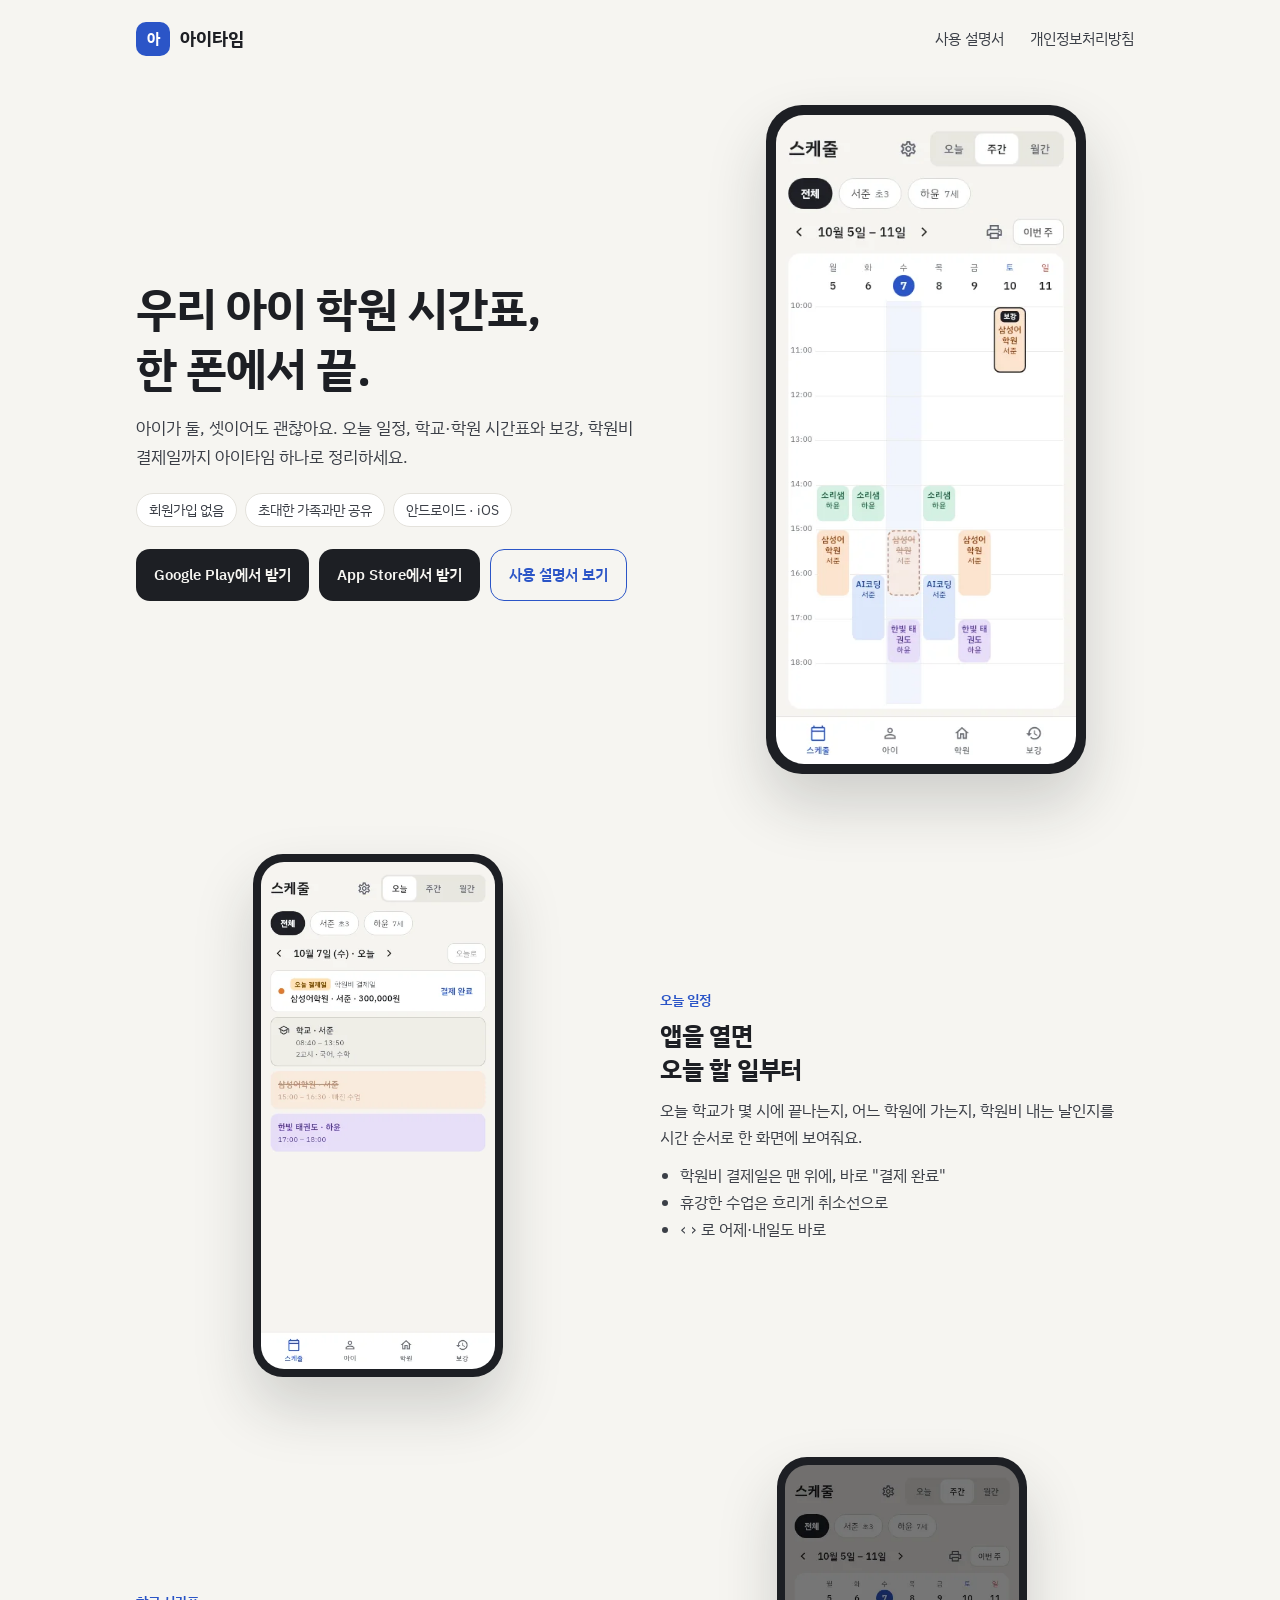
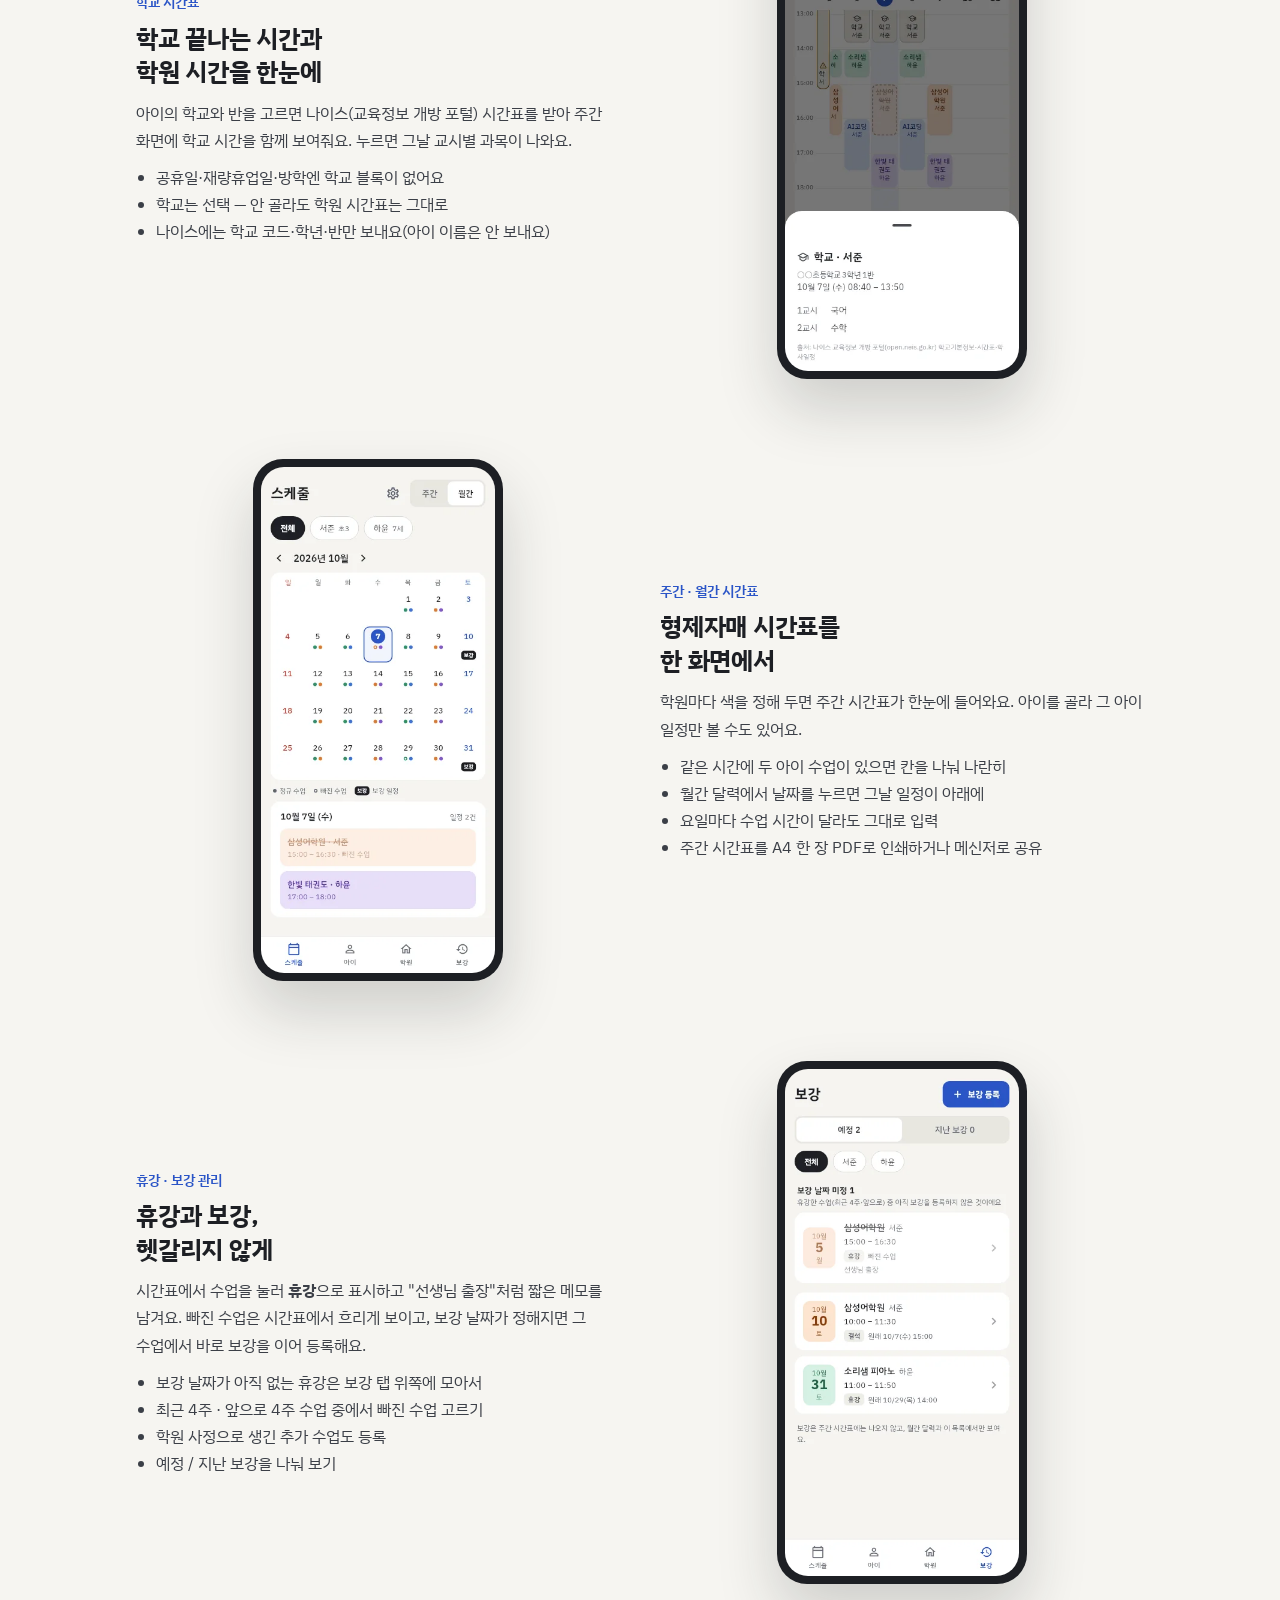
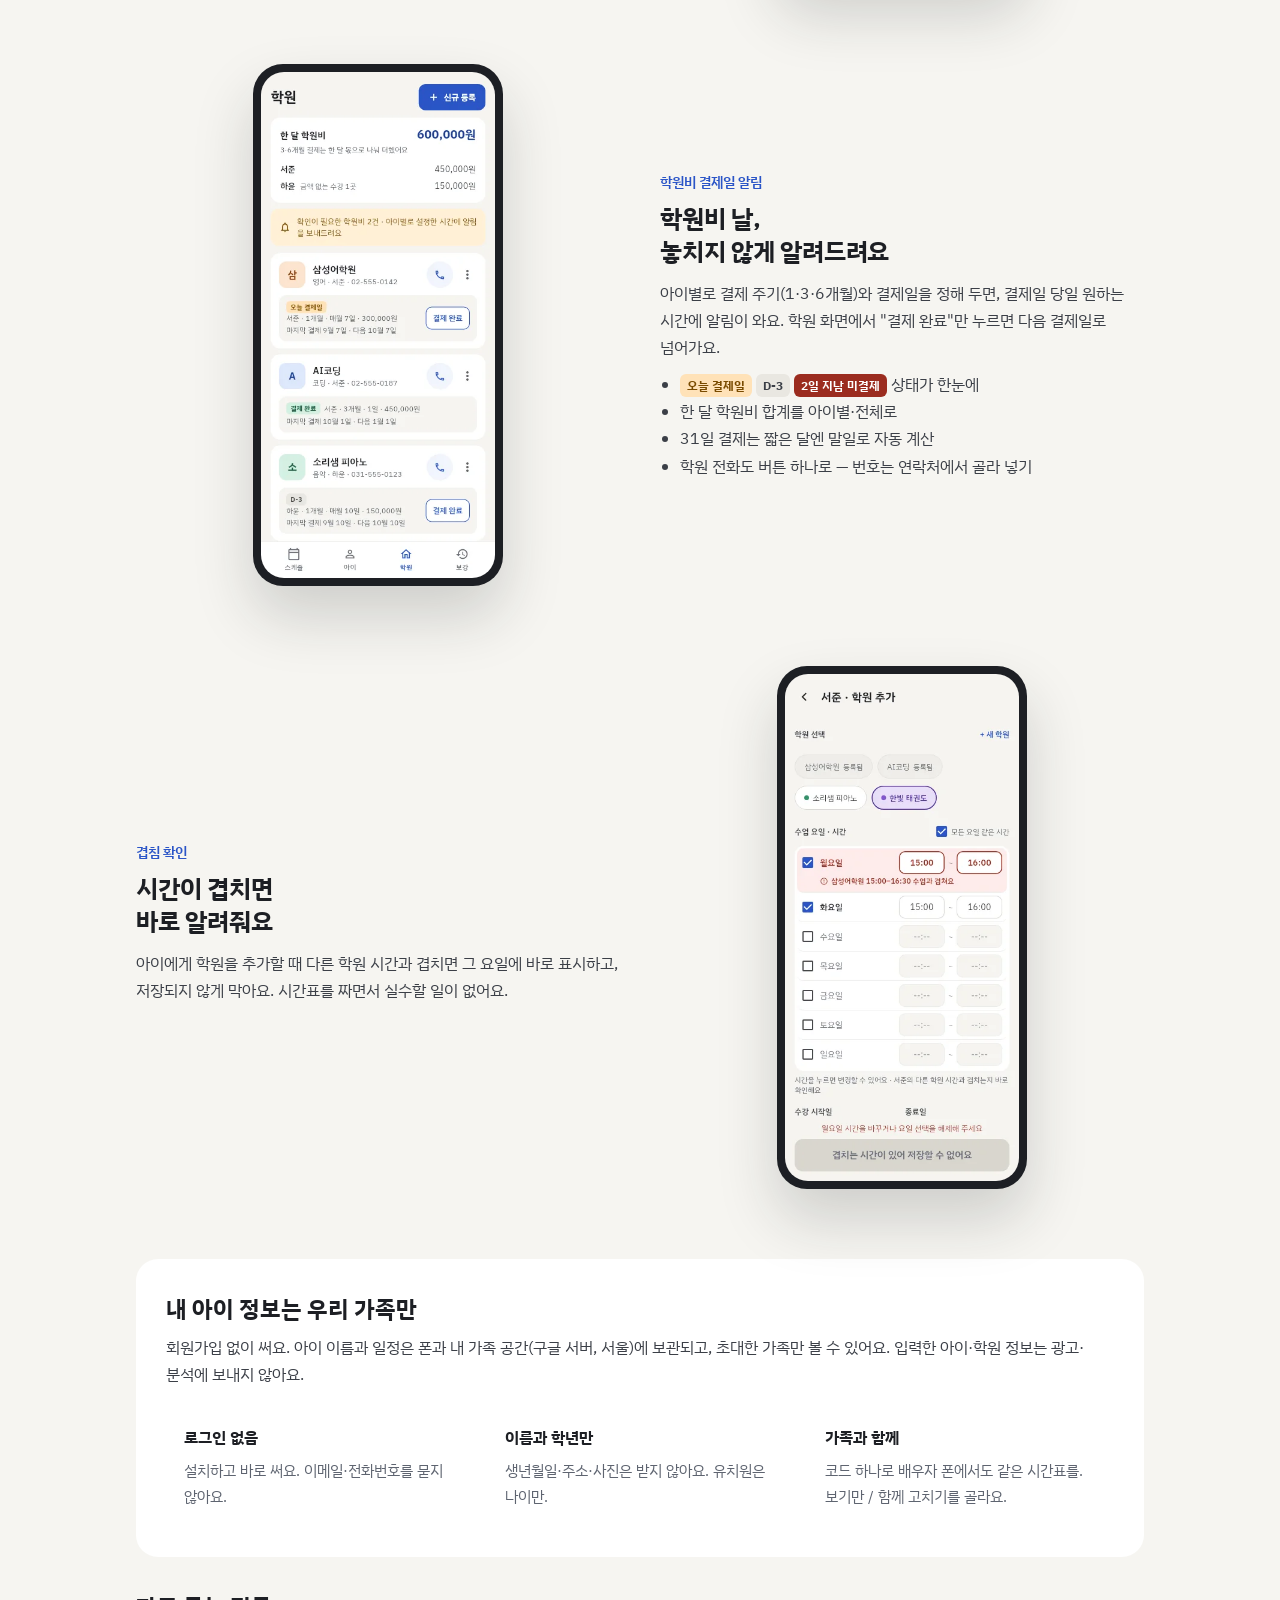
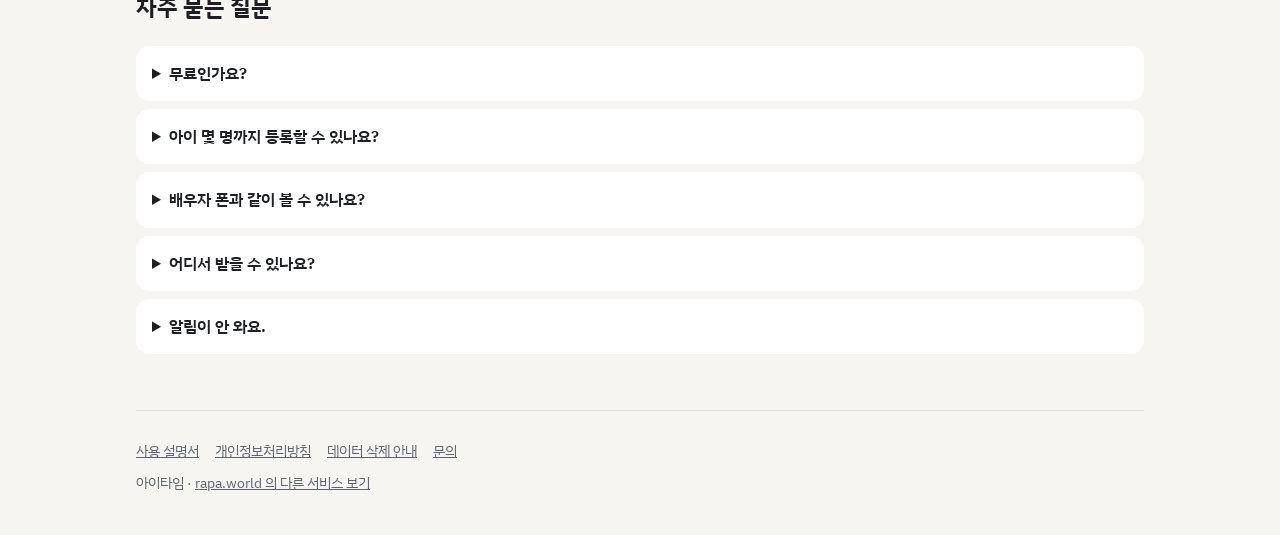
<file: index.html>
<!doctype html>
<html lang="ko">
<head>
<meta charset="utf-8">
<meta name="viewport" content="width=device-width, initial-scale=1">
<title>아이타임 - 학원 시간표·스케줄 관리</title>
<meta name="description" content="아이 학원 스케줄과 학원 시간표, 휴강·보강, 학원비 결제일을 한 폰에서 관리하는 앱. 주간 시간표 PDF 인쇄, 한 달 학원비 합계. 회원가입 없이, 초대한 가족과만 공유.">
<link rel="canonical" href="https://itime.rapa.world/">
<meta name="naver-site-verification" content="1edefe4f5201617ffe32a76230c9047febd0429f" />
<meta property="og:title" content="아이타임 - 학원 시간표·스케줄 관리">
<meta property="og:description" content="여러 자녀의 학원 시간표·보강·학원비 결제일을 한 폰에서.">
<meta property="og:image" content="https://itime.rapa.world/img/week.webp">
<meta property="og:url" content="https://itime.rapa.world/">
<link rel="preconnect" href="https://fonts.googleapis.com">
<link rel="stylesheet" href="https://fonts.googleapis.com/css2?family=IBM+Plex+Sans+KR:wght@400;500;600;700&display=swap">
<link rel="stylesheet" href="site.css">
</head>
<body>
<div class="wrap">
  <header class="top">
    <a class="brand" href="./"><span class="mark">아</span>아이타임</a>
    <nav>
      <a href="manual/">사용 설명서</a>
      <a href="privacy.html">개인정보처리방침</a>
    </nav>
  </header>

  <main>
    <section class="hero">
      <div>
        <h1>우리 아이 학원 시간표,<br>한 폰에서 끝.</h1>
        <p class="lead">아이가 둘, 셋이어도 괜찮아요. 오늘 일정, 학교·학원 시간표와 보강, 학원비 결제일까지
          아이타임 하나로 정리하세요.</p>
        <ul class="pill-row">
          <li>회원가입 없음</li><li>초대한 가족과만 공유</li><li>안드로이드 · iOS</li>
        </ul>
        <div class="badges">
          <a class="badge" href="https://play.google.com/store/apps/details?id=world.rapa.itime">Google Play에서 받기</a>
          <a class="badge" href="https://apps.apple.com/kr/app/id6820351484">App Store에서 받기</a>
          <a class="badge ghost" href="manual/">사용 설명서 보기</a>
        </div>
      </div>
      <div class="phone"><img src="img/week.webp" width="390" height="844" alt="주간 시간표 화면: 요일별로 학원 블록이 색으로 표시되고, 보강으로 빠진 수업은 흐리게 보인다"></div>
    </section>

    <section class="feature">
      <div class="text">
        <div class="kicker">오늘 일정</div>
        <h2>앱을 열면<br>오늘 할 일부터</h2>
        <p>오늘 학교가 몇 시에 끝나는지, 어느 학원에 가는지, 학원비 내는 날인지를 시간 순서로 한 화면에 보여줘요.</p>
        <ul>
          <li>학원비 결제일은 맨 위에, 바로 "결제 완료"</li>
          <li>휴강한 수업은 흐리게 취소선으로</li>
          <li>‹ › 로 어제·내일도 바로</li>
        </ul>
      </div>
      <div class="phone sm"><img src="img/today.webp" width="390" height="844" alt="오늘 일정 화면: 학원비 결제일, 학교 08:40–13:50, 빠진 수업, 태권도 수업이 시간순으로" loading="lazy"></div>
    </section>

    <section class="feature">
      <div class="text">
        <div class="kicker">학교 시간표</div>
        <h2>학교 끝나는 시간과<br>학원 시간을 한눈에</h2>
        <p>아이의 학교와 반을 고르면 나이스(교육정보 개방 포털) 시간표를 받아 주간 화면에 학교 시간을 함께 보여줘요. 누르면 그날 교시별 과목이 나와요.</p>
        <ul>
          <li>공휴일·재량휴업일·방학엔 학교 블록이 없어요</li>
          <li>학교는 선택 — 안 골라도 학원 시간표는 그대로</li>
          <li>나이스에는 학교 코드·학년·반만 보내요(아이 이름은 안 보내요)</li>
        </ul>
      </div>
      <div class="phone sm"><img src="img/school.webp" width="390" height="844" alt="학교 블록을 누른 화면: 학교 3학년 1반의 그날 교시별 과목(1교시 국어, 2교시 수학)" loading="lazy"></div>
    </section>

    <section class="feature">
      <div class="text">
        <div class="kicker">주간 · 월간 시간표</div>
        <h2>형제자매 시간표를<br>한 화면에서</h2>
        <p>학원마다 색을 정해 두면 주간 시간표가 한눈에 들어와요. 아이를 골라 그 아이 일정만 볼 수도 있어요.</p>
        <ul>
          <li>같은 시간에 두 아이 수업이 있으면 칸을 나눠 나란히</li>
          <li>월간 달력에서 날짜를 누르면 그날 일정이 아래에</li>
          <li>요일마다 수업 시간이 달라도 그대로 입력</li>
          <li>주간 시간표를 A4 한 장 PDF로 인쇄하거나 메신저로 공유</li>
        </ul>
      </div>
      <div class="phone sm"><img src="img/month.webp" width="390" height="844" alt="월간 달력: 날짜마다 학원 색 점과 보강 배지" loading="lazy"></div>
    </section>

    <section class="feature">
      <div class="text">
        <div class="kicker">휴강 · 보강 관리</div>
        <h2>휴강과 보강,<br>헷갈리지 않게</h2>
        <p>시간표에서 수업을 눌러 <strong>휴강</strong>으로 표시하고 "선생님 출장"처럼 짧은 메모를 남겨요.
          빠진 수업은 시간표에서 흐리게 보이고, 보강 날짜가 정해지면 그 수업에서 바로 보강을 이어 등록해요.</p>
        <ul>
          <li>보강 날짜가 아직 없는 휴강은 보강 탭 위쪽에 모아서</li>
          <li>최근 4주 · 앞으로 4주 수업 중에서 빠진 수업 고르기</li>
          <li>학원 사정으로 생긴 추가 수업도 등록</li>
          <li>예정 / 지난 보강을 나눠 보기</li>
        </ul>
      </div>
      <div class="phone sm"><img src="img/makeups.webp" width="390" height="844" alt="보강 목록: 보강 날짜 미정인 휴강과 예정된 보강, 사유와 원래 수업" loading="lazy"></div>
    </section>

    <section class="feature">
      <div class="text">
        <div class="kicker">학원비 결제일 알림</div>
        <h2>학원비 날,<br>놓치지 않게 알려드려요</h2>
        <p>아이별로 결제 주기(1·3·6개월)와 결제일을 정해 두면, 결제일 당일 원하는 시간에 알림이 와요.
          학원 화면에서 "결제 완료"만 누르면 다음 결제일로 넘어가요.</p>
        <ul>
          <li><span class="tag t-today">오늘 결제일</span> <span class="tag t-soon">D-3</span> <span class="tag t-over">2일 지남 미결제</span> 상태가 한눈에</li>
          <li>한 달 학원비 합계를 아이별·전체로</li>
          <li>31일 결제는 짧은 달엔 말일로 자동 계산</li>
          <li>학원 전화도 버튼 하나로 — 번호는 연락처에서 골라 넣기</li>
        </ul>
      </div>
      <div class="phone sm"><img src="img/academies.webp" width="390" height="844" alt="학원 관리 화면: 맨 위 한 달 학원비 합계(아이별·전체), 학원비 상태와 결제 완료 버튼, 전화 버튼" loading="lazy"></div>
    </section>

    <section class="feature">
      <div class="text">
        <div class="kicker">겹침 확인</div>
        <h2>시간이 겹치면<br>바로 알려줘요</h2>
        <p>아이에게 학원을 추가할 때 다른 학원 시간과 겹치면 그 요일에 바로 표시하고, 저장되지 않게 막아요.
          시간표를 짜면서 실수할 일이 없어요.</p>
      </div>
      <div class="phone sm"><img src="img/enroll.webp" width="390" height="844" alt="학원 추가 화면: 월요일이 다른 학원과 겹친다는 빨간 안내" loading="lazy"></div>
    </section>

    <div class="band">
      <h2>내 아이 정보는 우리 가족만</h2>
      <p style="color:var(--label);margin:0">회원가입 없이 써요. 아이 이름과 일정은 폰과 내 가족 공간(구글 서버, 서울)에 보관되고, 초대한 가족만 볼 수 있어요. 입력한 아이·학원 정보는 광고·분석에 보내지 않아요.</p>
      <div class="cards">
        <div class="card"><h3>로그인 없음</h3><p>설치하고 바로 써요. 이메일·전화번호를 묻지 않아요.</p></div>
        <div class="card"><h3>이름과 학년만</h3><p>생년월일·주소·사진은 받지 않아요. 유치원은 나이만.</p></div>
        <div class="card"><h3>가족과 함께</h3><p>코드 하나로 배우자 폰에서도 같은 시간표를. 보기만 / 함께 고치기를 골라요.</p></div>
      </div>
    </div>

    <section>
      <h2 style="font-size:1.45rem">자주 묻는 질문</h2>
      <details><summary>무료인가요?</summary><p>네, 무료예요. 탭 화면 아래에 작은 배너 광고가 하나 있고, 안드로이드에서는 앱을 닫을 때 묻는 창에도 광고가 하나 있어요. 입력하는 화면에는 광고가 없어요.</p></details>
      <details><summary>아이 몇 명까지 등록할 수 있나요?</summary><p>제한이 없어요. 아이마다 다니는 학원과 시간, 학원비를 따로 관리해요.</p></details>
      <details><summary>배우자 폰과 같이 볼 수 있나요?</summary><p>네. 설정 › 가족 공유에서 초대 코드를 보내면, 배우자 폰에서 같은 시간표를 보거나 함께 고칠 수 있어요.</p></details>
      <details><summary>어디서 받을 수 있나요?</summary><p>안드로이드는 <a href="https://play.google.com/store/apps/details?id=world.rapa.itime">Google Play</a>에서 받을 수 있어요. 아이폰은 <a href="https://apps.apple.com/kr/app/id6820351484">App Store</a>에서 받을 수 있어요.</p></details>
      <details><summary>알림이 안 와요.</summary><p>휴대폰 설정에서 아이타임 알림이 켜져 있는지 확인해 주세요. 자세한 방법은 <a href="manual/#faq">사용 설명서</a>에 있어요.</p></details>
    </section>
  </main>

  <footer class="site">
    <div class="links">
      <a href="manual/">사용 설명서</a>
      <a href="privacy.html">개인정보처리방침</a>
      <a href="account-deletion.html">데이터 삭제 안내</a>
      <a href="mailto:fready.shin@gmail.com?subject=%5B%EC%95%84%EC%9D%B4%ED%83%80%EC%9E%84%5D%20%EB%AC%B8%EC%9D%98">문의</a>
    </div>
    아이타임 · <a href="https://rapa.world/">rapa.world 의 다른 서비스 보기</a>
  </footer>
</div>
</body>
</html>
</file>
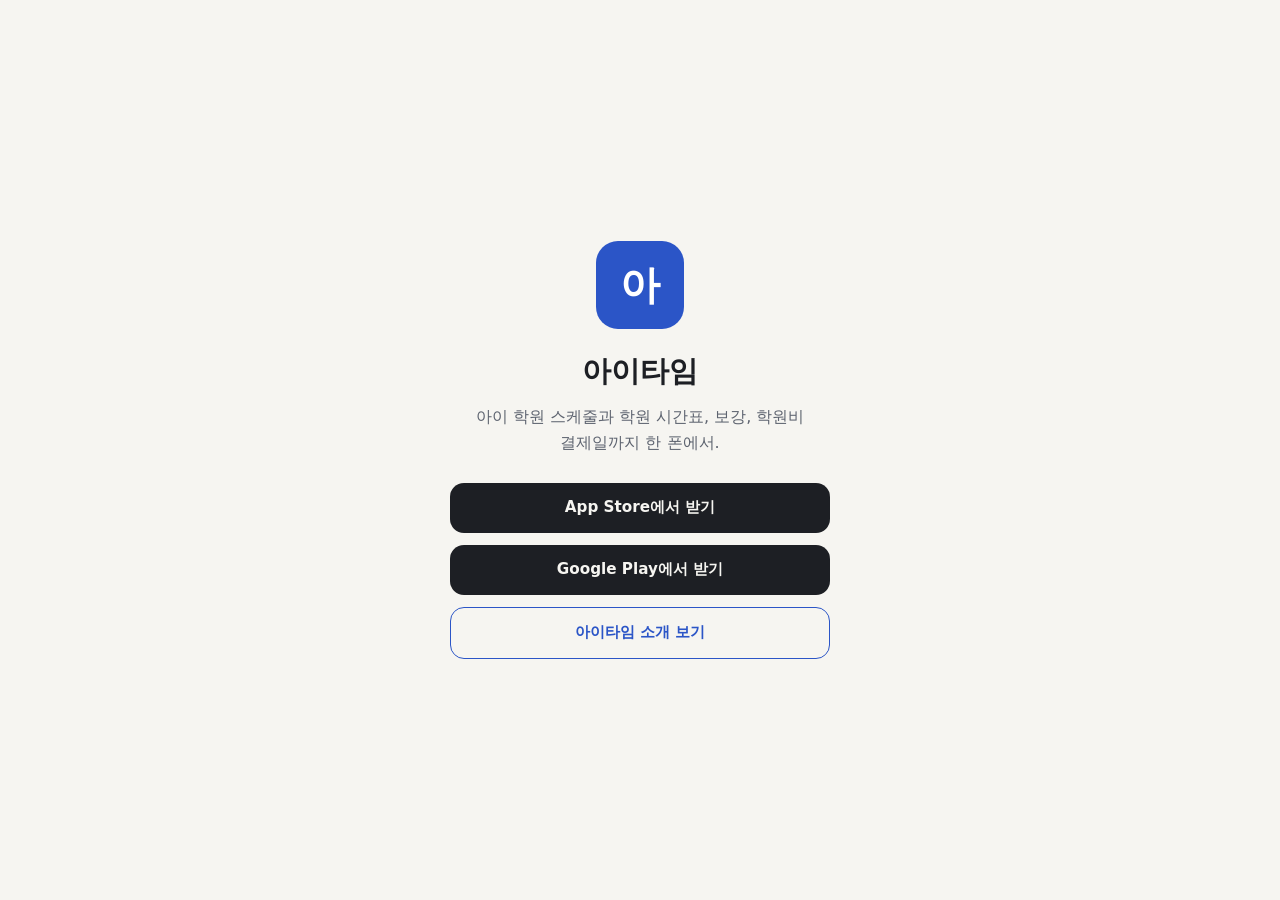
<file: download/index.html>
<!doctype html>
<html lang="ko">
<head>
<meta charset="utf-8">
<meta name="viewport" content="width=device-width, initial-scale=1">
<title>아이타임 받기</title>
<meta name="description" content="아이 학원 스케줄과 학원 시간표, 보강, 학원비 결제일까지 한 폰에서 — 아이타임을 받으세요.">
<meta name="robots" content="noindex">
<link rel="canonical" href="https://itime.rapa.world/download/">
<script>
// 설치 출처 페이지(#40, 공통 MARKETING.md 3절). ?from=<채널키> → Play 설치 출처(utm). 키는 docs/marketing/config.md 「채널 키」.
// App Store 는 캠페인 토큰(pt)이 없어 출처를 넘기지 않는다 — 아이폰 설치 수는 App Store Connect 분석의 웹 참조 기준.
(function () {
  var ua = navigator.userAgent || "";
  var isIOS = /iPhone|iPad|iPod/i.test(ua) || (navigator.platform === "MacIntel" && navigator.maxTouchPoints > 1);
  var isAndroid = /Android/i.test(ua);
  var REF = {
    reel: "utm_source=instagram&utm_medium=reel",
    shorts: "utm_source=youtube&utm_medium=shorts",
    blog: "utm_source=naver_blog&utm_medium=post",
    thread: "utm_source=community&utm_medium=post",
    qr: "utm_source=qr&utm_medium=offline",
    ikey: "utm_source=ikey&utm_medium=cross_promo"
  };
  var ref = REF[new URLSearchParams(location.search).get("from")];
  var play = "https://play.google.com/store/apps/details?id=world.rapa.itime" + (ref ? "&referrer=" + encodeURIComponent(ref) : "");
  var target = isIOS ? "https://apps.apple.com/kr/app/id6820351484" : (isAndroid ? play : null);
  if (target) {
    document.documentElement.className = "redirecting";
    window.location.replace(target);
  }
})();
</script>
<link rel="stylesheet" href="../site.css">
<style>
  .dl { min-height: 100vh; display: flex; align-items: center; justify-content: center; padding: 24px 16px; }
  .dl main { width: 100%; max-width: 380px; text-align: center; }
  .dl .mark { width: 88px; height: 88px; border-radius: 22px; margin: 0 auto 18px; display: grid; place-items: center;
    background: var(--primary); color: #fff; font-size: 40px; font-weight: 700; }
  .dl h1 { margin: 0 0 8px; font-size: 1.8rem; }
  .dl p { margin: 0; color: var(--sub); line-height: 1.6; }
  .dl .status { display: none; margin-top: 22px; color: var(--ink); }
  .redirecting .dl .status { display: block; }
  .dl .stores { margin-top: 28px; display: grid; gap: 12px; }
  .dl .stores .badge { justify-content: center; }
</style>
</head>
<body class="dl">
<main>
  <div class="mark" aria-hidden="true">아</div>
  <h1>아이타임</h1>
  <p>아이 학원 스케줄과 학원 시간표, 보강, 학원비 결제일까지 한 폰에서.</p>
  <p class="status">스토어로 이동하고 있어요. 안 넘어가면 아래 버튼을 눌러 주세요.</p>
  <nav class="stores" aria-label="스토어 선택">
    <a class="badge" href="https://apps.apple.com/kr/app/id6820351484">App Store에서 받기</a>
    <a class="badge" href="https://play.google.com/store/apps/details?id=world.rapa.itime">Google Play에서 받기</a>
    <a class="badge ghost" href="../">아이타임 소개 보기</a>
  </nav>
</main>
</body>
</html>
</file>
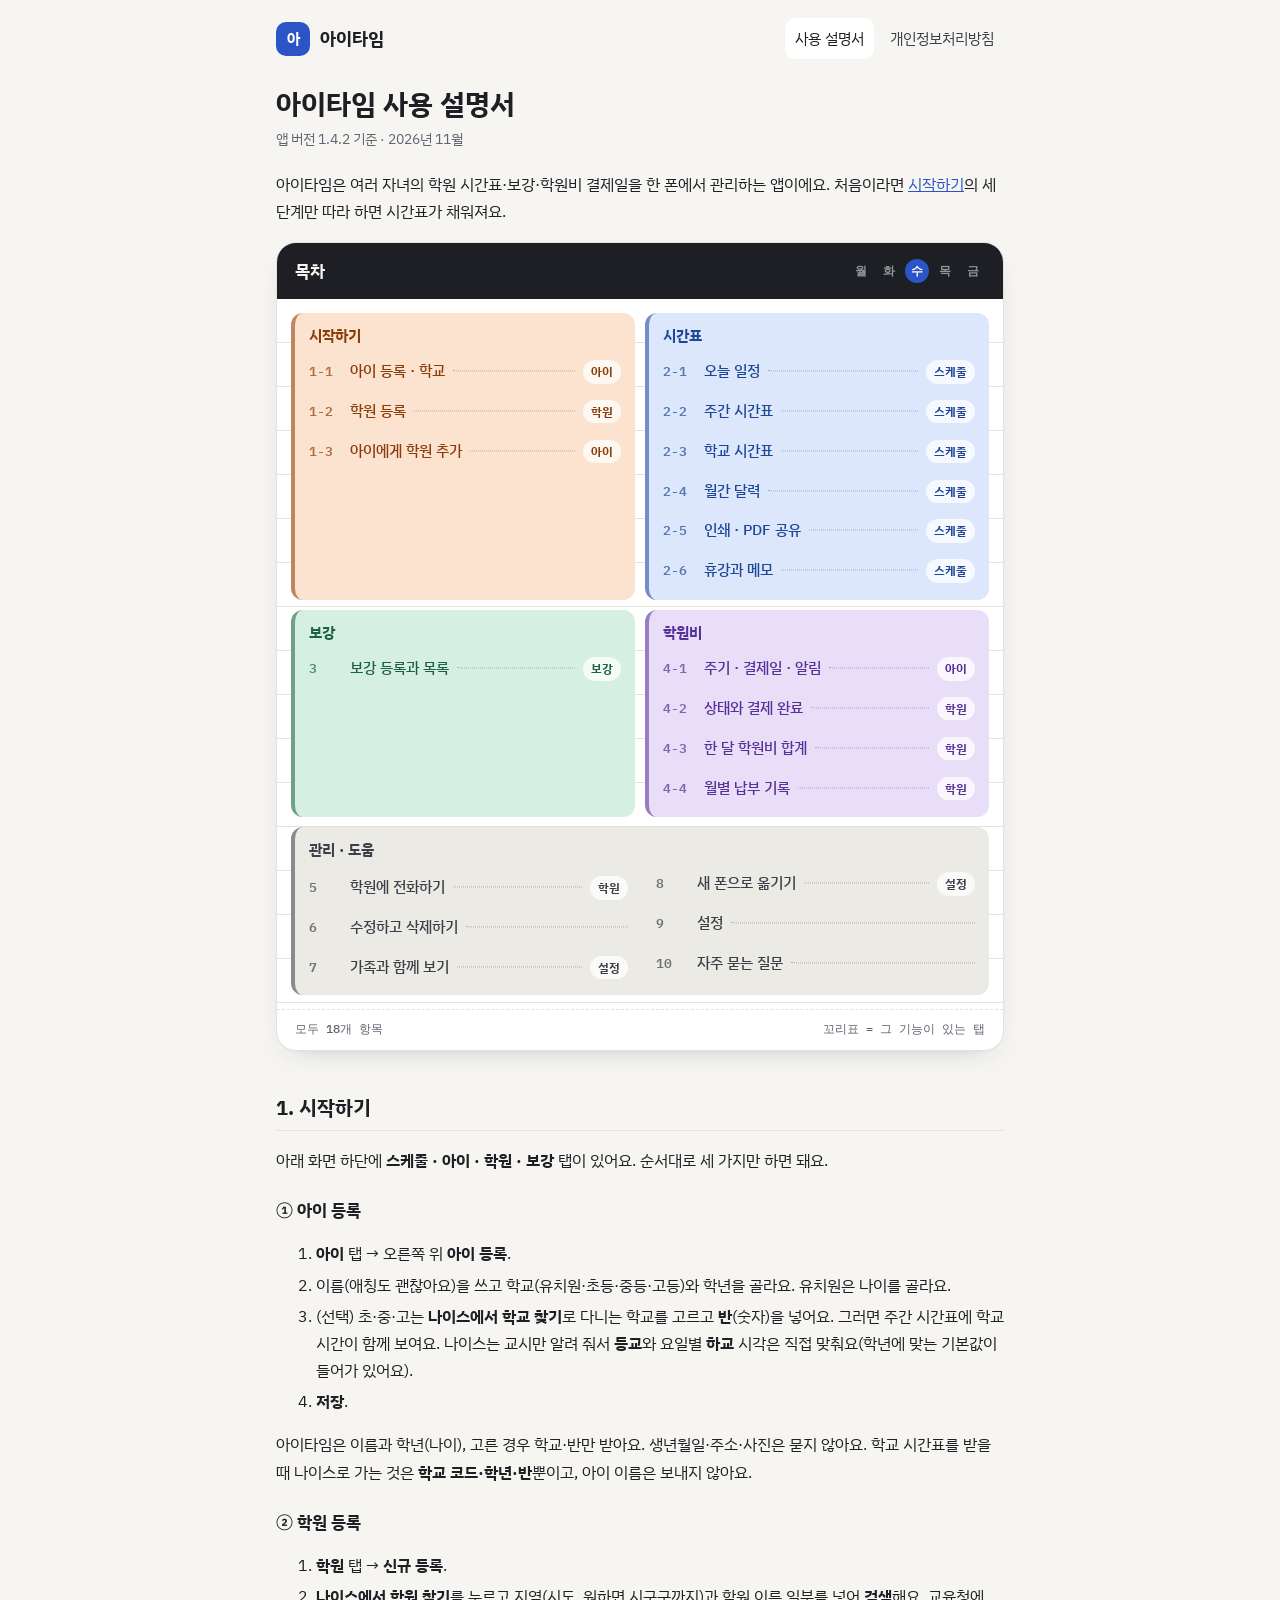
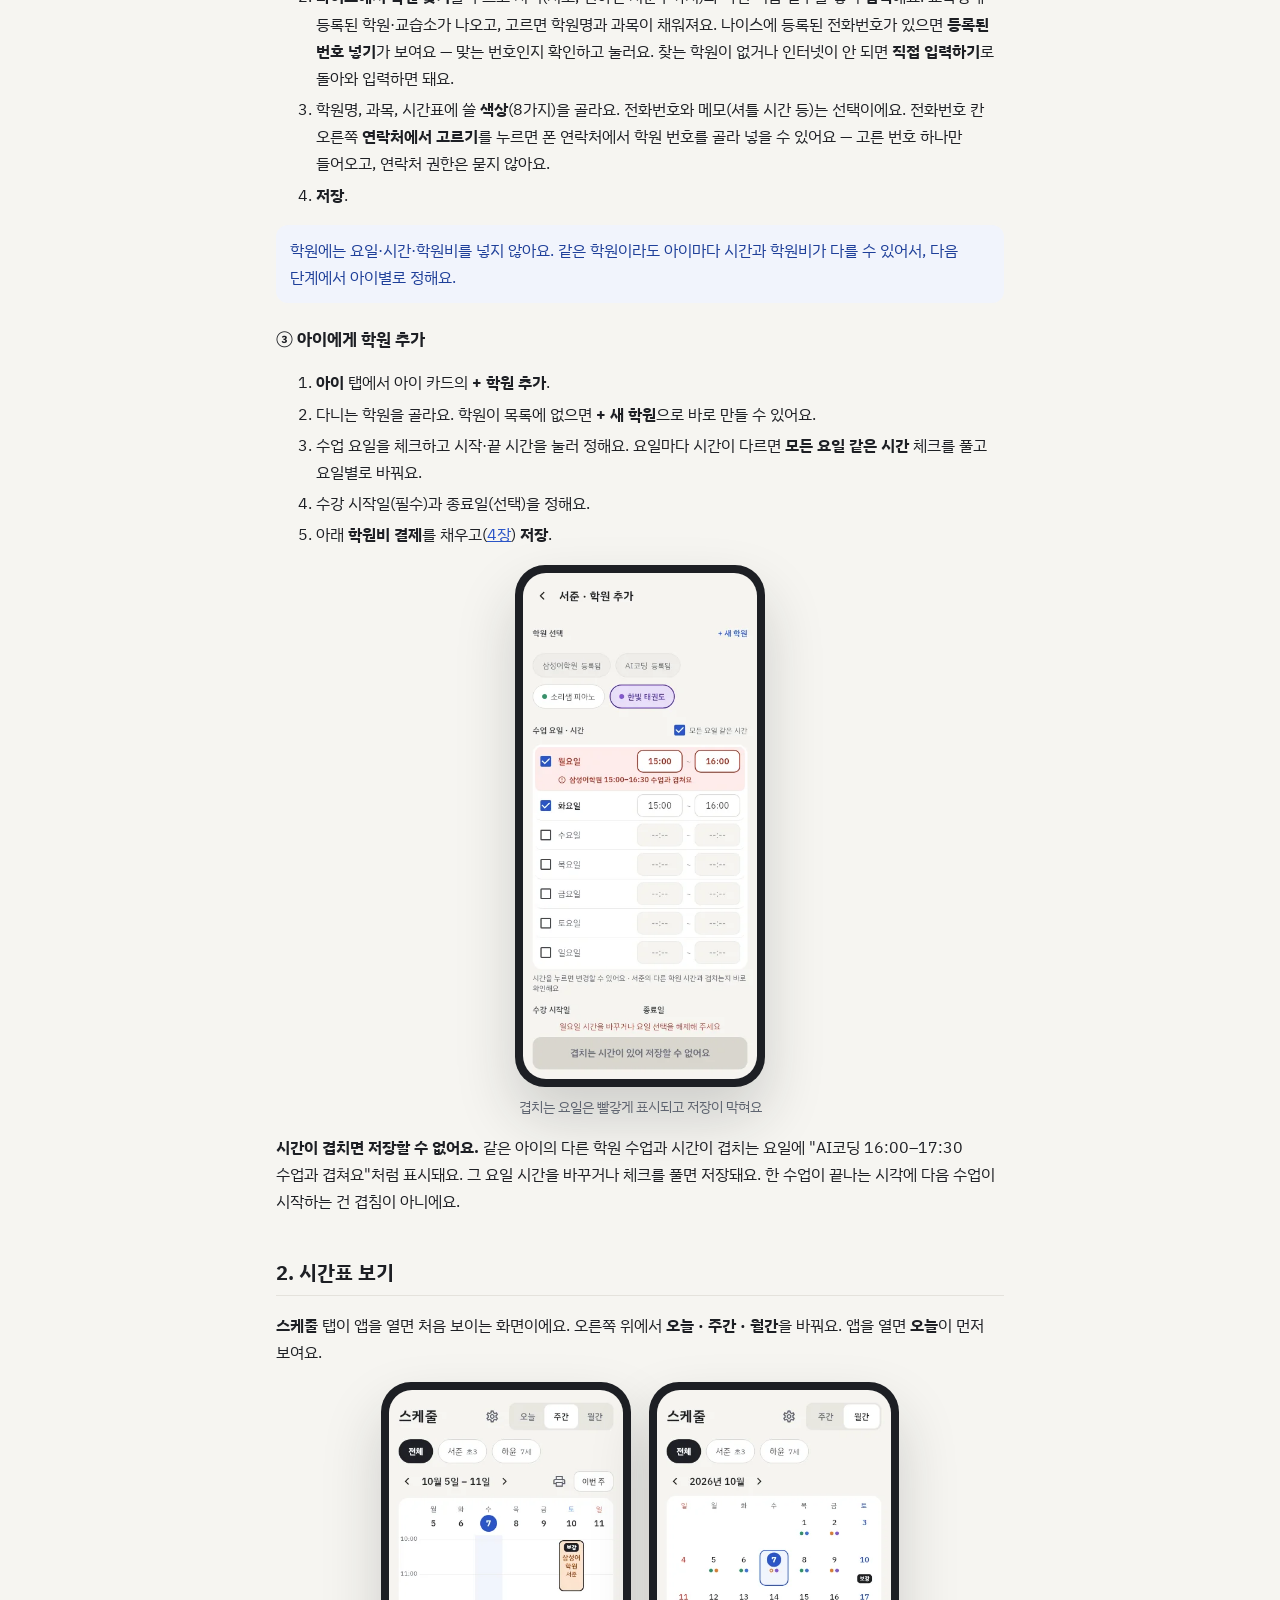
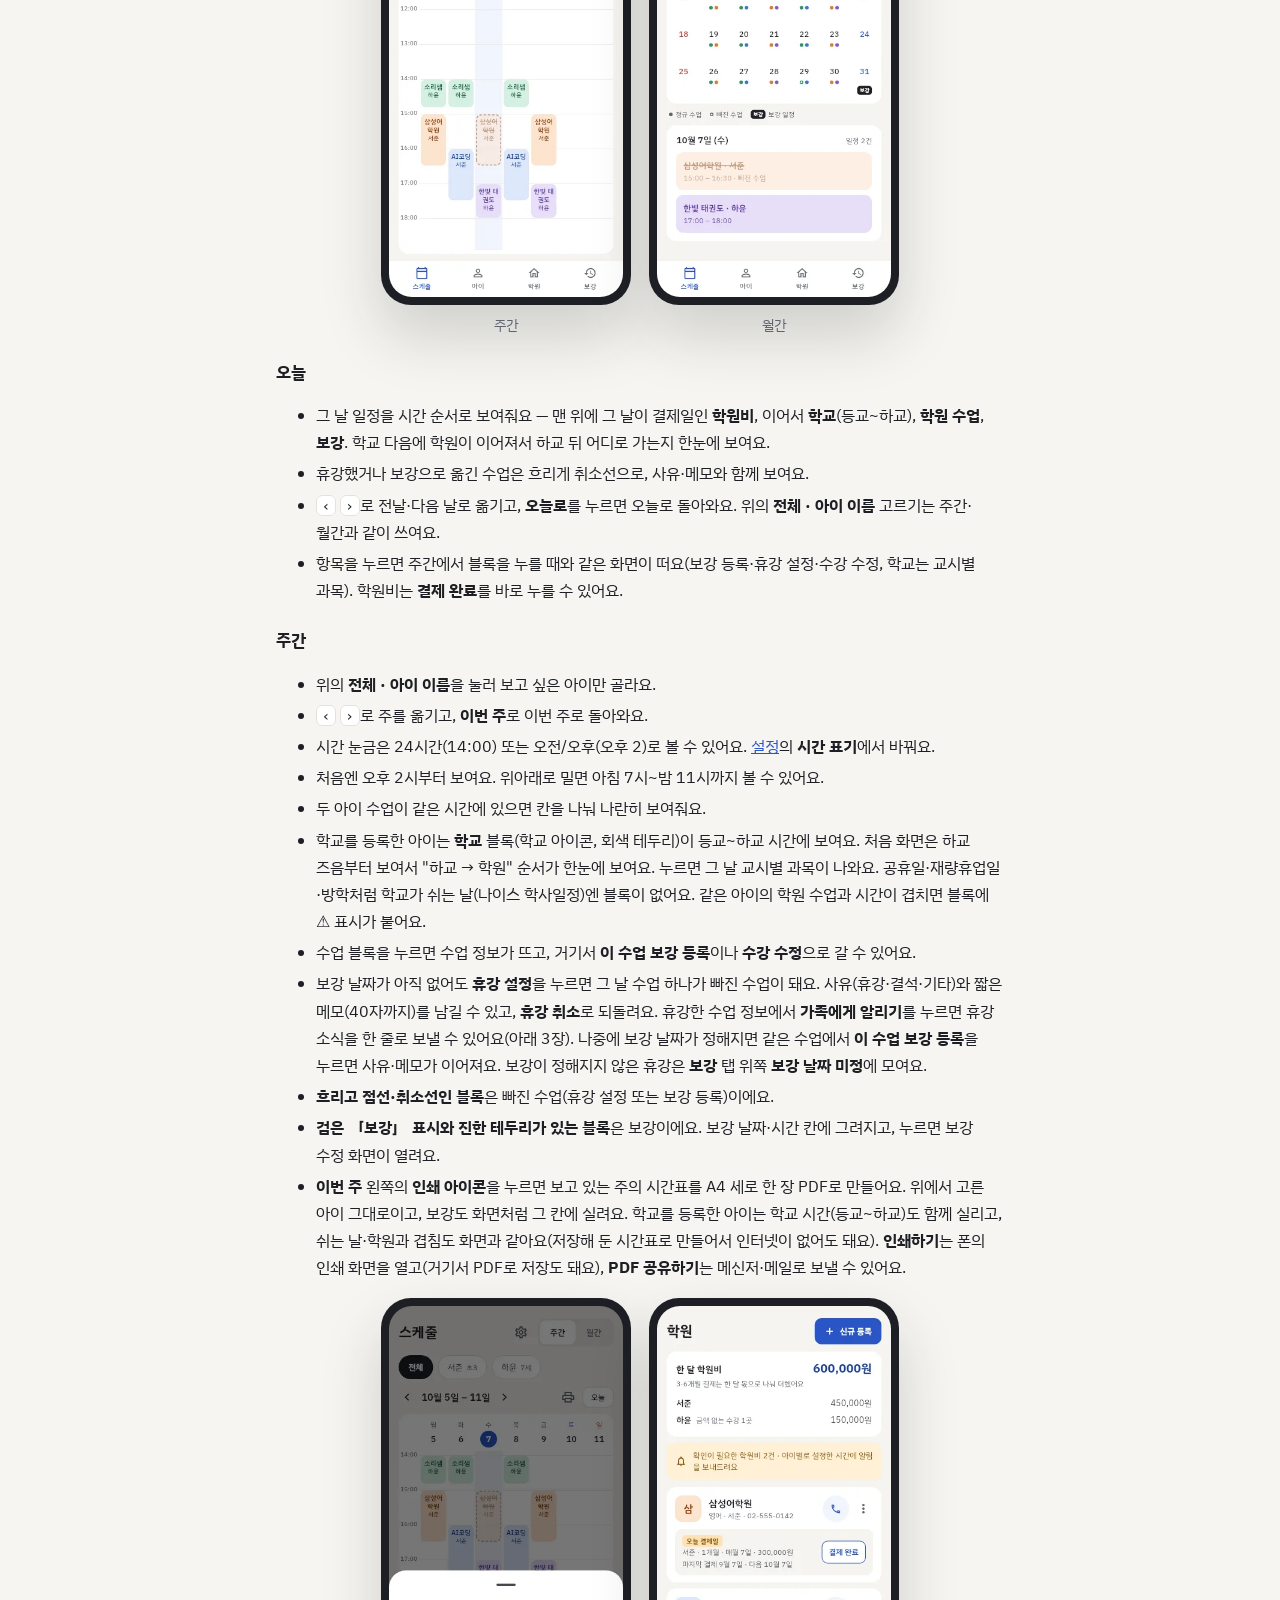
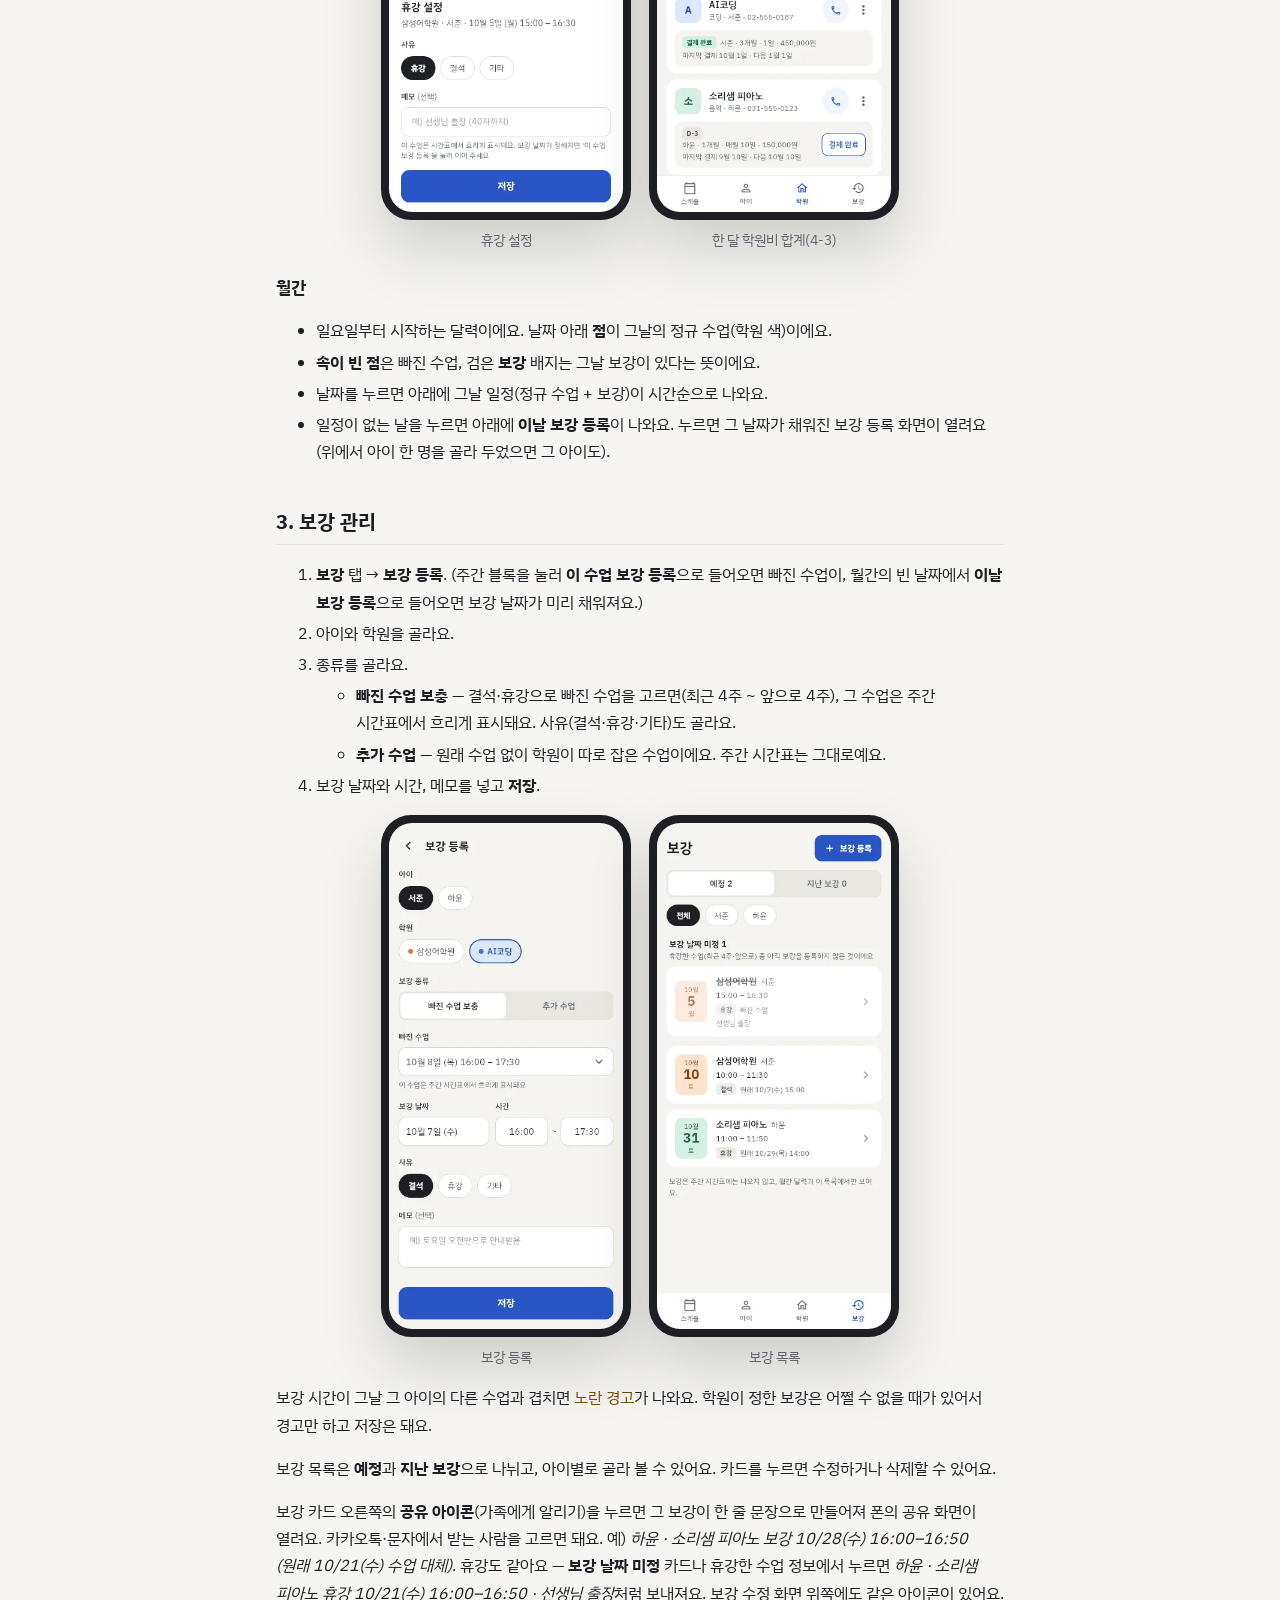
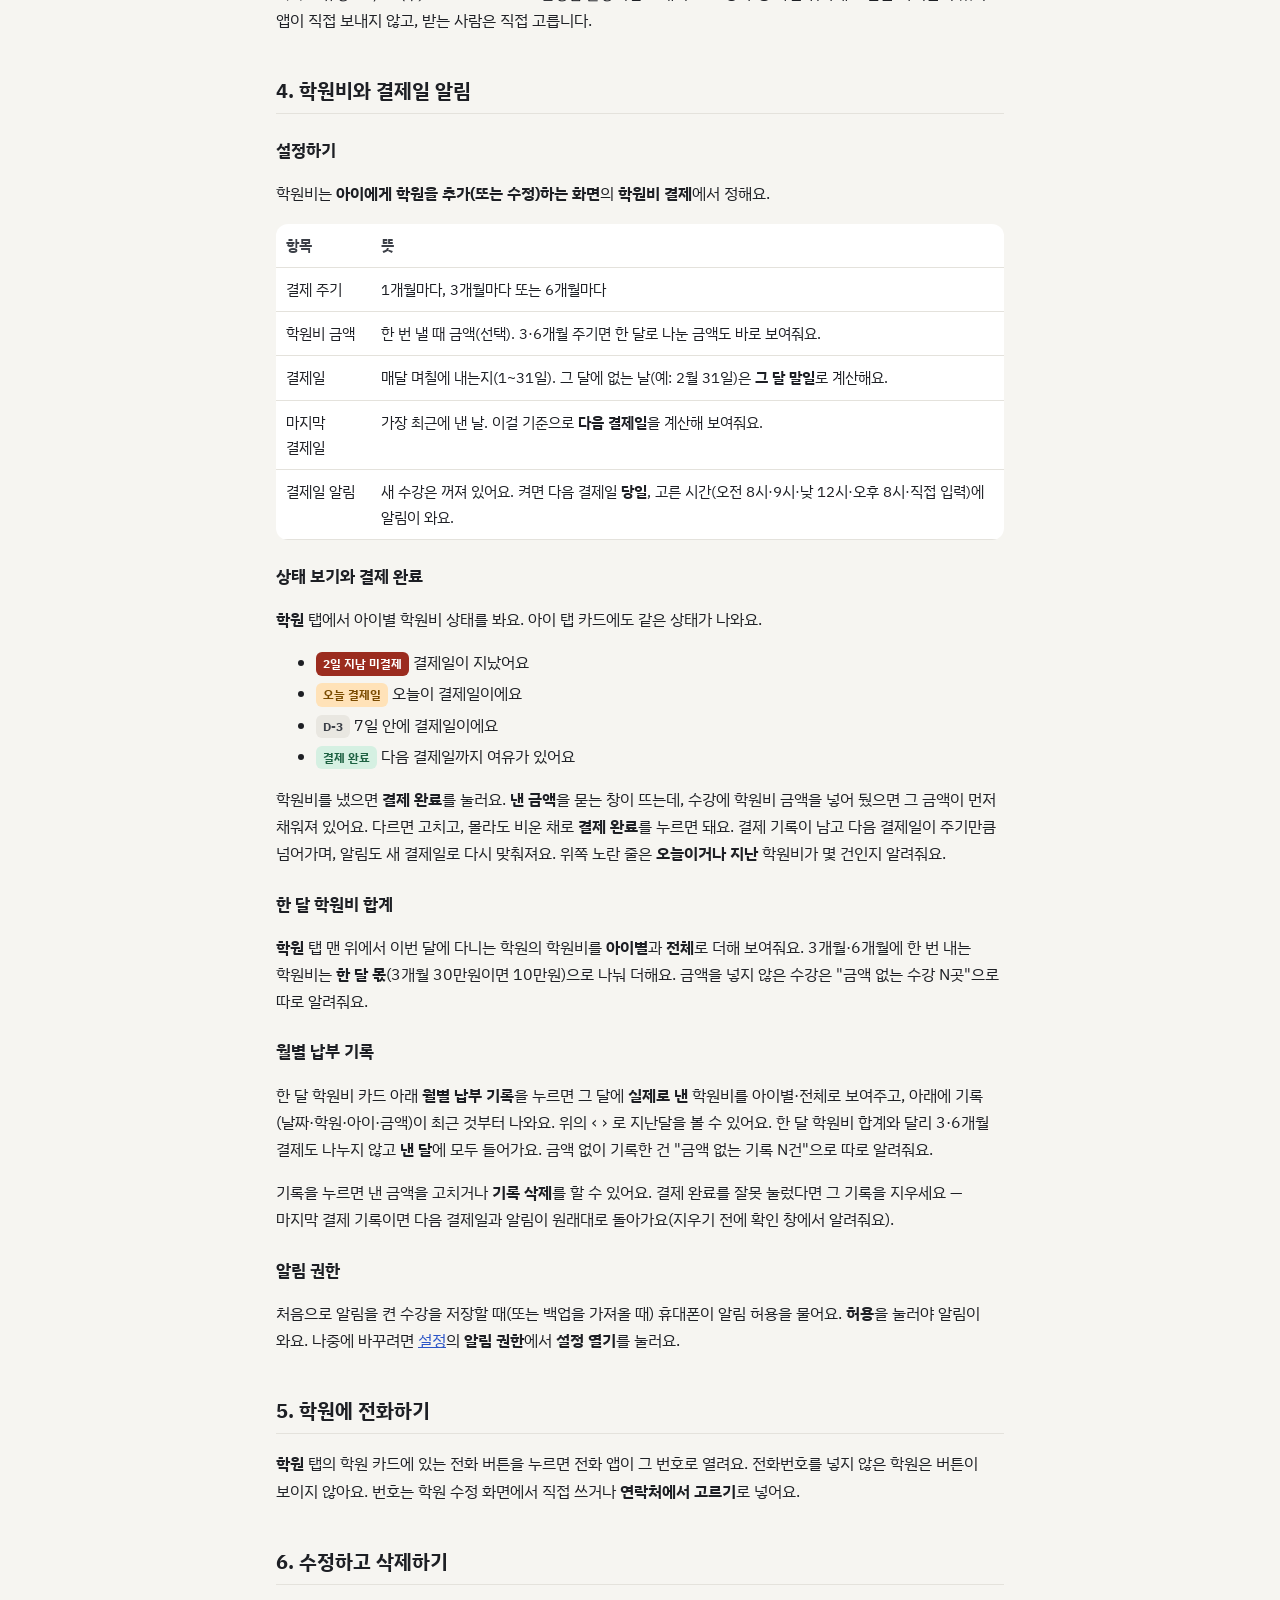
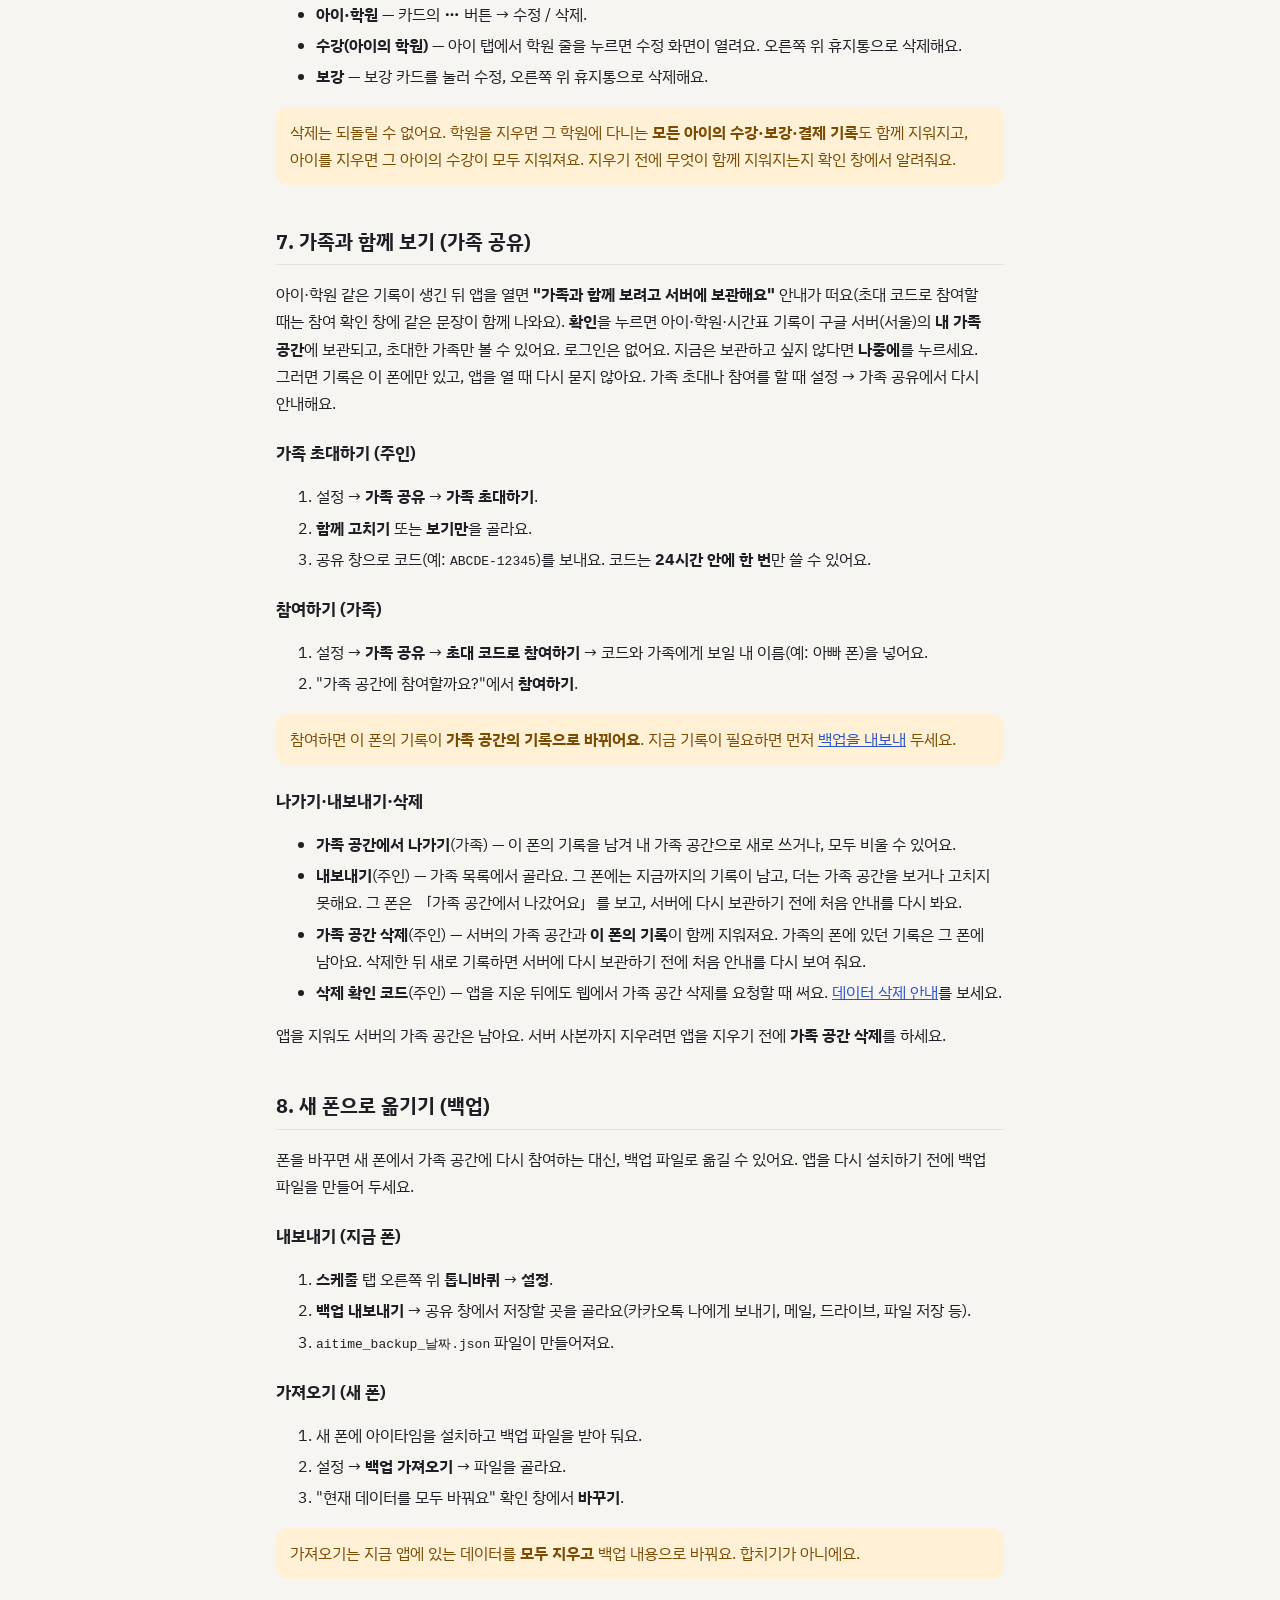
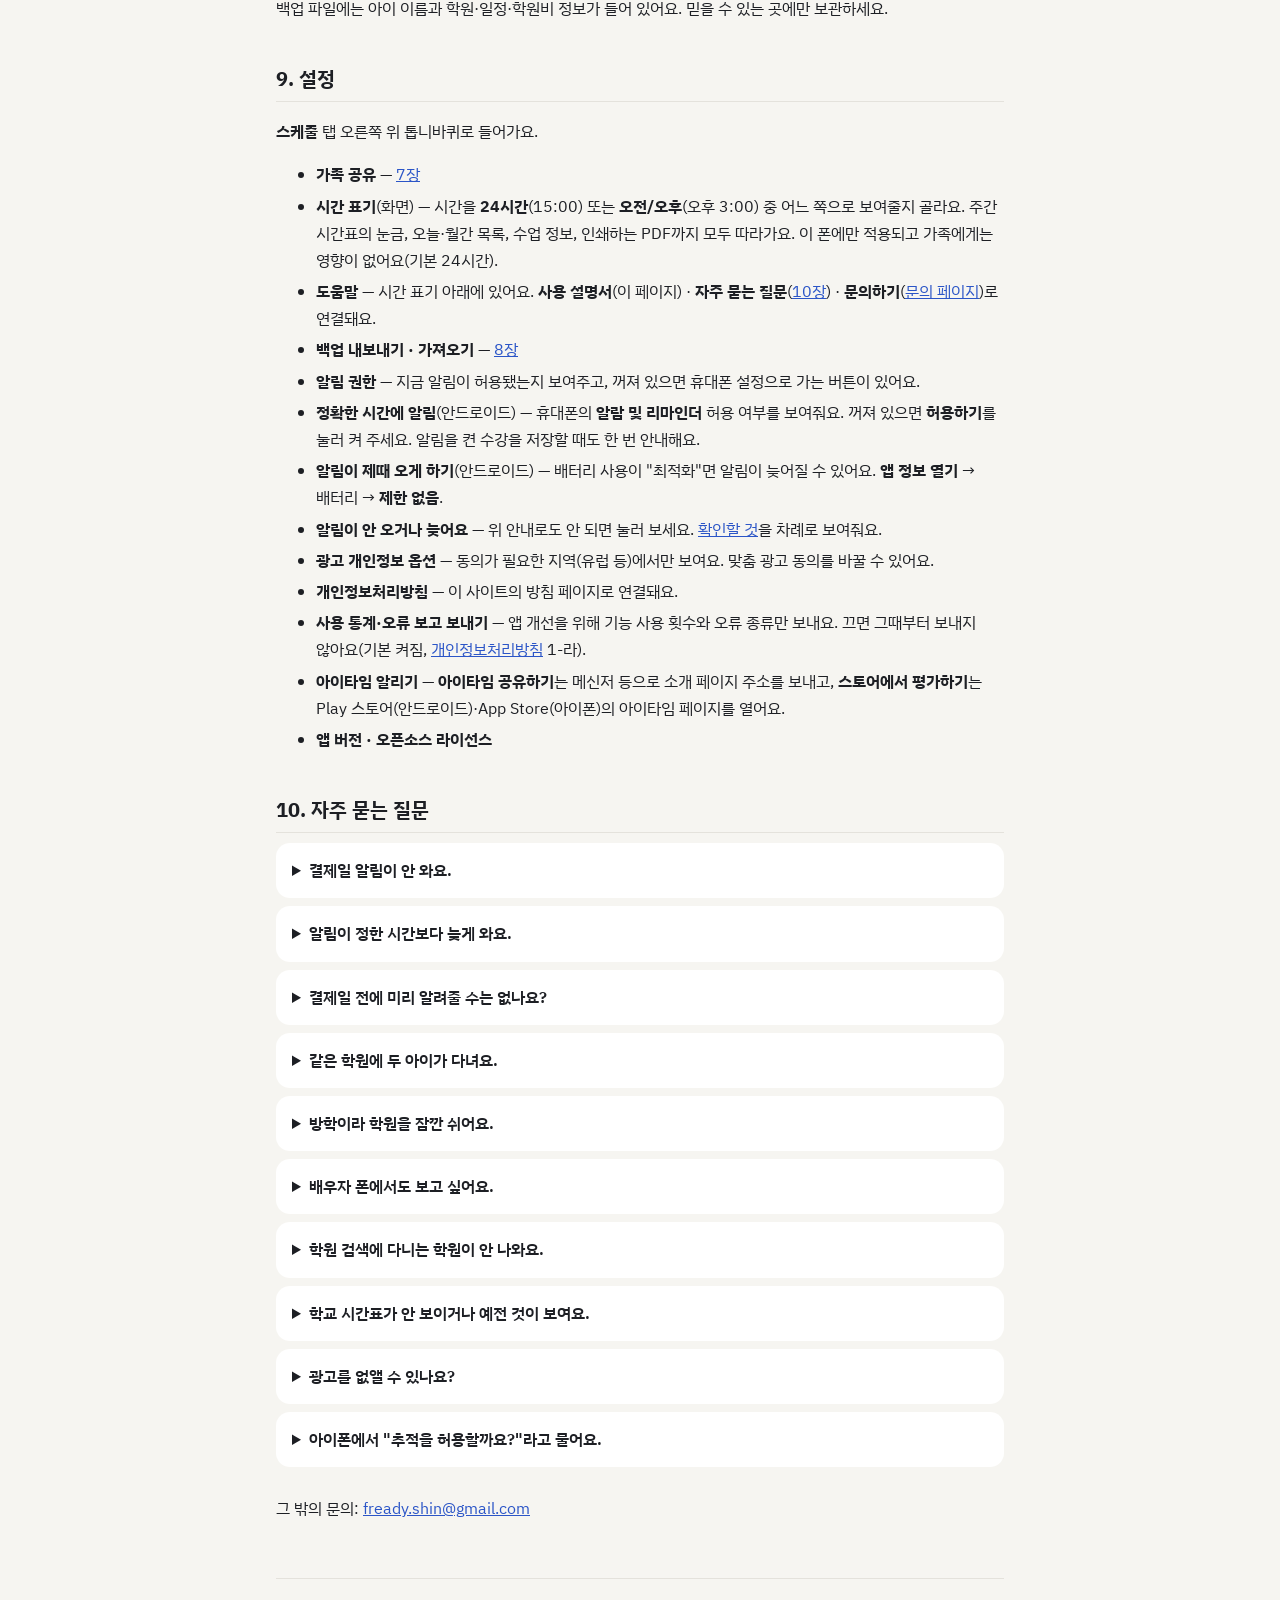
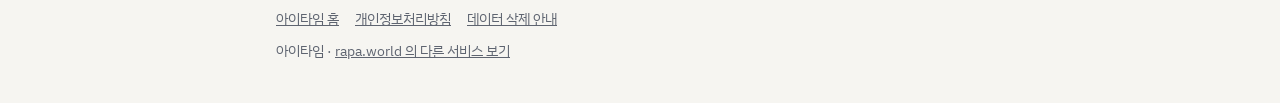
<file: manual/index.html>
<!doctype html>
<html lang="ko">
<head>
<meta charset="utf-8">
<meta name="viewport" content="width=device-width, initial-scale=1">
<title>아이타임 사용 설명서</title>
<meta name="description" content="아이타임 사용 설명서 — 아이·학원 등록, 시간표, 보강, 학원비 알림, 백업으로 폰 옮기기.">
<link rel="canonical" href="https://itime.rapa.world/manual/">
<link rel="preconnect" href="https://fonts.googleapis.com">
<link rel="stylesheet" href="https://fonts.googleapis.com/css2?family=IBM+Plex+Mono:wght@500;600&family=IBM+Plex+Sans+KR:wght@400;500;600;700&display=swap">
<link rel="stylesheet" href="../site.css">
</head>
<body>
<div class="wrap narrow">
  <header class="top">
    <a class="brand" href="../"><span class="mark">아</span>아이타임</a>
    <nav>
      <a href="./" aria-current="page">사용 설명서</a>
      <a href="../privacy.html">개인정보처리방침</a>
    </nav>
  </header>

  <main class="doc">
    <h1>아이타임 사용 설명서</h1>
    <div class="date">앱 버전 1.4.2 기준 · 2026년 11월</div>

    <p>아이타임은 여러 자녀의 학원 시간표·보강·학원비 결제일을 한 폰에서 관리하는 앱이에요.
      처음이라면 <a href="#start">시작하기</a>의 세 단계만 따라 하면 시간표가 채워져요.</p>

    <nav class="toc" aria-label="목차">
      <div class="tt-head">
        <span class="tt-title">목차</span>
        <span class="tt-days" aria-hidden="true"><i>월</i><i>화</i><i class="on">수</i><i>목</i><i>금</i></span>
      </div>
      <div class="tt-grid">
      <section class="tt-blk c-o">
        <div class="tt-name">시작하기</div>
        <ol>
          <li><a href="#kid"><span class="n">1-1</span><span class="t">아이 등록 · 학교</span><span class="tab">아이</span></a></li>
          <li><a href="#academy"><span class="n">1-2</span><span class="t">학원 등록</span><span class="tab">학원</span></a></li>
          <li><a href="#enroll"><span class="n">1-3</span><span class="t">아이에게 학원 추가</span><span class="tab">아이</span></a></li>
        </ol>
      </section>
      <section class="tt-blk c-b">
        <div class="tt-name">시간표</div>
        <ol>
          <li><a href="#today"><span class="n">2-1</span><span class="t">오늘 일정</span><span class="tab">스케줄</span></a></li>
          <li><a href="#week"><span class="n">2-2</span><span class="t">주간 시간표</span><span class="tab">스케줄</span></a></li>
          <li><a href="#school"><span class="n">2-3</span><span class="t">학교 시간표</span><span class="tab">스케줄</span></a></li>
          <li><a href="#month"><span class="n">2-4</span><span class="t">월간 달력</span><span class="tab">스케줄</span></a></li>
          <li><a href="#print"><span class="n">2-5</span><span class="t">인쇄 · PDF 공유</span><span class="tab">스케줄</span></a></li>
          <li><a href="#cancel"><span class="n">2-6</span><span class="t">휴강과 메모</span><span class="tab">스케줄</span></a></li>
        </ol>
      </section>
      <section class="tt-blk c-g">
        <div class="tt-name">보강</div>
        <ol>
          <li><a href="#makeup"><span class="n">3</span><span class="t">보강 등록과 목록</span><span class="tab">보강</span></a></li>
        </ol>
      </section>
      <section class="tt-blk c-p">
        <div class="tt-name">학원비</div>
        <ol>
          <li><a href="#fee"><span class="n">4-1</span><span class="t">주기 · 결제일 · 알림</span><span class="tab">아이</span></a></li>
          <li><a href="#paid"><span class="n">4-2</span><span class="t">상태와 결제 완료</span><span class="tab">학원</span></a></li>
          <li><a href="#total"><span class="n">4-3</span><span class="t">한 달 학원비 합계</span><span class="tab">학원</span></a></li>
          <li><a href="#history"><span class="n">4-4</span><span class="t">월별 납부 기록</span><span class="tab">학원</span></a></li>
        </ol>
      </section>
      <section class="tt-blk c-n">
        <div class="tt-name">관리 · 도움</div>
        <ol>
          <li><a href="#call"><span class="n">5</span><span class="t">학원에 전화하기</span><span class="tab">학원</span></a></li>
          <li><a href="#edit"><span class="n">6</span><span class="t">수정하고 삭제하기</span></a></li>
          <li><a href="#family"><span class="n">7</span><span class="t">가족과 함께 보기</span><span class="tab">설정</span></a></li>
          <li><a href="#backup"><span class="n">8</span><span class="t">새 폰으로 옮기기</span><span class="tab">설정</span></a></li>
          <li><a href="#settings"><span class="n">9</span><span class="t">설정</span></a></li>
          <li><a href="#faq"><span class="n">10</span><span class="t">자주 묻는 질문</span></a></li>
        </ol>
      </section>
      </div>
      <div class="tt-sum"><span>모두 18개 항목</span><span>꼬리표 = 그 기능이 있는 탭</span></div>
    </nav>

    <h2 id="start">1. 시작하기</h2>
    <p>아래 화면 하단에 <strong>스케줄 · 아이 · 학원 · 보강</strong> 탭이 있어요. 순서대로 세 가지만 하면 돼요.</p>

    <h3 id="kid">① 아이 등록</h3>
    <ol>
      <li><strong>아이</strong> 탭 → 오른쪽 위 <strong>아이 등록</strong>.</li>
      <li>이름(애칭도 괜찮아요)을 쓰고 학교(유치원·초등·중등·고등)와 학년을 골라요. 유치원은 나이를 골라요.</li>
      <li>(선택) 초·중·고는 <strong>나이스에서 학교 찾기</strong>로 다니는 학교를 고르고 <strong>반</strong>(숫자)을 넣어요. 그러면 주간 시간표에 학교 시간이 함께 보여요.
        나이스는 교시만 알려 줘서 <strong>등교</strong>와 요일별 <strong>하교</strong> 시각은 직접 맞춰요(학년에 맞는 기본값이 들어가 있어요).</li>
      <li><strong>저장</strong>.</li>
    </ol>
    <p>아이타임은 이름과 학년(나이), 고른 경우 학교·반만 받아요. 생년월일·주소·사진은 묻지 않아요.
      학교 시간표를 받을 때 나이스로 가는 것은 <strong>학교 코드·학년·반</strong>뿐이고, 아이 이름은 보내지 않아요.</p>

    <h3 id="academy">② 학원 등록</h3>
    <ol>
      <li><strong>학원</strong> 탭 → <strong>신규 등록</strong>.</li>
      <li><strong>나이스에서 학원 찾기</strong>를 누르고 지역(시도, 원하면 시군구까지)과 학원 이름 일부를 넣어 <strong>검색</strong>해요. 교육청에 등록된 학원·교습소가 나오고, 고르면 학원명과 과목이 채워져요.
        나이스에 등록된 전화번호가 있으면 <strong>등록된 번호 넣기</strong>가 보여요 — 맞는 번호인지 확인하고 눌러요. 찾는 학원이 없거나 인터넷이 안 되면 <strong>직접 입력하기</strong>로 돌아와 입력하면 돼요.</li>
      <li>학원명, 과목, 시간표에 쓸 <strong>색상</strong>(8가지)을 골라요. 전화번호와 메모(셔틀 시간 등)는 선택이에요. 전화번호 칸 오른쪽 <strong>연락처에서 고르기</strong>를 누르면 폰 연락처에서 학원 번호를 골라 넣을 수 있어요 — 고른 번호 하나만 들어오고, 연락처 권한은 묻지 않아요.</li>
      <li><strong>저장</strong>.</li>
    </ol>
    <div class="note">학원에는 요일·시간·학원비를 넣지 않아요. 같은 학원이라도 아이마다 시간과 학원비가 다를 수 있어서, 다음 단계에서 아이별로 정해요.</div>

    <h3 id="enroll">③ 아이에게 학원 추가</h3>
    <ol>
      <li><strong>아이</strong> 탭에서 아이 카드의 <strong>+ 학원 추가</strong>.</li>
      <li>다니는 학원을 골라요. 학원이 목록에 없으면 <strong>+ 새 학원</strong>으로 바로 만들 수 있어요.</li>
      <li>수업 요일을 체크하고 시작·끝 시간을 눌러 정해요.
        요일마다 시간이 다르면 <strong>모든 요일 같은 시간</strong> 체크를 풀고 요일별로 바꿔요.</li>
      <li>수강 시작일(필수)과 종료일(선택)을 정해요.</li>
      <li>아래 <strong>학원비 결제</strong>를 채우고(<a href="#fee">4장</a>) <strong>저장</strong>.</li>
    </ol>
    <div class="shot-row">
      <figure><div class="phone sm"><img src="../img/enroll.webp" width="390" height="844" alt="학원 추가 화면에서 월요일이 다른 학원과 겹친다는 안내" loading="lazy"></div>
        <figcaption>겹치는 요일은 빨갛게 표시되고 저장이 막혀요</figcaption></figure>
    </div>
    <p><strong>시간이 겹치면 저장할 수 없어요.</strong> 같은 아이의 다른 학원 수업과 시간이 겹치는 요일에
      "AI코딩 16:00–17:30 수업과 겹쳐요"처럼 표시돼요. 그 요일 시간을 바꾸거나 체크를 풀면 저장돼요.
      한 수업이 끝나는 시각에 다음 수업이 시작하는 건 겹침이 아니에요.</p>

    <h2 id="schedule">2. 시간표 보기</h2>
    <p><strong>스케줄</strong> 탭이 앱을 열면 처음 보이는 화면이에요. 오른쪽 위에서 <strong>오늘 · 주간 · 월간</strong>을 바꿔요. 앱을 열면 <strong>오늘</strong>이 먼저 보여요.</p>
    <div class="shot-row">
      <figure><div class="phone sm"><img src="../img/week.webp" width="390" height="844" alt="주간 시간표" loading="lazy"></div><figcaption>주간</figcaption></figure>
      <figure><div class="phone sm"><img src="../img/month.webp" width="390" height="844" alt="월간 달력" loading="lazy"></div><figcaption>월간</figcaption></figure>
    </div>
    <h3 id="today">오늘</h3>
    <ul>
      <li>그 날 일정을 시간 순서로 보여줘요 — 맨 위에 그 날이 결제일인 <strong>학원비</strong>, 이어서 <strong>학교</strong>(등교~하교), <strong>학원 수업</strong>, <strong>보강</strong>. 학교 다음에 학원이 이어져서 하교 뒤 어디로 가는지 한눈에 보여요.</li>
      <li>휴강했거나 보강으로 옮긴 수업은 흐리게 취소선으로, 사유·메모와 함께 보여요.</li>
      <li><span class="kbd">‹</span> <span class="kbd">›</span>로 전날·다음 날로 옮기고, <strong>오늘로</strong>를 누르면 오늘로 돌아와요. 위의 <strong>전체 · 아이 이름</strong> 고르기는 주간·월간과 같이 쓰여요.</li>
      <li>항목을 누르면 주간에서 블록을 누를 때와 같은 화면이 떠요(보강 등록·휴강 설정·수강 수정, 학교는 교시별 과목). 학원비는 <strong>결제 완료</strong>를 바로 누를 수 있어요.</li>
    </ul>
    <h3 id="week">주간</h3>
    <ul>
      <li>위의 <strong>전체 · 아이 이름</strong>을 눌러 보고 싶은 아이만 골라요.</li>
      <li><span class="kbd">‹</span> <span class="kbd">›</span>로 주를 옮기고, <strong>이번 주</strong>로 이번 주로 돌아와요.</li>
      <li>시간 눈금은 24시간(14:00) 또는 오전/오후(오후 2)로 볼 수 있어요. <a href="#settings">설정</a>의 <strong>시간 표기</strong>에서 바꿔요.</li>
      <li>처음엔 오후 2시부터 보여요. 위아래로 밀면 아침 7시~밤 11시까지 볼 수 있어요.</li>
      <li>두 아이 수업이 같은 시간에 있으면 칸을 나눠 나란히 보여줘요.</li>
      <li id="school">학교를 등록한 아이는 <strong>학교</strong> 블록(학교 아이콘, 회색 테두리)이 등교~하교 시간에 보여요. 처음 화면은 하교 즈음부터 보여서 "하교 → 학원" 순서가 한눈에 보여요.
        누르면 그 날 교시별 과목이 나와요. 공휴일·재량휴업일·방학처럼 학교가 쉬는 날(나이스 학사일정)엔 블록이 없어요.
        같은 아이의 학원 수업과 시간이 겹치면 블록에 <strong>⚠</strong> 표시가 붙어요.</li>
      <li>수업 블록을 누르면 수업 정보가 뜨고, 거기서 <strong>이 수업 보강 등록</strong>이나 <strong>수강 수정</strong>으로 갈 수 있어요.</li>
      <li id="cancel">보강 날짜가 아직 없어도 <strong>휴강 설정</strong>을 누르면 그 날 수업 하나가 빠진 수업이 돼요. 사유(휴강·결석·기타)와 짧은 메모(40자까지)를 남길 수 있고, <strong>휴강 취소</strong>로 되돌려요. 휴강한 수업 정보에서 <strong>가족에게 알리기</strong>를 누르면 휴강 소식을 한 줄로 보낼 수 있어요(아래 3장). 나중에 보강 날짜가 정해지면 같은 수업에서 <strong>이 수업 보강 등록</strong>을 누르면 사유·메모가 이어져요. 보강이 정해지지 않은 휴강은 <strong>보강</strong> 탭 위쪽 <strong>보강 날짜 미정</strong>에 모여요.</li>
      <li><strong>흐리고 점선·취소선인 블록</strong>은 빠진 수업(휴강 설정 또는 보강 등록)이에요.</li>
      <li><strong>검은 「보강」 표시와 진한 테두리가 있는 블록</strong>은 보강이에요. 보강 날짜·시간 칸에 그려지고, 누르면 보강 수정 화면이 열려요.</li>
      <li id="print"><strong>이번 주</strong> 왼쪽의 <strong>인쇄 아이콘</strong>을 누르면 보고 있는 주의 시간표를 A4 세로 한 장 PDF로 만들어요. 위에서 고른 아이 그대로이고, 보강도 화면처럼 그 칸에 실려요. 학교를 등록한 아이는 학교 시간(등교~하교)도 함께 실리고, 쉬는 날·학원과 겹침도 화면과 같아요(저장해 둔 시간표로 만들어서 인터넷이 없어도 돼요). <strong>인쇄하기</strong>는 폰의 인쇄 화면을 열고(거기서 PDF로 저장도 돼요), <strong>PDF 공유하기</strong>는 메신저·메일로 보낼 수 있어요.</li>
    </ul>
    <div class="shot-row">
      <figure><div class="phone sm"><img src="../img/cancel.webp" width="390" height="844" alt="휴강 설정 화면: 사유(휴강·결석·기타)와 메모 입력, 저장 버튼" loading="lazy"></div><figcaption>휴강 설정</figcaption></figure>
      <figure><div class="phone sm"><img src="../img/academies.webp" width="390" height="844" alt="학원 탭 맨 위 한 달 학원비 합계" loading="lazy"></div><figcaption>한 달 학원비 합계(4-3)</figcaption></figure>
    </div>
    <h3 id="month">월간</h3>
    <ul>
      <li>일요일부터 시작하는 달력이에요. 날짜 아래 <strong>점</strong>이 그날의 정규 수업(학원 색)이에요.</li>
      <li><strong>속이 빈 점</strong>은 빠진 수업, 검은 <strong>보강</strong> 배지는 그날 보강이 있다는 뜻이에요.</li>
      <li>날짜를 누르면 아래에 그날 일정(정규 수업 + 보강)이 시간순으로 나와요.</li>
      <li>일정이 없는 날을 누르면 아래에 <strong>이날 보강 등록</strong>이 나와요. 누르면 그 날짜가 채워진 보강 등록 화면이 열려요(위에서 아이 한 명을 골라 두었으면 그 아이도).</li>
    </ul>

    <h2 id="makeup">3. 보강 관리</h2>
    <ol>
      <li><strong>보강</strong> 탭 → <strong>보강 등록</strong>. (주간 블록을 눌러 <strong>이 수업 보강 등록</strong>으로 들어오면 빠진 수업이, 월간의 빈 날짜에서 <strong>이날 보강 등록</strong>으로 들어오면 보강 날짜가 미리 채워져요.)</li>
      <li>아이와 학원을 골라요.</li>
      <li>종류를 골라요.
        <ul>
          <li><strong>빠진 수업 보충</strong> — 결석·휴강으로 빠진 수업을 고르면(최근 4주 ~ 앞으로 4주), 그 수업은 주간 시간표에서 흐리게 표시돼요. 사유(결석·휴강·기타)도 골라요.</li>
          <li><strong>추가 수업</strong> — 원래 수업 없이 학원이 따로 잡은 수업이에요. 주간 시간표는 그대로예요.</li>
        </ul>
      </li>
      <li>보강 날짜와 시간, 메모를 넣고 <strong>저장</strong>.</li>
    </ol>
    <div class="shot-row">
      <figure><div class="phone sm"><img src="../img/makeup-add.webp" width="390" height="844" alt="보강 등록 화면" loading="lazy"></div><figcaption>보강 등록</figcaption></figure>
      <figure><div class="phone sm"><img src="../img/makeups.webp" width="390" height="844" alt="보강 목록" loading="lazy"></div><figcaption>보강 목록</figcaption></figure>
    </div>
    <p>보강 시간이 그날 그 아이의 다른 수업과 겹치면 <span style="color:var(--warn-ink)">노란 경고</span>가 나와요. 학원이 정한 보강은 어쩔 수 없을 때가 있어서 경고만 하고 저장은 돼요.</p>
    <p>보강 목록은 <strong>예정</strong>과 <strong>지난 보강</strong>으로 나뉘고, 아이별로 골라 볼 수 있어요. 카드를 누르면 수정하거나 삭제할 수 있어요.</p>
    <p id="notify">보강 카드 오른쪽의 <strong>공유 아이콘</strong>(가족에게 알리기)을 누르면 그 보강이 한 줄 문장으로 만들어져 폰의 공유 화면이 열려요. 카카오톡·문자에서 받는 사람을 고르면 돼요. 예) <em>하윤 · 소리샘 피아노 보강 10/28(수) 16:00–16:50 (원래 10/21(수) 수업 대체)</em>. 휴강도 같아요 — <strong>보강 날짜 미정</strong> 카드나 휴강한 수업 정보에서 누르면 <em>하윤 · 소리샘 피아노 휴강 10/21(수) 16:00–16:50 · 선생님 출장</em>처럼 보내져요. 보강 수정 화면 위쪽에도 같은 아이콘이 있어요. 앱이 직접 보내지 않고, 받는 사람은 직접 고릅니다.</p>

    <h2 id="fee">4. 학원비와 결제일 알림</h2>
    <h3>설정하기</h3>
    <p>학원비는 <strong>아이에게 학원을 추가(또는 수정)하는 화면</strong>의 <strong>학원비 결제</strong>에서 정해요.</p>
    <table>
      <tr><th>항목</th><th>뜻</th></tr>
      <tr><td>결제 주기</td><td>1개월마다, 3개월마다 또는 6개월마다</td></tr>
      <tr><td>학원비 금액</td><td>한 번 낼 때 금액(선택). 3·6개월 주기면 한 달로 나눈 금액도 바로 보여줘요.</td></tr>
      <tr><td>결제일</td><td>매달 며칠에 내는지(1~31일). 그 달에 없는 날(예: 2월 31일)은 <strong>그 달 말일</strong>로 계산해요.</td></tr>
      <tr><td>마지막 결제일</td><td>가장 최근에 낸 날. 이걸 기준으로 <strong>다음 결제일</strong>을 계산해 보여줘요.</td></tr>
      <tr><td>결제일 알림</td><td>새 수강은 꺼져 있어요. 켜면 다음 결제일 <strong>당일</strong>, 고른 시간(오전 8시·9시·낮 12시·오후 8시·직접 입력)에 알림이 와요.</td></tr>
    </table>
    <h3 id="paid">상태 보기와 결제 완료</h3>
    <p><strong>학원</strong> 탭에서 아이별 학원비 상태를 봐요. 아이 탭 카드에도 같은 상태가 나와요.</p>
    <ul>
      <li><span class="tag t-over">2일 지남 미결제</span> 결제일이 지났어요</li>
      <li><span class="tag t-today">오늘 결제일</span> 오늘이 결제일이에요</li>
      <li><span class="tag t-soon">D-3</span> 7일 안에 결제일이에요</li>
      <li><span class="tag t-paid">결제 완료</span> 다음 결제일까지 여유가 있어요</li>
    </ul>
    <p>학원비를 냈으면 <strong>결제 완료</strong>를 눌러요. <strong>낸 금액</strong>을 묻는 창이 뜨는데, 수강에 학원비 금액을 넣어 뒀으면 그 금액이 먼저 채워져 있어요. 다르면 고치고, 몰라도 비운 채로 <strong>결제 완료</strong>를 누르면 돼요.
      결제 기록이 남고 다음 결제일이 주기만큼 넘어가며, 알림도 새 결제일로 다시 맞춰져요.
      위쪽 노란 줄은 <strong>오늘이거나 지난</strong> 학원비가 몇 건인지 알려줘요.</p>
    <h3 id="total">한 달 학원비 합계</h3>
    <p><strong>학원</strong> 탭 맨 위에서 이번 달에 다니는 학원의 학원비를 <strong>아이별</strong>과 <strong>전체</strong>로 더해 보여줘요.
      3개월·6개월에 한 번 내는 학원비는 <strong>한 달 몫</strong>(3개월 30만원이면 10만원)으로 나눠 더해요. 금액을 넣지 않은 수강은 "금액 없는 수강 N곳"으로 따로 알려줘요.</p>
    <h3 id="history">월별 납부 기록</h3>
    <p>한 달 학원비 카드 아래 <strong>월별 납부 기록</strong>을 누르면 그 달에 <strong>실제로 낸</strong> 학원비를 아이별·전체로 보여주고, 아래에 기록(날짜·학원·아이·금액)이 최근 것부터 나와요. 위의 ‹ › 로 지난달을 볼 수 있어요.
      한 달 학원비 합계와 달리 3·6개월 결제도 나누지 않고 <strong>낸 달</strong>에 모두 들어가요. 금액 없이 기록한 건 "금액 없는 기록 N건"으로 따로 알려줘요.</p>
    <p>기록을 누르면 낸 금액을 고치거나 <strong>기록 삭제</strong>를 할 수 있어요. 결제 완료를 잘못 눌렀다면 그 기록을 지우세요 — 마지막 결제 기록이면 다음 결제일과 알림이 원래대로 돌아가요(지우기 전에 확인 창에서 알려줘요).</p>
    <h3>알림 권한</h3>
    <p>처음으로 알림을 켠 수강을 저장할 때(또는 백업을 가져올 때) 휴대폰이 알림 허용을 물어요. <strong>허용</strong>을 눌러야 알림이 와요.
      나중에 바꾸려면 <a href="#settings">설정</a>의 <strong>알림 권한</strong>에서 <strong>설정 열기</strong>를 눌러요.</p>

    <h2 id="call">5. 학원에 전화하기</h2>
    <p><strong>학원</strong> 탭의 학원 카드에 있는 전화 버튼을 누르면 전화 앱이 그 번호로 열려요. 전화번호를 넣지 않은 학원은 버튼이 보이지 않아요. 번호는 학원 수정 화면에서 직접 쓰거나 <strong>연락처에서 고르기</strong>로 넣어요.</p>

    <h2 id="edit">6. 수정하고 삭제하기</h2>
    <ul>
      <li><strong>아이·학원</strong> — 카드의 <strong>⋯</strong> 버튼 → 수정 / 삭제.</li>
      <li><strong>수강(아이의 학원)</strong> — 아이 탭에서 학원 줄을 누르면 수정 화면이 열려요. 오른쪽 위 휴지통으로 삭제해요.</li>
      <li><strong>보강</strong> — 보강 카드를 눌러 수정, 오른쪽 위 휴지통으로 삭제해요.</li>
    </ul>
    <div class="warn">삭제는 되돌릴 수 없어요. 학원을 지우면 그 학원에 다니는 <strong>모든 아이의 수강·보강·결제 기록</strong>도 함께 지워지고, 아이를 지우면 그 아이의 수강이 모두 지워져요. 지우기 전에 무엇이 함께 지워지는지 확인 창에서 알려줘요.</div>

    <h2 id="family">7. 가족과 함께 보기 (가족 공유)</h2>
    <p>아이·학원 같은 기록이 생긴 뒤 앱을 열면 <strong>"가족과 함께 보려고 서버에 보관해요"</strong> 안내가 떠요(초대 코드로 참여할 때는 참여 확인 창에 같은 문장이 함께 나와요). <strong>확인</strong>을 누르면 아이·학원·시간표 기록이 구글 서버(서울)의 <strong>내 가족 공간</strong>에 보관되고, 초대한 가족만 볼 수 있어요. 로그인은 없어요. 지금은 보관하고 싶지 않다면 <strong>나중에</strong>를 누르세요. 그러면 기록은 이 폰에만 있고, 앱을 열 때 다시 묻지 않아요. 가족 초대나 참여를 할 때 설정 → 가족 공유에서 다시 안내해요.</p>
    <h3>가족 초대하기 (주인)</h3>
    <ol>
      <li>설정 → <strong>가족 공유</strong> → <strong>가족 초대하기</strong>.</li>
      <li><strong>함께 고치기</strong> 또는 <strong>보기만</strong>을 골라요.</li>
      <li>공유 창으로 코드(예: <code>ABCDE-12345</code>)를 보내요. 코드는 <strong>24시간 안에 한 번</strong>만 쓸 수 있어요.</li>
    </ol>
    <h3>참여하기 (가족)</h3>
    <ol>
      <li>설정 → <strong>가족 공유</strong> → <strong>초대 코드로 참여하기</strong> → 코드와 가족에게 보일 내 이름(예: 아빠 폰)을 넣어요.</li>
      <li>"가족 공간에 참여할까요?"에서 <strong>참여하기</strong>.</li>
    </ol>
    <div class="warn">참여하면 이 폰의 기록이 <strong>가족 공간의 기록으로 바뀌어요</strong>. 지금 기록이 필요하면 먼저 <a href="#backup">백업을 내보내</a> 두세요.</div>
    <h3>나가기·내보내기·삭제</h3>
    <ul>
      <li><strong>가족 공간에서 나가기</strong>(가족) — 이 폰의 기록을 남겨 내 가족 공간으로 새로 쓰거나, 모두 비울 수 있어요.</li>
      <li><strong>내보내기</strong>(주인) — 가족 목록에서 골라요. 그 폰에는 지금까지의 기록이 남고, 더는 가족 공간을 보거나 고치지 못해요. 그 폰은 「가족 공간에서 나갔어요」를 보고, 서버에 다시 보관하기 전에 처음 안내를 다시 봐요.</li>
      <li><strong>가족 공간 삭제</strong>(주인) — 서버의 가족 공간과 <strong>이 폰의 기록</strong>이 함께 지워져요. 가족의 폰에 있던 기록은 그 폰에 남아요. 삭제한 뒤 새로 기록하면 서버에 다시 보관하기 전에 처음 안내를 다시 보여 줘요.</li>
      <li><strong>삭제 확인 코드</strong>(주인) — 앱을 지운 뒤에도 웹에서 가족 공간 삭제를 요청할 때 써요. <a href="../account-deletion.html#request">데이터 삭제 안내</a>를 보세요.</li>
    </ul>
    <p>앱을 지워도 서버의 가족 공간은 남아요. 서버 사본까지 지우려면 앱을 지우기 전에 <strong>가족 공간 삭제</strong>를 하세요.</p>

    <h2 id="backup">8. 새 폰으로 옮기기 (백업)</h2>
    <p>폰을 바꾸면 새 폰에서 가족 공간에 다시 참여하는 대신, 백업 파일로 옮길 수 있어요. 앱을 다시 설치하기 전에 백업 파일을 만들어 두세요.</p>
    <h3>내보내기 (지금 폰)</h3>
    <ol>
      <li><strong>스케줄</strong> 탭 오른쪽 위 <strong>톱니바퀴</strong> → <strong>설정</strong>.</li>
      <li><strong>백업 내보내기</strong> → 공유 창에서 저장할 곳을 골라요(카카오톡 나에게 보내기, 메일, 드라이브, 파일 저장 등).</li>
      <li><code>aitime_backup_날짜.json</code> 파일이 만들어져요.</li>
    </ol>
    <h3>가져오기 (새 폰)</h3>
    <ol>
      <li>새 폰에 아이타임을 설치하고 백업 파일을 받아 둬요.</li>
      <li>설정 → <strong>백업 가져오기</strong> → 파일을 골라요.</li>
      <li>"현재 데이터를 모두 바꿔요" 확인 창에서 <strong>바꾸기</strong>.</li>
    </ol>
    <div class="warn">가져오기는 지금 앱에 있는 데이터를 <strong>모두 지우고</strong> 백업 내용으로 바꿔요. 합치기가 아니에요.</div>
    <p>백업 파일에는 아이 이름과 학원·일정·학원비 정보가 들어 있어요. 믿을 수 있는 곳에만 보관하세요.</p>

    <h2 id="settings">9. 설정</h2>
    <p><strong>스케줄</strong> 탭 오른쪽 위 톱니바퀴로 들어가요.</p>
    <ul>
      <li><strong>가족 공유</strong> — <a href="#family">7장</a></li>
      <li><strong>시간 표기</strong>(화면) — 시간을 <strong>24시간</strong>(15:00) 또는 <strong>오전/오후</strong>(오후 3:00) 중 어느 쪽으로 보여줄지 골라요. 주간 시간표의 눈금, 오늘·월간 목록, 수업 정보, 인쇄하는 PDF까지 모두 따라가요. 이 폰에만 적용되고 가족에게는 영향이 없어요(기본 24시간).</li>
      <li><strong>도움말</strong> — 시간 표기 아래에 있어요. <strong>사용 설명서</strong>(이 페이지) · <strong>자주 묻는 질문</strong>(<a href="#faq">10장</a>) · <strong>문의하기</strong>(<a href="../support.html">문의 페이지</a>)로 연결돼요.</li>
      <li><strong>백업 내보내기 · 가져오기</strong> — <a href="#backup">8장</a></li>
      <li><strong>알림 권한</strong> — 지금 알림이 허용됐는지 보여주고, 꺼져 있으면 휴대폰 설정으로 가는 버튼이 있어요.</li>
      <li><strong>정확한 시간에 알림</strong>(안드로이드) — 휴대폰의 <strong>알람 및 리마인더</strong> 허용 여부를 보여줘요. 꺼져 있으면 <strong>허용하기</strong>를 눌러 켜 주세요. 알림을 켠 수강을 저장할 때도 한 번 안내해요.</li>
      <li><strong>알림이 제때 오게 하기</strong>(안드로이드) — 배터리 사용이 "최적화"면 알림이 늦어질 수 있어요. <strong>앱 정보 열기</strong> → 배터리 → <strong>제한 없음</strong>.</li>
      <li><strong>알림이 안 오거나 늦어요</strong> — 위 안내로도 안 되면 눌러 보세요. <a href="#faq-notify">확인할 것</a>을 차례로 보여줘요.</li>
      <li><strong>광고 개인정보 옵션</strong> — 동의가 필요한 지역(유럽 등)에서만 보여요. 맞춤 광고 동의를 바꿀 수 있어요.</li>
      <li><strong>개인정보처리방침</strong> — 이 사이트의 방침 페이지로 연결돼요.</li>
      <li><strong>사용 통계·오류 보고 보내기</strong> — 앱 개선을 위해 기능 사용 횟수와 오류 종류만 보내요. 끄면 그때부터 보내지 않아요(기본 켜짐, <a href="../privacy.html">개인정보처리방침</a> 1-라).</li>
      <li><strong>아이타임 알리기</strong> — <strong>아이타임 공유하기</strong>는 메신저 등으로 소개 페이지 주소를 보내고, <strong>스토어에서 평가하기</strong>는 Play 스토어(안드로이드)·App Store(아이폰)의 아이타임 페이지를 열어요.</li>
      <li><strong>앱 버전 · 오픈소스 라이선스</strong></li>
    </ul>

    <h2 id="faq">10. 자주 묻는 질문</h2>
    <details id="faq-notify"><summary>결제일 알림이 안 와요.</summary>
      <p>① 설정 → 알림 권한이 <strong>허용됨</strong>인지 확인해 주세요. ② 그 수강의 <strong>결제일 알림</strong>이 켜져 있는지 확인해 주세요.
        ③ <strong>삼성 등 일부 안드로이드 폰은 배터리를 아끼려고 쓰지 않는 앱을 재워, 알림을 앱을 열 때까지 미뤄요.</strong>
          아이타임 설정의 <strong>정확한 시간에 알림</strong>에서 <strong>허용하기</strong>를 눌러 <strong>알람 및 리마인더</strong>를 켜 주세요.
          그래도 늦으면 <strong>알림이 제때 오게 하기</strong>에서 <strong>앱 정보 열기</strong> → <strong>배터리</strong> → <strong>제한 없음</strong>으로 바꿔 주세요.
          (휴대폰 설정 › 애플리케이션 › 아이타임 › 배터리에서도 바꿀 수 있어요.)
        ④ <strong>휴대폰을 껐다 켰다면 아이타임을 한 번 열어 주세요.</strong> 앱을 열 때 알림을 다시 예약해요.</p></details>
    <details><summary>알림이 정한 시간보다 늦게 와요.</summary>
      <p>안드로이드는 <strong>알람 및 리마인더</strong>가 허용돼 있어야 정한 시간에 정확히 알려요.
        아이타임 설정 → <strong>정확한 시간에 알림</strong>에서 <strong>허용하기</strong>를 눌러 켜 주세요
        (휴대폰 설정 › 애플리케이션 › 아이타임 › 알람 및 리마인더에서도 켤 수 있어요. 안드로이드 14 이상은 처음에 꺼져 있어요).
        꺼져 있으면 휴대폰이 배터리를 아끼려고 알림 시각을 모아서 보내 <strong>보통 몇 분, 길게는 1시간 가까이</strong> 늦을 수 있어요(오래된 안드로이드는 더 늦을 수 있어요).
        이때도 <strong>아이타임을 가끔 열면</strong> 그때마다 알림을 다시 맞춰서 결제일이 가까울수록 더 정확해져요.</p></details>
    <details><summary>결제일 전에 미리 알려줄 수는 없나요?</summary>
      <p>지금은 결제일 당일 알림 한 번이에요. 학원 탭에서 7일 전부터 <span class="tag t-soon">D-7</span> 같은 표시로 미리 볼 수 있어요.</p></details>
    <details><summary>같은 학원에 두 아이가 다녀요.</summary>
      <p>학원은 한 번만 등록하고, 아이마다 <strong>+ 학원 추가</strong>로 연결하세요. 시간과 학원비를 아이별로 따로 정할 수 있어요.</p></details>
    <details><summary>방학이라 학원을 잠깐 쉬어요.</summary>
      <p>수강 수정에서 <strong>종료일</strong>을 정하면 그날 이후로 시간표에서 빠져요. 다시 다니면 종료일을 지우세요.</p></details>
    <details><summary>배우자 폰에서도 보고 싶어요.</summary>
      <p>설정 → <strong>가족 공유</strong>에서 가족을 초대하세요. 받은 코드로 참여하면 같은 시간표를 보고(함께 고치기로 초대하면 고치기도) 할 수 있어요. 자세한 방법은 <a href="#family">7장</a>.</p></details>
    <details id="faq-search"><summary>학원 검색에 다니는 학원이 안 나와요.</summary>
      <p>검색은 교육청에 등록된 학원·교습소 정보(나이스 교육정보 개방 포털)에서 찾아요. 지역(시도·시군구)이 맞는지, 이름을 더 짧게 써 보세요(예: "한빛 수학학원" → "한빛").
        체육관·개인 레슨처럼 교육청 등록 대상이 아닌 곳은 없을 수 있어요. 그럴 땐 직접 입력하면 돼요. 검색할 때는 <strong>검색어와 지역만</strong> 나이스로 보내요.</p></details>
    <details><summary>학교 시간표가 안 보이거나 예전 것이 보여요.</summary>
      <p>학교 시간표는 앱을 열 때와 다른 주로 옮길 때 나이스에서 새로 받아요. 인터넷이 안 되면 <strong>마지막으로 받은 시간표</strong>를 보여 주고, 블록을 누르면 언제 받은 것인지 나와요.
        학교가 아직 나이스에 그 주 시간표를 올리지 않았으면 "이 날 시간표가 아직 없어요"로 나와요(학교 블록은 입력한 등교·하교 시각으로 그대로 보여요).
        반을 숫자로 맞게 넣었는지도 확인해 주세요. 유치원은 나이스에 시간표가 없어서 학교를 고를 수 없어요.</p></details>
    <details><summary>광고를 없앨 수 있나요?</summary>
      <p>지금은 광고 제거 기능이 없어요. 광고는 탭 화면 아래 배너, 그리고 안드로이드에서 첫 화면 뒤로 가기로 뜨는 "종료할까요?" 창 안의 광고 하나예요. 입력하는 화면과 설정에는 나오지 않아요.</p></details>
    <details><summary>아이폰에서 "추적을 허용할까요?"라고 물어요.</summary>
      <p>처음 실행할 때 한 번, 맞춤 광고에 광고 식별자를 써도 되는지 묻는 아이폰 기본 창이에요. <strong>어느 쪽을 골라도 앱 기능은 똑같아요</strong> — 허용하지 않으면 맞춤형이 아닌 광고가 나와요.
        나중에 바꾸려면 아이폰 설정 → 개인정보 보호 및 보안 → 추적에서 바꿔요.</p></details>

    <p style="margin-top:28px">그 밖의 문의: <a href="mailto:fready.shin@gmail.com?subject=%5B%EC%95%84%EC%9D%B4%ED%83%80%EC%9E%84%5D%20%EB%AC%B8%EC%9D%98">fready.shin@gmail.com</a></p>
  </main>

  <footer class="site">
    <div class="links"><a href="../">아이타임 홈</a><a href="../privacy.html">개인정보처리방침</a><a href="../account-deletion.html">데이터 삭제 안내</a></div>
    아이타임 · <a href="https://rapa.world/">rapa.world 의 다른 서비스 보기</a>
  </footer>
</div>
</body>
</html>
</file>
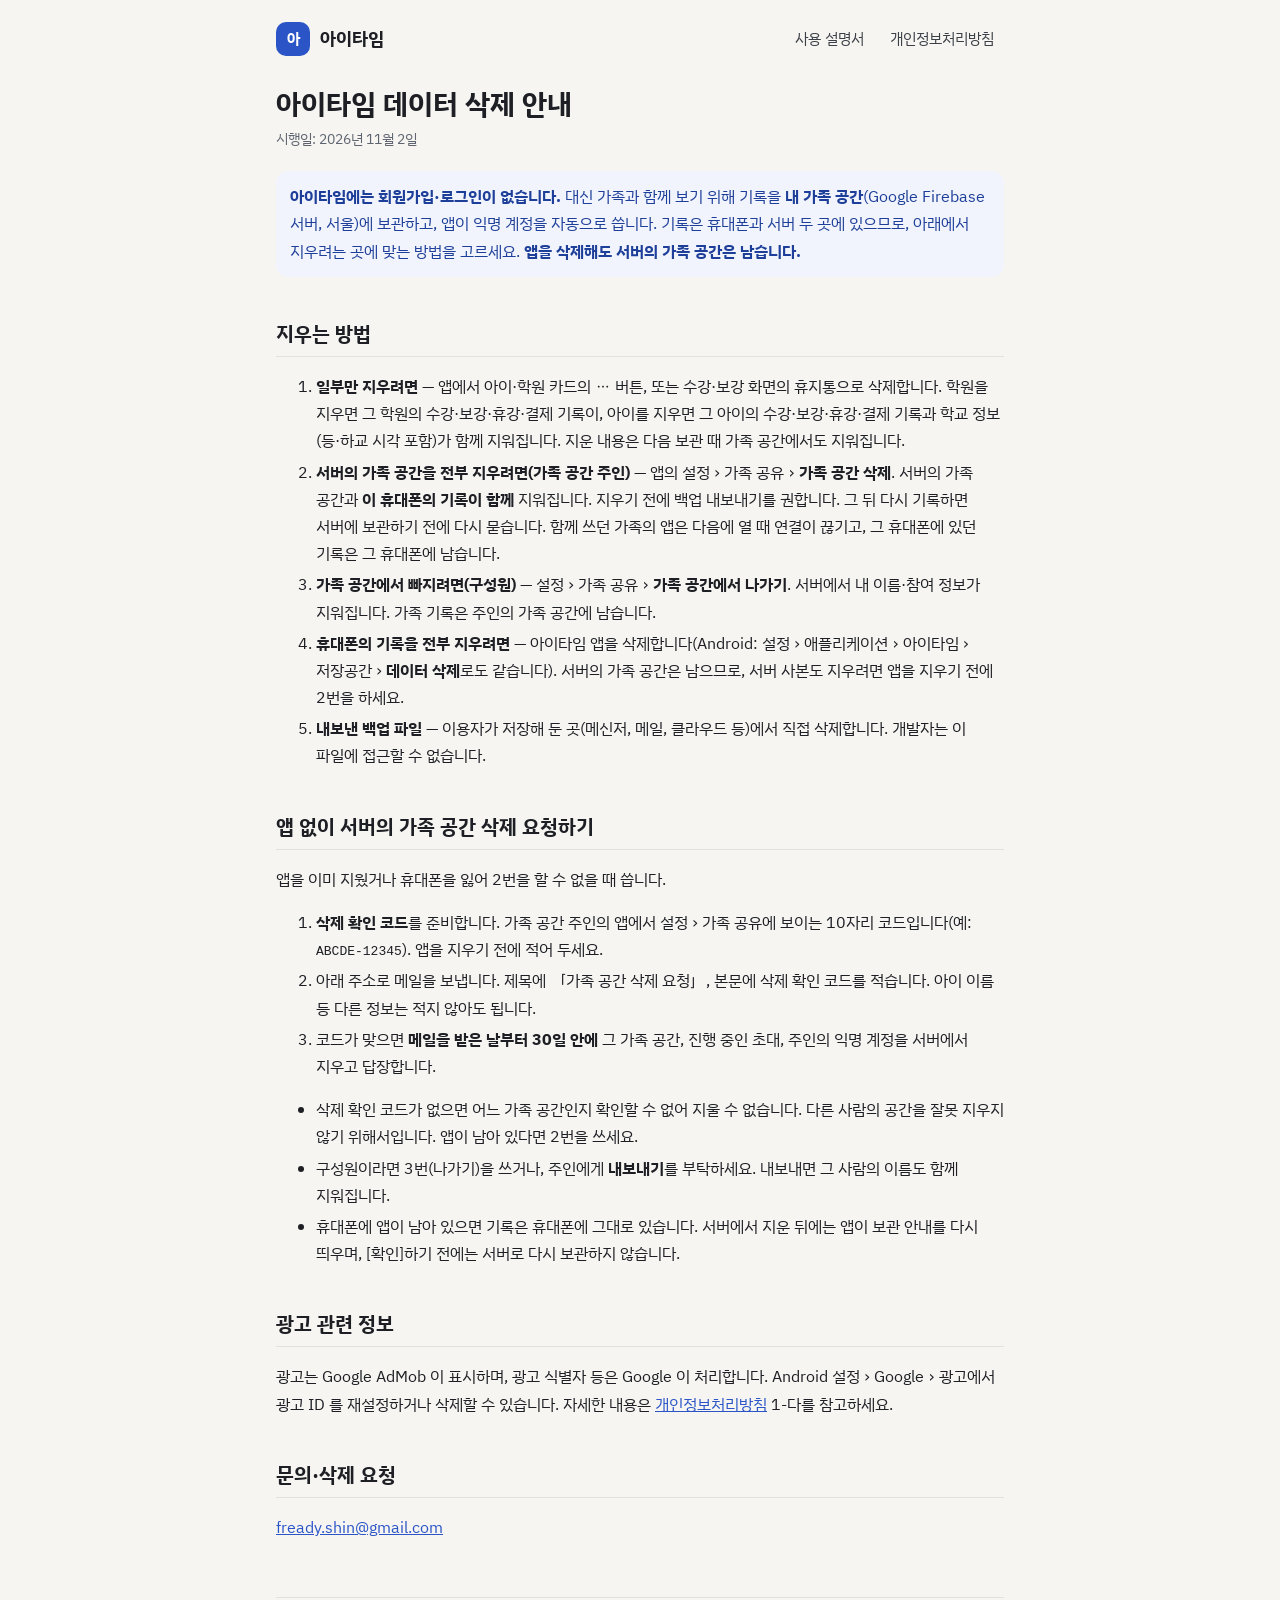
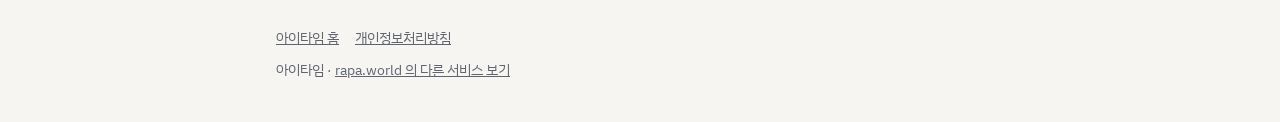
<file: account-deletion.html>
<!doctype html>
<html lang="ko">
<head>
<meta charset="utf-8">
<meta name="viewport" content="width=device-width, initial-scale=1">
<title>아이타임 데이터 삭제 안내</title>
<link rel="canonical" href="https://itime.rapa.world/account-deletion.html">
<link rel="preconnect" href="https://fonts.googleapis.com">
<link rel="stylesheet" href="https://fonts.googleapis.com/css2?family=IBM+Plex+Sans+KR:wght@400;500;600;700&display=swap">
<link rel="stylesheet" href="site.css">
</head>
<body>
<div class="wrap narrow">
  <header class="top">
    <a class="brand" href="./"><span class="mark">아</span>아이타임</a>
    <nav><a href="manual/">사용 설명서</a><a href="privacy.html">개인정보처리방침</a></nav>
  </header>
  <main class="doc">
<h1>아이타임 데이터 삭제 안내</h1>
<div class="date">시행일: 2026년 11월 2일</div>
<div class="note"><strong>아이타임에는 회원가입·로그인이 없습니다.</strong> 대신 가족과 함께 보기 위해 기록을 <strong>내 가족 공간</strong>(Google Firebase 서버, 서울)에 보관하고, 앱이 익명 계정을 자동으로 씁니다.
기록은 휴대폰과 서버 두 곳에 있으므로, 아래에서 지우려는 곳에 맞는 방법을 고르세요. <strong>앱을 삭제해도 서버의 가족 공간은 남습니다.</strong></div>

<h2>지우는 방법</h2>
<ol>
<li><strong>일부만 지우려면</strong> — 앱에서 아이·학원 카드의 ⋯ 버튼, 또는 수강·보강 화면의 휴지통으로 삭제합니다.
학원을 지우면 그 학원의 수강·보강·휴강·결제 기록이, 아이를 지우면 그 아이의 수강·보강·휴강·결제 기록과 학교 정보(등·하교 시각 포함)가 함께 지워집니다. 지운 내용은 다음 보관 때 가족 공간에서도 지워집니다.</li>
<li><strong>서버의 가족 공간을 전부 지우려면(가족 공간 주인)</strong> — 앱의 설정 › 가족 공유 › <strong>가족 공간 삭제</strong>.
서버의 가족 공간과 <strong>이 휴대폰의 기록이 함께</strong> 지워집니다. 지우기 전에 백업 내보내기를 권합니다. 그 뒤 다시 기록하면 서버에 보관하기 전에 다시 묻습니다. 함께 쓰던 가족의 앱은 다음에 열 때 연결이 끊기고, 그 휴대폰에 있던 기록은 그 휴대폰에 남습니다.</li>
<li><strong>가족 공간에서 빠지려면(구성원)</strong> — 설정 › 가족 공유 › <strong>가족 공간에서 나가기</strong>. 서버에서 내 이름·참여 정보가 지워집니다. 가족 기록은 주인의 가족 공간에 남습니다.</li>
<li><strong>휴대폰의 기록을 전부 지우려면</strong> — 아이타임 앱을 삭제합니다(Android: 설정 › 애플리케이션 › 아이타임 › 저장공간 › <strong>데이터 삭제</strong>로도 같습니다). 서버의 가족 공간은 남으므로, 서버 사본도 지우려면 앱을 지우기 전에 2번을 하세요.</li>
<li><strong>내보낸 백업 파일</strong> — 이용자가 저장해 둔 곳(메신저, 메일, 클라우드 등)에서 직접 삭제합니다. 개발자는 이 파일에 접근할 수 없습니다.</li>
</ol>

<h2 id="request">앱 없이 서버의 가족 공간 삭제 요청하기</h2>
<p>앱을 이미 지웠거나 휴대폰을 잃어 2번을 할 수 없을 때 씁니다.</p>
<ol>
<li><strong>삭제 확인 코드</strong>를 준비합니다. 가족 공간 주인의 앱에서 설정 › 가족 공유에 보이는 10자리 코드입니다(예: <code>ABCDE-12345</code>). 앱을 지우기 전에 적어 두세요.</li>
<li>아래 주소로 메일을 보냅니다. 제목에 「가족 공간 삭제 요청」, 본문에 삭제 확인 코드를 적습니다. 아이 이름 등 다른 정보는 적지 않아도 됩니다.</li>
<li>코드가 맞으면 <strong>메일을 받은 날부터 30일 안에</strong> 그 가족 공간, 진행 중인 초대, 주인의 익명 계정을 서버에서 지우고 답장합니다.</li>
</ol>
<ul>
<li>삭제 확인 코드가 없으면 어느 가족 공간인지 확인할 수 없어 지울 수 없습니다. 다른 사람의 공간을 잘못 지우지 않기 위해서입니다. 앱이 남아 있다면 2번을 쓰세요.</li>
<li>구성원이라면 3번(나가기)을 쓰거나, 주인에게 <strong>내보내기</strong>를 부탁하세요. 내보내면 그 사람의 이름도 함께 지워집니다.</li>
<li>휴대폰에 앱이 남아 있으면 기록은 휴대폰에 그대로 있습니다. 서버에서 지운 뒤에는 앱이 보관 안내를 다시 띄우며, [확인]하기 전에는 서버로 다시 보관하지 않습니다.</li>
</ul>

<h2>광고 관련 정보</h2>
<p>광고는 Google AdMob 이 표시하며, 광고 식별자 등은 Google 이 처리합니다.
Android 설정 › Google › 광고에서 광고 ID 를 재설정하거나 삭제할 수 있습니다. 자세한 내용은 <a href="privacy.html">개인정보처리방침</a> 1-다를 참고하세요.</p>

<h2>문의·삭제 요청</h2>
<p><a href="mailto:fready.shin@gmail.com?subject=%5B%EC%95%84%EC%9D%B4%ED%83%80%EC%9E%84%5D%20%EA%B0%80%EC%A1%B1%20%EA%B3%B5%EA%B0%84%20%EC%82%AD%EC%A0%9C%20%EC%9A%94%EC%B2%AD">fready.shin@gmail.com</a></p>
</main>
  <footer class="site">
    <div class="links"><a href="./">아이타임 홈</a><a href="privacy.html">개인정보처리방침</a></div>
    아이타임 · <a href="https://rapa.world/">rapa.world 의 다른 서비스 보기</a>
  </footer>
</div>
</body>
</html>
</file>
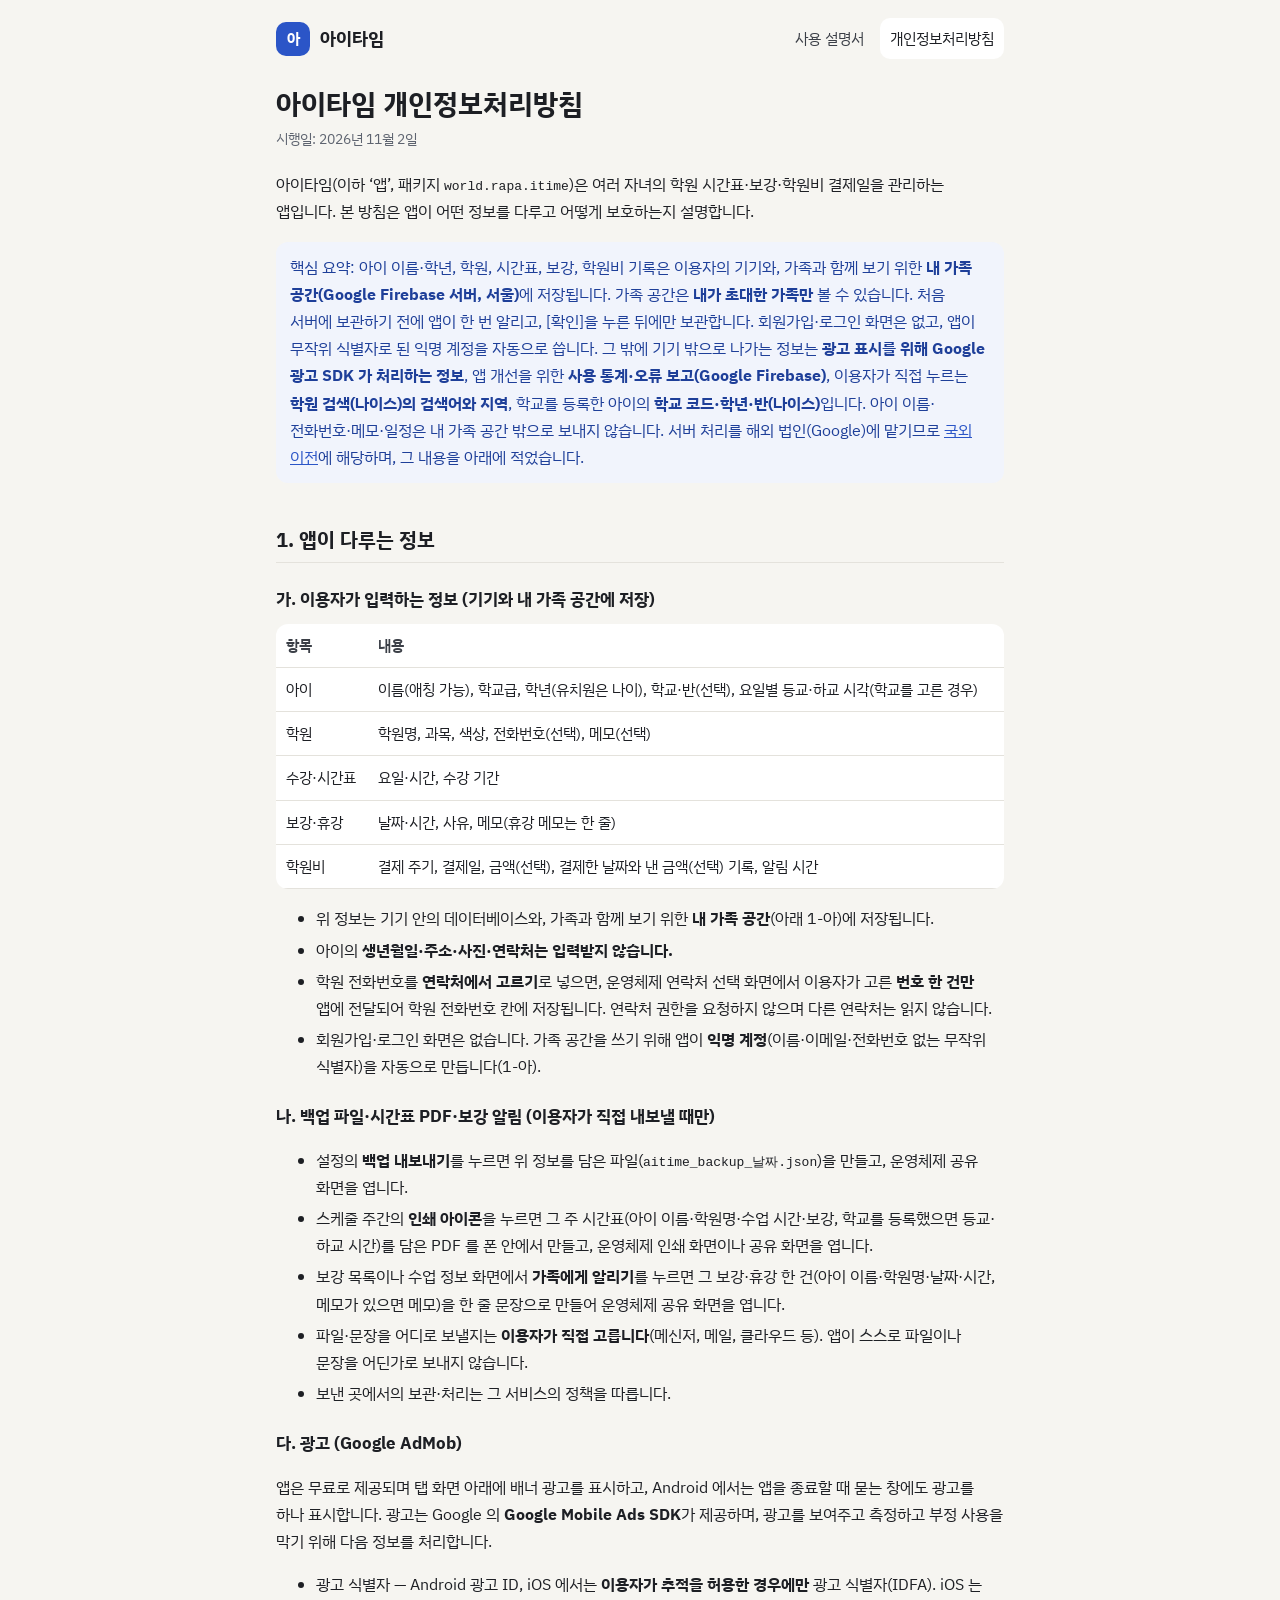
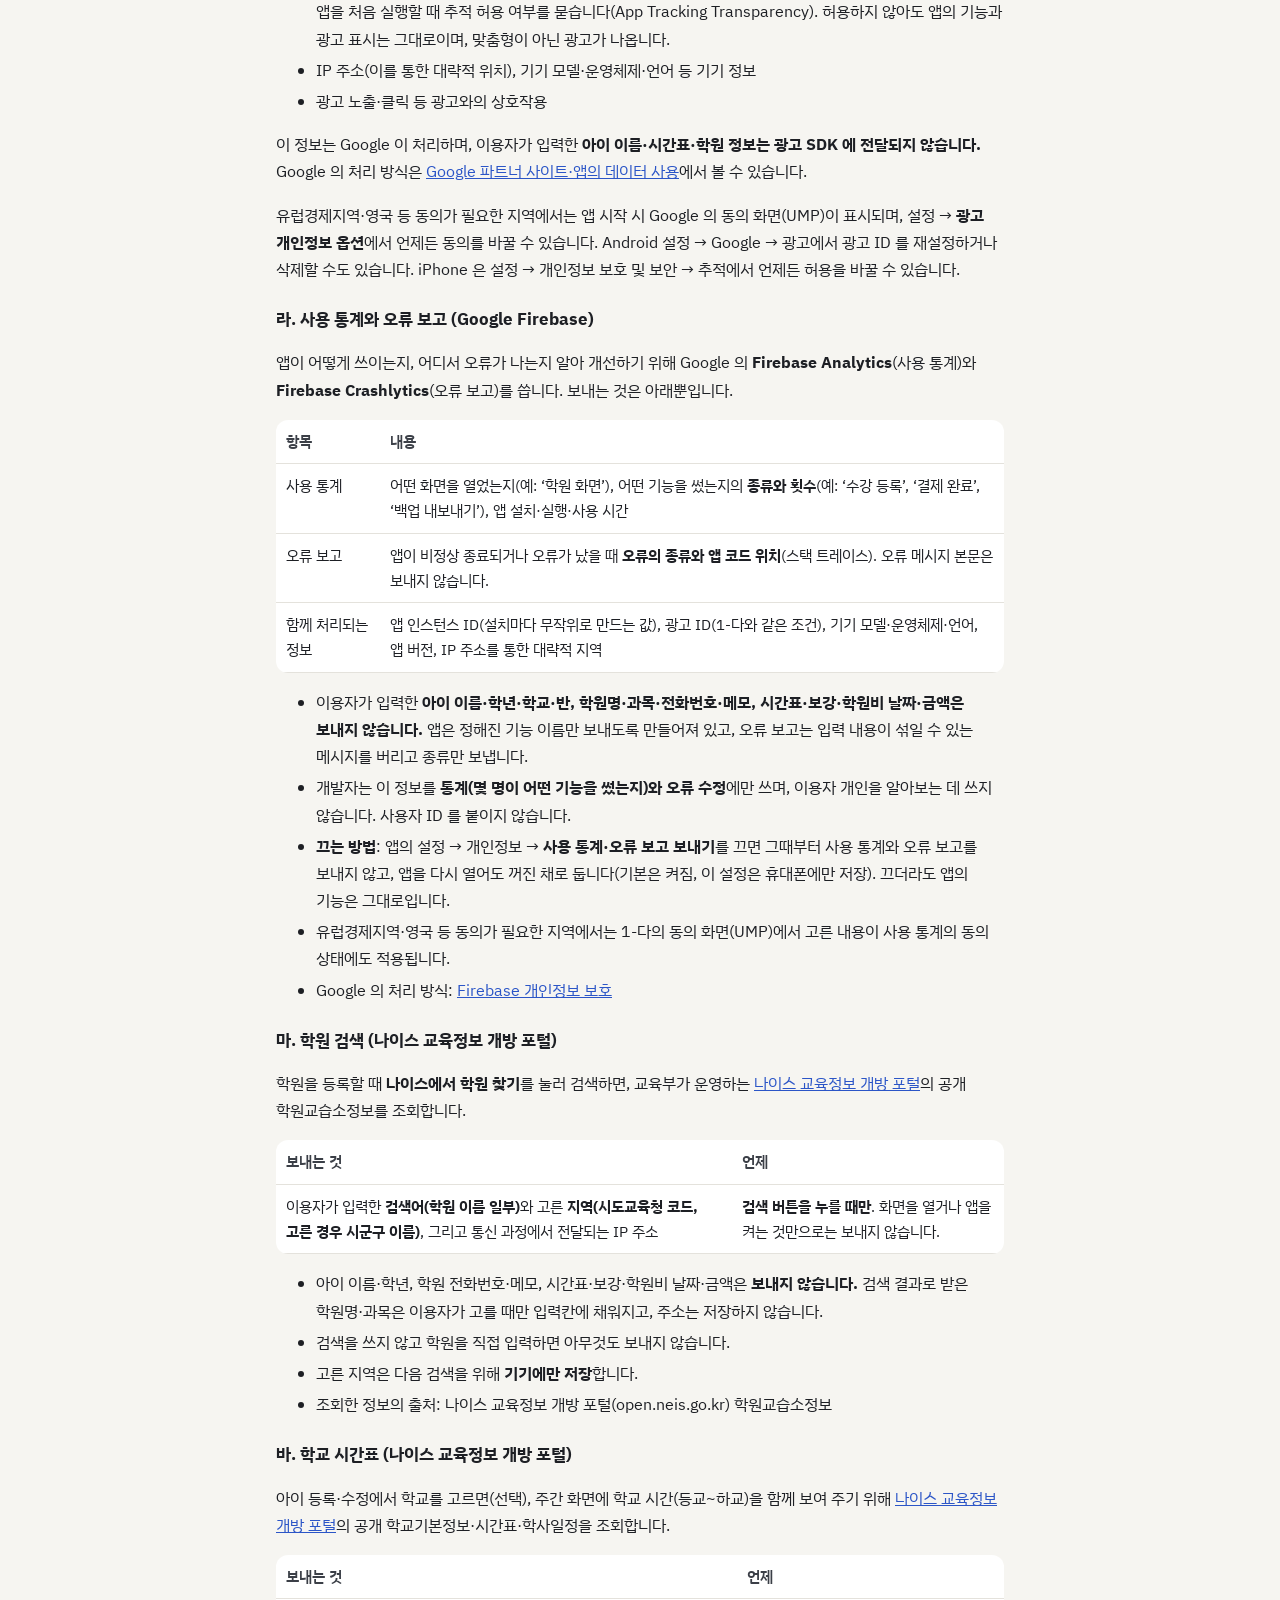
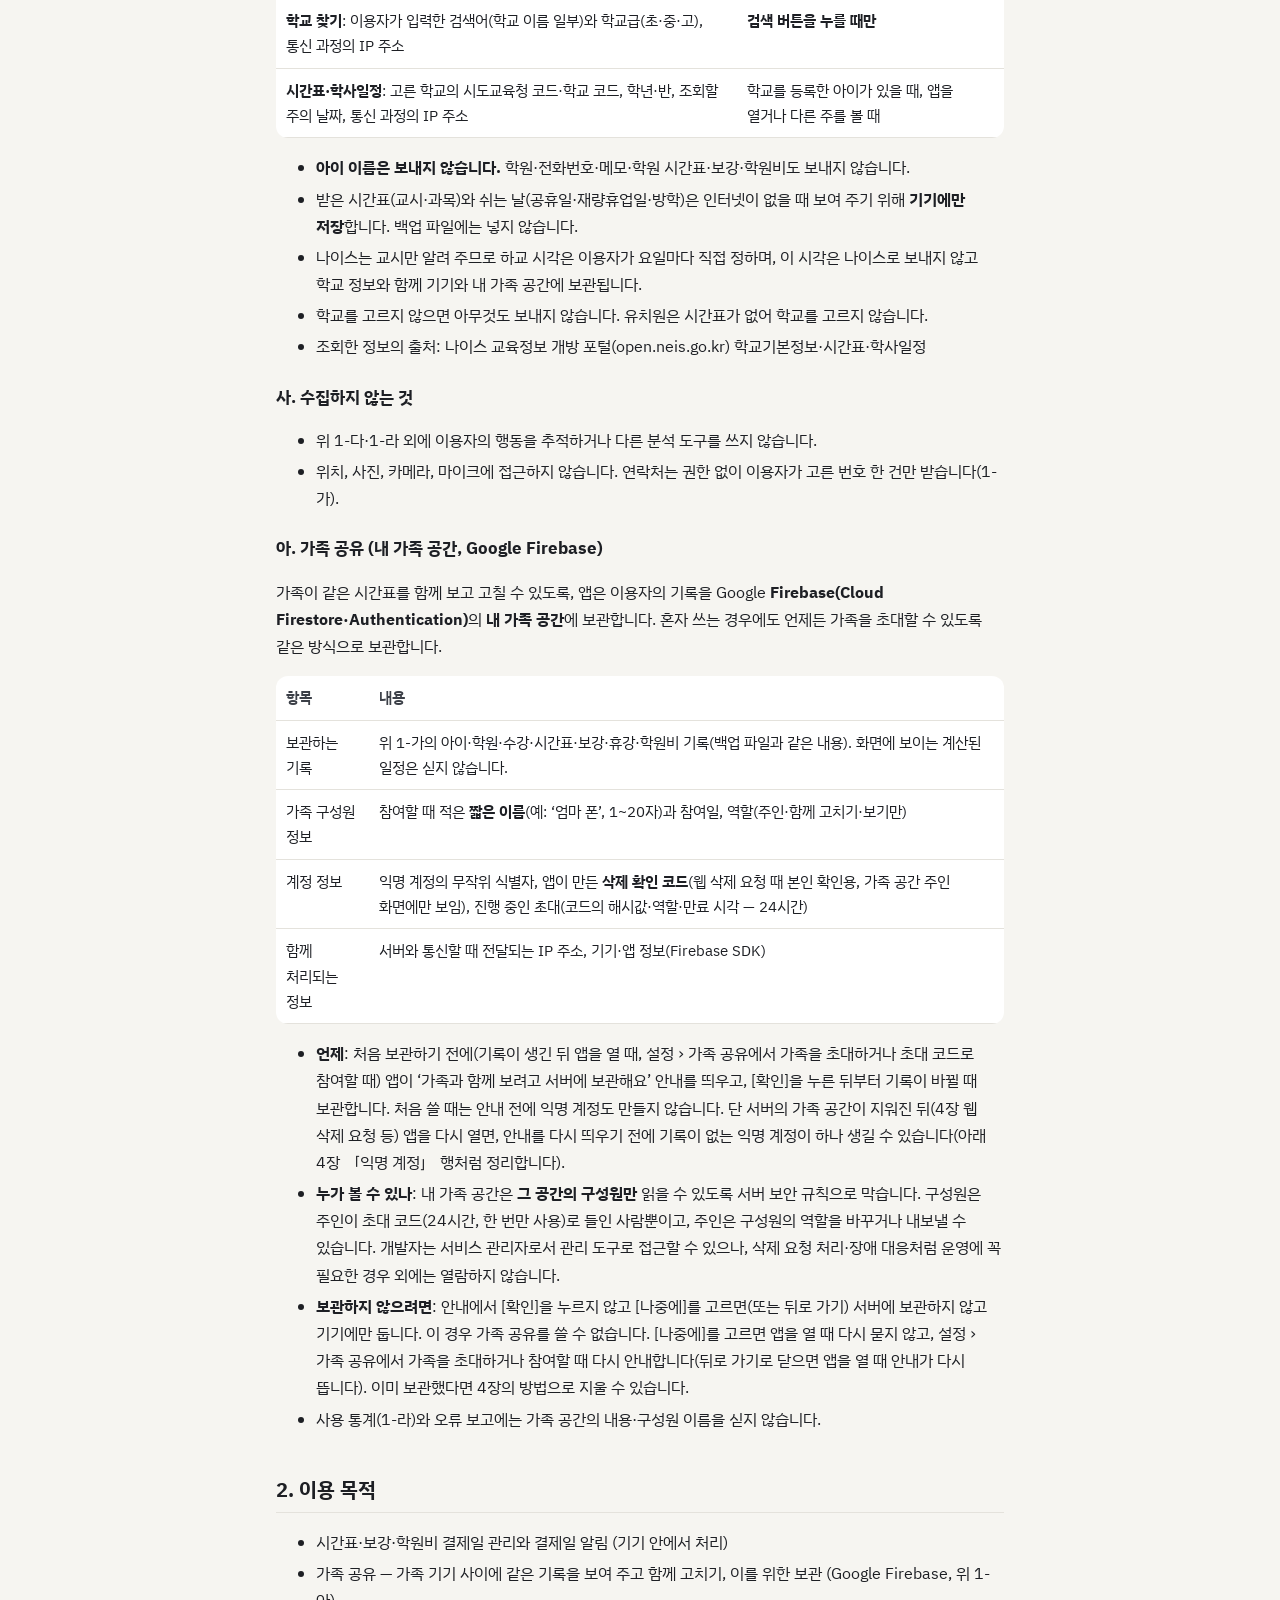
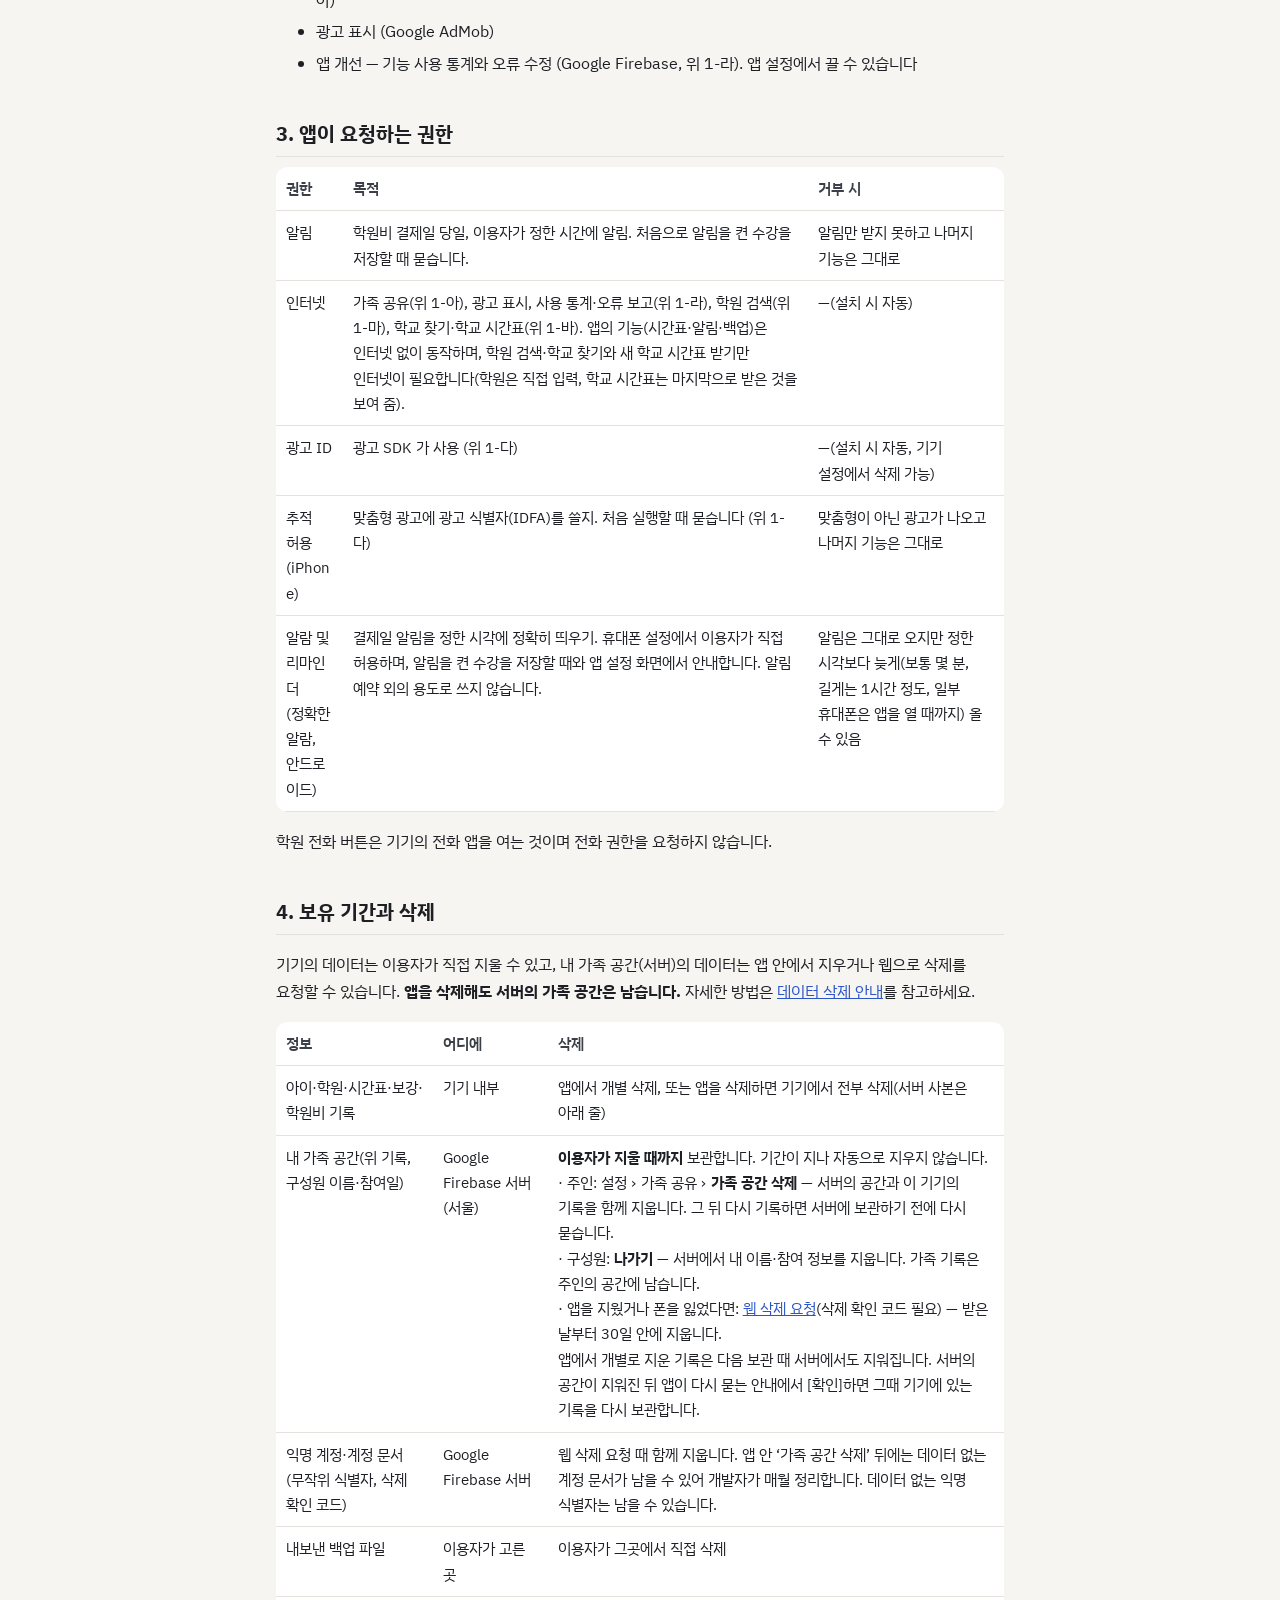
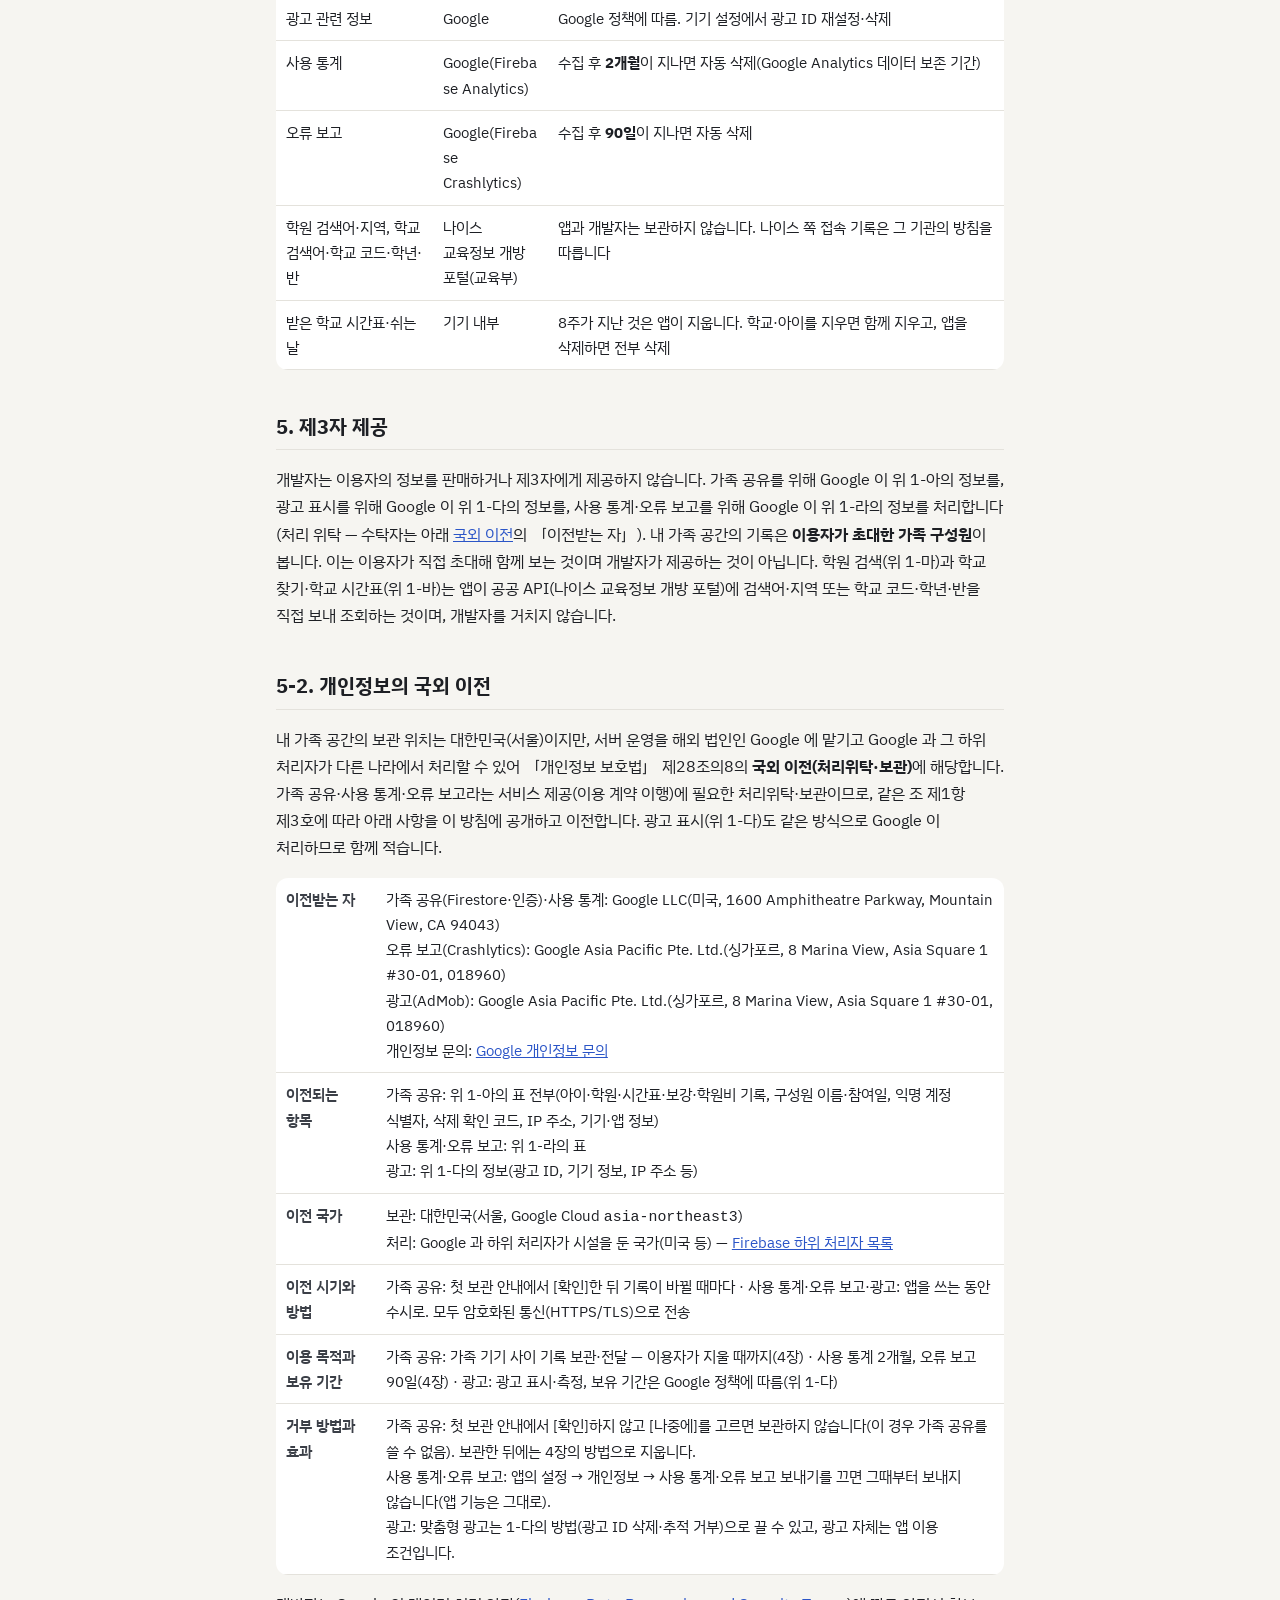
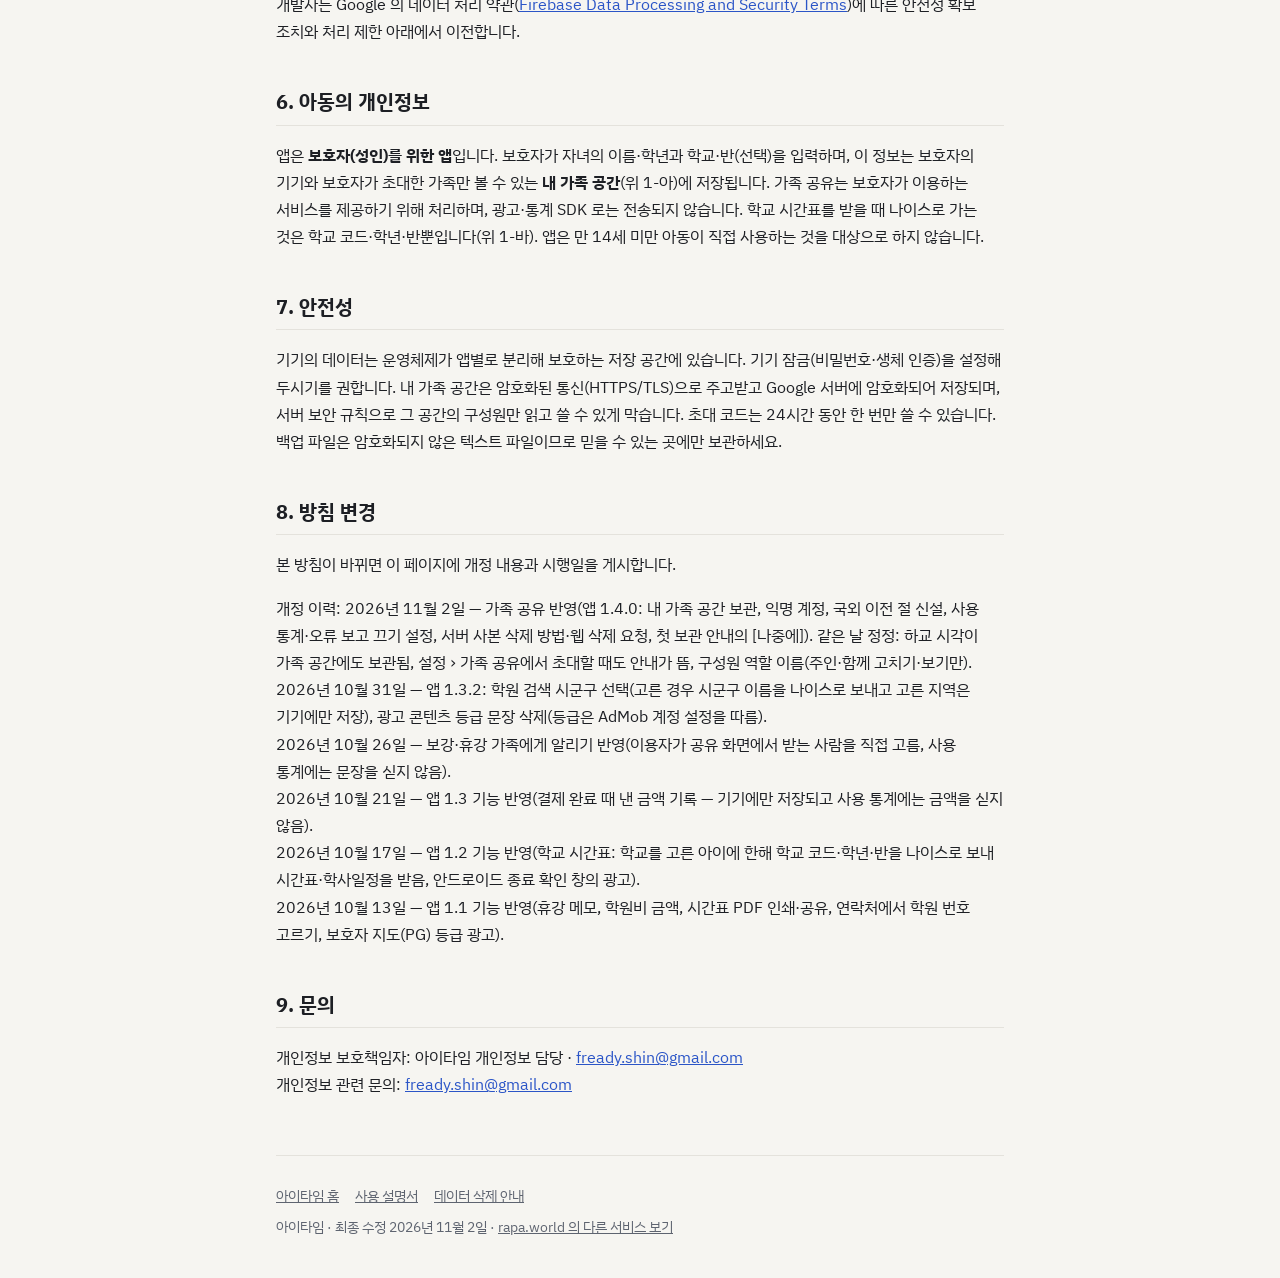
<file: privacy.html>
<!doctype html>
<html lang="ko">
<head>
<meta charset="utf-8">
<meta name="viewport" content="width=device-width, initial-scale=1">
<title>아이타임 개인정보처리방침</title>
<link rel="canonical" href="https://itime.rapa.world/privacy.html">
<link rel="preconnect" href="https://fonts.googleapis.com">
<link rel="stylesheet" href="https://fonts.googleapis.com/css2?family=IBM+Plex+Sans+KR:wght@400;500;600;700&display=swap">
<link rel="stylesheet" href="site.css">
</head>
<body>
<div class="wrap narrow">
  <header class="top">
    <a class="brand" href="./"><span class="mark">아</span>아이타임</a>
    <nav>
      <a href="manual/">사용 설명서</a>
      <a href="privacy.html" aria-current="page">개인정보처리방침</a>
    </nav>
  </header>

  <main class="doc">
    <h1>아이타임 개인정보처리방침</h1>
    <div class="date">시행일: 2026년 11월 2일</div>

    <p>아이타임(이하 ‘앱’, 패키지 <code>world.rapa.itime</code>)은 여러 자녀의 학원 시간표·보강·학원비 결제일을
      관리하는 앱입니다. 본 방침은 앱이 어떤 정보를 다루고 어떻게 보호하는지 설명합니다.</p>

<div class="note">
      핵심 요약: 아이 이름·학년, 학원, 시간표, 보강, 학원비 기록은 이용자의 기기와, 가족과 함께 보기 위한
      <strong>내 가족 공간(Google Firebase 서버, 서울)</strong>에 저장됩니다. 가족 공간은 <strong>내가 초대한 가족만</strong> 볼 수 있습니다.
      처음 서버에 보관하기 전에 앱이 한 번 알리고, [확인]을 누른 뒤에만 보관합니다.
      회원가입·로그인 화면은 없고, 앱이 무작위 식별자로 된 익명 계정을 자동으로 씁니다.
      그 밖에 기기 밖으로 나가는 정보는 <strong>광고 표시를 위해 Google 광고 SDK 가 처리하는 정보</strong>,
      앱 개선을 위한 <strong>사용 통계·오류 보고(Google Firebase)</strong>, 이용자가 직접 누르는
      <strong>학원 검색(나이스)의 검색어와 지역</strong>, 학교를 등록한 아이의 <strong>학교 코드·학년·반(나이스)</strong>입니다.
      아이 이름·전화번호·메모·일정은 내 가족 공간 밖으로 보내지 않습니다.
      서버 처리를 해외 법인(Google)에 맡기므로 <a href="#overseas">국외 이전</a>에 해당하며, 그 내용을 아래에 적었습니다.
    </div>

    <h2>1. 앱이 다루는 정보</h2>

<h3>가. 이용자가 입력하는 정보 (기기와 내 가족 공간에 저장)</h3>
    <table>
      <tr><th>항목</th><th>내용</th></tr>
      <tr><td>아이</td><td>이름(애칭 가능), 학교급, 학년(유치원은 나이), 학교·반(선택), 요일별 등교·하교 시각(학교를 고른 경우)</td></tr>
      <tr><td>학원</td><td>학원명, 과목, 색상, 전화번호(선택), 메모(선택)</td></tr>
      <tr><td>수강·시간표</td><td>요일·시간, 수강 기간</td></tr>
      <tr><td>보강·휴강</td><td>날짜·시간, 사유, 메모(휴강 메모는 한 줄)</td></tr>
      <tr><td>학원비</td><td>결제 주기, 결제일, 금액(선택), 결제한 날짜와 낸 금액(선택) 기록, 알림 시간</td></tr>
    </table>
    <ul>
<li>위 정보는 기기 안의 데이터베이스와, 가족과 함께 보기 위한 <strong>내 가족 공간</strong>(아래 1-아)에 저장됩니다.</li>
      <li>아이의 <strong>생년월일·주소·사진·연락처는 입력받지 않습니다.</strong></li>
      <li>학원 전화번호를 <strong>연락처에서 고르기</strong>로 넣으면, 운영체제 연락처 선택 화면에서 이용자가 고른 <strong>번호 한 건만</strong> 앱에 전달되어 학원 전화번호 칸에 저장됩니다. 연락처 권한을 요청하지 않으며 다른 연락처는 읽지 않습니다.</li>
<li>회원가입·로그인 화면은 없습니다. 가족 공간을 쓰기 위해 앱이 <strong>익명 계정</strong>(이름·이메일·전화번호 없는 무작위 식별자)을 자동으로 만듭니다(1-아).</li>
    </ul>

    <h3>나. 백업 파일·시간표 PDF·보강 알림 (이용자가 직접 내보낼 때만)</h3>
    <ul>
      <li>설정의 <strong>백업 내보내기</strong>를 누르면 위 정보를 담은 파일(<code>aitime_backup_날짜.json</code>)을 만들고, 운영체제 공유 화면을 엽니다.</li>
      <li>스케줄 주간의 <strong>인쇄 아이콘</strong>을 누르면 그 주 시간표(아이 이름·학원명·수업 시간·보강, 학교를 등록했으면 등교·하교 시간)를 담은 PDF 를 폰 안에서 만들고, 운영체제 인쇄 화면이나 공유 화면을 엽니다.</li>
      <li>보강 목록이나 수업 정보 화면에서 <strong>가족에게 알리기</strong>를 누르면 그 보강·휴강 한 건(아이 이름·학원명·날짜·시간, 메모가 있으면 메모)을 한 줄 문장으로 만들어 운영체제 공유 화면을 엽니다.</li>
      <li>파일·문장을 어디로 보낼지는 <strong>이용자가 직접 고릅니다</strong>(메신저, 메일, 클라우드 등). 앱이 스스로 파일이나 문장을 어딘가로 보내지 않습니다.</li>
      <li>보낸 곳에서의 보관·처리는 그 서비스의 정책을 따릅니다.</li>
    </ul>

    <h3>다. 광고 (Google AdMob)</h3>
    <p>앱은 무료로 제공되며 탭 화면 아래에 배너 광고를 표시하고, Android 에서는 앱을 종료할 때 묻는 창에도 광고를 하나 표시합니다. 광고는 Google 의 <strong>Google Mobile Ads SDK</strong>가 제공하며,
      광고를 보여주고 측정하고 부정 사용을 막기 위해 다음 정보를 처리합니다.</p>
    <ul>
      <li>광고 식별자 — Android 광고 ID, iOS 에서는 <strong>이용자가 추적을 허용한 경우에만</strong> 광고 식별자(IDFA).
        iOS 는 앱을 처음 실행할 때 추적 허용 여부를 묻습니다(App Tracking Transparency). 허용하지 않아도 앱의 기능과 광고 표시는 그대로이며, 맞춤형이 아닌 광고가 나옵니다.</li>
      <li>IP 주소(이를 통한 대략적 위치), 기기 모델·운영체제·언어 등 기기 정보</li>
      <li>광고 노출·클릭 등 광고와의 상호작용</li>
    </ul>
    <p>이 정보는 Google 이 처리하며, 이용자가 입력한 <strong>아이 이름·시간표·학원 정보는 광고 SDK 에 전달되지 않습니다.</strong>
      Google 의 처리 방식은 <a href="https://policies.google.com/technologies/partner-sites">Google 파트너 사이트·앱의 데이터 사용</a>에서 볼 수 있습니다.</p>
    <p>유럽경제지역·영국 등 동의가 필요한 지역에서는 앱 시작 시 Google 의 동의 화면(UMP)이 표시되며,
      설정 → <strong>광고 개인정보 옵션</strong>에서 언제든 동의를 바꿀 수 있습니다.
      Android 설정 → Google → 광고에서 광고 ID 를 재설정하거나 삭제할 수도 있습니다.
      iPhone 은 설정 → 개인정보 보호 및 보안 → 추적에서 언제든 허용을 바꿀 수 있습니다.</p>

    <h3>라. 사용 통계와 오류 보고 (Google Firebase)</h3>
    <p>앱이 어떻게 쓰이는지, 어디서 오류가 나는지 알아 개선하기 위해 Google 의 <strong>Firebase Analytics</strong>(사용 통계)와
      <strong>Firebase Crashlytics</strong>(오류 보고)를 씁니다. 보내는 것은 아래뿐입니다.</p>
    <table>
      <tr><th>항목</th><th>내용</th></tr>
      <tr><td>사용 통계</td><td>어떤 화면을 열었는지(예: ‘학원 화면’), 어떤 기능을 썼는지의 <strong>종류와 횟수</strong>(예: ‘수강 등록’, ‘결제 완료’, ‘백업 내보내기’),
        앱 설치·실행·사용 시간</td></tr>
      <tr><td>오류 보고</td><td>앱이 비정상 종료되거나 오류가 났을 때 <strong>오류의 종류와 앱 코드 위치</strong>(스택 트레이스). 오류 메시지 본문은 보내지 않습니다.</td></tr>
      <tr><td>함께 처리되는 정보</td><td>앱 인스턴스 ID(설치마다 무작위로 만드는 값), 광고 ID(1-다와 같은 조건), 기기 모델·운영체제·언어, 앱 버전, IP 주소를 통한 대략적 지역</td></tr>
    </table>
    <ul>
      <li>이용자가 입력한 <strong>아이 이름·학년·학교·반, 학원명·과목·전화번호·메모, 시간표·보강·학원비 날짜·금액은 보내지 않습니다.</strong>
        앱은 정해진 기능 이름만 보내도록 만들어져 있고, 오류 보고는 입력 내용이 섞일 수 있는 메시지를 버리고 종류만 보냅니다.</li>
      <li>개발자는 이 정보를 <strong>통계(몇 명이 어떤 기능을 썼는지)와 오류 수정</strong>에만 쓰며, 이용자 개인을 알아보는 데 쓰지 않습니다. 사용자 ID 를 붙이지 않습니다.</li>
      <li><strong>끄는 방법</strong>: 앱의 설정 → 개인정보 → <strong>사용 통계·오류 보고 보내기</strong>를 끄면 그때부터 사용 통계와 오류 보고를 보내지 않고, 앱을 다시 열어도 꺼진 채로 둡니다(기본은 켜짐, 이 설정은 휴대폰에만 저장). 끄더라도 앱의 기능은 그대로입니다.</li>
      <li>유럽경제지역·영국 등 동의가 필요한 지역에서는 1-다의 동의 화면(UMP)에서 고른 내용이 사용 통계의 동의 상태에도 적용됩니다.</li>
      <li>Google 의 처리 방식: <a href="https://firebase.google.com/support/privacy">Firebase 개인정보 보호</a></li>
    </ul>

    <h3>마. 학원 검색 (나이스 교육정보 개방 포털)</h3>
    <p>학원을 등록할 때 <strong>나이스에서 학원 찾기</strong>를 눌러 검색하면, 교육부가 운영하는
      <a href="https://open.neis.go.kr/">나이스 교육정보 개방 포털</a>의 공개 학원교습소정보를 조회합니다.</p>
    <table>
      <tr><th>보내는 것</th><th>언제</th></tr>
      <tr><td>이용자가 입력한 <strong>검색어(학원 이름 일부)</strong>와 고른 <strong>지역(시도교육청 코드, 고른 경우 시군구 이름)</strong>,
        그리고 통신 과정에서 전달되는 IP 주소</td><td><strong>검색 버튼을 누를 때만</strong>. 화면을 열거나 앱을 켜는 것만으로는 보내지 않습니다.</td></tr>
    </table>
    <ul>
      <li>아이 이름·학년, 학원 전화번호·메모, 시간표·보강·학원비 날짜·금액은 <strong>보내지 않습니다.</strong> 검색 결과로 받은 학원명·과목은 이용자가 고를 때만 입력칸에 채워지고, 주소는 저장하지 않습니다.</li>
      <li>검색을 쓰지 않고 학원을 직접 입력하면 아무것도 보내지 않습니다.</li>
      <li>고른 지역은 다음 검색을 위해 <strong>기기에만 저장</strong>합니다.</li>
      <li>조회한 정보의 출처: 나이스 교육정보 개방 포털(open.neis.go.kr) 학원교습소정보</li>
    </ul>

    <h3>바. 학교 시간표 (나이스 교육정보 개방 포털)</h3>
    <p>아이 등록·수정에서 학교를 고르면(선택), 주간 화면에 학교 시간(등교~하교)을 함께 보여 주기 위해
      <a href="https://open.neis.go.kr/">나이스 교육정보 개방 포털</a>의 공개 학교기본정보·시간표·학사일정을 조회합니다.</p>
    <table>
      <tr><th>보내는 것</th><th>언제</th></tr>
      <tr><td><strong>학교 찾기</strong>: 이용자가 입력한 검색어(학교 이름 일부)와 학교급(초·중·고), 통신 과정의 IP 주소</td>
        <td><strong>검색 버튼을 누를 때만</strong></td></tr>
      <tr><td><strong>시간표·학사일정</strong>: 고른 학교의 시도교육청 코드·학교 코드, 학년·반, 조회할 주의 날짜, 통신 과정의 IP 주소</td>
        <td>학교를 등록한 아이가 있을 때, 앱을 열거나 다른 주를 볼 때</td></tr>
    </table>
    <ul>
      <li><strong>아이 이름은 보내지 않습니다.</strong> 학원·전화번호·메모·학원 시간표·보강·학원비도 보내지 않습니다.</li>
      <li>받은 시간표(교시·과목)와 쉬는 날(공휴일·재량휴업일·방학)은 인터넷이 없을 때 보여 주기 위해 <strong>기기에만 저장</strong>합니다. 백업 파일에는 넣지 않습니다.</li>
      <li>나이스는 교시만 알려 주므로 하교 시각은 이용자가 요일마다 직접 정하며, 이 시각은 나이스로 보내지 않고 학교 정보와 함께 기기와 내 가족 공간에 보관됩니다.</li>
      <li>학교를 고르지 않으면 아무것도 보내지 않습니다. 유치원은 시간표가 없어 학교를 고르지 않습니다.</li>
      <li>조회한 정보의 출처: 나이스 교육정보 개방 포털(open.neis.go.kr) 학교기본정보·시간표·학사일정</li>
    </ul>

<h3>사. 수집하지 않는 것</h3>
    <ul>
      <li>위 1-다·1-라 외에 이용자의 행동을 추적하거나 다른 분석 도구를 쓰지 않습니다.</li>
      <li>위치, 사진, 카메라, 마이크에 접근하지 않습니다. 연락처는 권한 없이 이용자가 고른 번호 한 건만 받습니다(1-가).</li>
    </ul>

    <h3 id="family">아. 가족 공유 (내 가족 공간, Google Firebase)</h3>
    <p>가족이 같은 시간표를 함께 보고 고칠 수 있도록, 앱은 이용자의 기록을 Google <strong>Firebase(Cloud Firestore·Authentication)</strong>의
    <strong>내 가족 공간</strong>에 보관합니다. 혼자 쓰는 경우에도 언제든 가족을 초대할 수 있도록 같은 방식으로 보관합니다.</p>
    <table>
    <tr><th>항목</th><th>내용</th></tr>
    <tr><td>보관하는 기록</td><td>위 1-가의 아이·학원·수강·시간표·보강·휴강·학원비 기록(백업 파일과 같은 내용). 화면에 보이는 계산된 일정은 싣지 않습니다.</td></tr>
    <tr><td>가족 구성원 정보</td><td>참여할 때 적은 <strong>짧은 이름</strong>(예: ‘엄마 폰’, 1~20자)과 참여일, 역할(주인·함께 고치기·보기만)</td></tr>
    <tr><td>계정 정보</td><td>익명 계정의 무작위 식별자, 앱이 만든 <strong>삭제 확인 코드</strong>(웹 삭제 요청 때 본인 확인용, 가족 공간 주인 화면에만 보임), 진행 중인 초대(코드의 해시값·역할·만료 시각 — 24시간)</td></tr>
    <tr><td>함께 처리되는 정보</td><td>서버와 통신할 때 전달되는 IP 주소, 기기·앱 정보(Firebase SDK)</td></tr>
    </table>
    <ul>
    <li><strong>언제</strong>: 처음 보관하기 전에(기록이 생긴 뒤 앱을 열 때, 설정 › 가족 공유에서 가족을 초대하거나 초대 코드로 참여할 때) 앱이 ‘가족과 함께 보려고 서버에 보관해요’ 안내를 띄우고, [확인]을 누른 뒤부터 기록이 바뀔 때 보관합니다. 처음 쓸 때는 안내 전에 익명 계정도 만들지 않습니다. 단 서버의 가족 공간이 지워진 뒤(4장 웹 삭제 요청 등) 앱을 다시 열면, 안내를 다시 띄우기 전에 기록이 없는 익명 계정이 하나 생길 수 있습니다(아래 4장 「익명 계정」 행처럼 정리합니다).</li>
    <li><strong>누가 볼 수 있나</strong>: 내 가족 공간은 <strong>그 공간의 구성원만</strong> 읽을 수 있도록 서버 보안 규칙으로 막습니다. 구성원은 주인이 초대 코드(24시간, 한 번만 사용)로 들인 사람뿐이고, 주인은 구성원의 역할을 바꾸거나 내보낼 수 있습니다.
    개발자는 서비스 관리자로서 관리 도구로 접근할 수 있으나, 삭제 요청 처리·장애 대응처럼 운영에 꼭 필요한 경우 외에는 열람하지 않습니다.</li>
    <li><strong>보관하지 않으려면</strong>: 안내에서 [확인]을 누르지 않고 [나중에]를 고르면(또는 뒤로 가기) 서버에 보관하지 않고 기기에만 둡니다. 이 경우 가족 공유를 쓸 수 없습니다. [나중에]를 고르면 앱을 열 때 다시 묻지 않고, 설정 › 가족 공유에서 가족을 초대하거나 참여할 때 다시 안내합니다(뒤로 가기로 닫으면 앱을 열 때 안내가 다시 뜹니다). 이미 보관했다면 4장의 방법으로 지울 수 있습니다.</li>
    <li>사용 통계(1-라)와 오류 보고에는 가족 공간의 내용·구성원 이름을 싣지 않습니다.</li>
    </ul>

    <h2>2. 이용 목적</h2>
    <ul>
<li>시간표·보강·학원비 결제일 관리와 결제일 알림 (기기 안에서 처리)</li>
      <li>가족 공유 — 가족 기기 사이에 같은 기록을 보여 주고 함께 고치기, 이를 위한 보관 (Google Firebase, 위 1-아)</li>
      <li>광고 표시 (Google AdMob)</li>
      <li>앱 개선 — 기능 사용 통계와 오류 수정 (Google Firebase, 위 1-라). 앱 설정에서 끌 수 있습니다</li>
    </ul>

    <h2>3. 앱이 요청하는 권한</h2>
    <table>
      <tr><th>권한</th><th>목적</th><th>거부 시</th></tr>
      <tr><td>알림</td><td>학원비 결제일 당일, 이용자가 정한 시간에 알림. 처음으로 알림을 켠 수강을 저장할 때 묻습니다.</td><td>알림만 받지 못하고 나머지 기능은 그대로</td></tr>
<tr><td>인터넷</td><td>가족 공유(위 1-아), 광고 표시, 사용 통계·오류 보고(위 1-라), 학원 검색(위 1-마), 학교 찾기·학교 시간표(위 1-바). 앱의 기능(시간표·알림·백업)은 인터넷 없이 동작하며, 학원 검색·학교 찾기와 새 학교 시간표 받기만 인터넷이 필요합니다(학원은 직접 입력, 학교 시간표는 마지막으로 받은 것을 보여 줌).</td><td>—(설치 시 자동)</td></tr>
      <tr><td>광고 ID</td><td>광고 SDK 가 사용 (위 1-다)</td><td>—(설치 시 자동, 기기 설정에서 삭제 가능)</td></tr>
      <tr><td>추적 허용(iPhone)</td><td>맞춤형 광고에 광고 식별자(IDFA)를 쓸지. 처음 실행할 때 묻습니다 (위 1-다)</td><td>맞춤형이 아닌 광고가 나오고 나머지 기능은 그대로</td></tr>
      <tr><td>알람 및 리마인더<br>(정확한 알람, 안드로이드)</td><td>결제일 알림을 정한 시각에 정확히 띄우기. 휴대폰 설정에서 이용자가 직접 허용하며, 알림을 켠 수강을 저장할 때와 앱 설정 화면에서 안내합니다. 알림 예약 외의 용도로 쓰지 않습니다.</td><td>알림은 그대로 오지만 정한 시각보다 늦게(보통 몇 분, 길게는 1시간 정도, 일부 휴대폰은 앱을 열 때까지) 올 수 있음</td></tr>
    </table>
    <p>학원 전화 버튼은 기기의 전화 앱을 여는 것이며 전화 권한을 요청하지 않습니다.</p>

    <h2 id="delete">4. 보유 기간과 삭제</h2>
<p>기기의 데이터는 이용자가 직접 지울 수 있고, 내 가족 공간(서버)의 데이터는 앱 안에서 지우거나 웹으로 삭제를 요청할 수 있습니다.
    <strong>앱을 삭제해도 서버의 가족 공간은 남습니다.</strong> 자세한 방법은 <a href="account-deletion.html">데이터 삭제 안내</a>를 참고하세요.</p>
    <table>
      <tr><th>정보</th><th>어디에</th><th>삭제</th></tr>
<tr><td>아이·학원·시간표·보강·학원비 기록</td><td>기기 내부</td><td>앱에서 개별 삭제, 또는 앱을 삭제하면 기기에서 전부 삭제(서버 사본은 아래 줄)</td></tr>
    <tr><td>내 가족 공간(위 기록, 구성원 이름·참여일)</td><td>Google Firebase 서버(서울)</td><td><strong>이용자가 지울 때까지</strong> 보관합니다. 기간이 지나 자동으로 지우지 않습니다.
    <br>· 주인: 설정 › 가족 공유 › <strong>가족 공간 삭제</strong> — 서버의 공간과 이 기기의 기록을 함께 지웁니다. 그 뒤 다시 기록하면 서버에 보관하기 전에 다시 묻습니다.
    <br>· 구성원: <strong>나가기</strong> — 서버에서 내 이름·참여 정보를 지웁니다. 가족 기록은 주인의 공간에 남습니다.
    <br>· 앱을 지웠거나 폰을 잃었다면: <a href="account-deletion.html">웹 삭제 요청</a>(삭제 확인 코드 필요) — 받은 날부터 30일 안에 지웁니다.
    <br>앱에서 개별로 지운 기록은 다음 보관 때 서버에서도 지워집니다. 서버의 공간이 지워진 뒤 앱이 다시 묻는 안내에서 [확인]하면 그때 기기에 있는 기록을 다시 보관합니다.</td></tr>
    <tr><td>익명 계정·계정 문서(무작위 식별자, 삭제 확인 코드)</td><td>Google Firebase 서버</td><td>웹 삭제 요청 때 함께 지웁니다. 앱 안 ‘가족 공간 삭제’ 뒤에는 데이터 없는 계정 문서가 남을 수 있어 개발자가 매월 정리합니다. 데이터 없는 익명 식별자는 남을 수 있습니다.</td></tr>
      <tr><td>내보낸 백업 파일</td><td>이용자가 고른 곳</td><td>이용자가 그곳에서 직접 삭제</td></tr>
      <tr><td>광고 관련 정보</td><td>Google</td><td>Google 정책에 따름. 기기 설정에서 광고 ID 재설정·삭제</td></tr>
      <tr><td>사용 통계</td><td>Google(Firebase Analytics)</td><td>수집 후 <strong>2개월</strong>이 지나면 자동 삭제(Google Analytics 데이터 보존 기간)</td></tr>
      <tr><td>오류 보고</td><td>Google(Firebase Crashlytics)</td><td>수집 후 <strong>90일</strong>이 지나면 자동 삭제</td></tr>
      <tr><td>학원 검색어·지역, 학교 검색어·학교 코드·학년·반</td><td>나이스 교육정보 개방 포털(교육부)</td><td>앱과 개발자는 보관하지 않습니다. 나이스 쪽 접속 기록은 그 기관의 방침을 따릅니다</td></tr>
      <tr><td>받은 학교 시간표·쉬는 날</td><td>기기 내부</td><td>8주가 지난 것은 앱이 지웁니다. 학교·아이를 지우면 함께 지우고, 앱을 삭제하면 전부 삭제</td></tr>
    </table>

    <h2>5. 제3자 제공</h2>
<p>개발자는 이용자의 정보를 판매하거나 제3자에게 제공하지 않습니다.
    가족 공유를 위해 Google 이 위 1-아의 정보를, 광고 표시를 위해 Google 이 위 1-다의 정보를, 사용 통계·오류 보고를 위해 Google 이 위 1-라의 정보를 처리합니다(처리 위탁 — 수탁자는 아래 <a href="#overseas">국외 이전</a>의 「이전받는 자」).
    내 가족 공간의 기록은 <strong>이용자가 초대한 가족 구성원</strong>이 봅니다. 이는 이용자가 직접 초대해 함께 보는 것이며 개발자가 제공하는 것이 아닙니다.
      학원 검색(위 1-마)과 학교 찾기·학교 시간표(위 1-바)는 앱이 공공 API(나이스 교육정보 개방 포털)에 검색어·지역 또는 학교 코드·학년·반을 직접 보내 조회하는 것이며, 개발자를 거치지 않습니다.</p>

<h2 id="overseas">5-2. 개인정보의 국외 이전</h2>
    <p>내 가족 공간의 보관 위치는 대한민국(서울)이지만, 서버 운영을 해외 법인인 Google 에 맡기고 Google 과 그 하위 처리자가 다른 나라에서 처리할 수 있어
    「개인정보 보호법」 제28조의8의 <strong>국외 이전(처리위탁·보관)</strong>에 해당합니다. 가족 공유·사용 통계·오류 보고라는 서비스 제공(이용 계약 이행)에 필요한 처리위탁·보관이므로,
    같은 조 제1항 제3호에 따라 아래 사항을 이 방침에 공개하고 이전합니다. 광고 표시(위 1-다)도 같은 방식으로 Google 이 처리하므로 함께 적습니다.</p>
    <table>
    <tr><th>이전받는 자</th><td>가족 공유(Firestore·인증)·사용 통계: Google LLC(미국, 1600 Amphitheatre Parkway, Mountain View, CA 94043)<br>오류 보고(Crashlytics): Google Asia Pacific Pte. Ltd.(싱가포르, 8 Marina View, Asia Square 1 #30-01, 018960)<br>광고(AdMob): Google Asia Pacific Pte. Ltd.(싱가포르, 8 Marina View, Asia Square 1 #30-01, 018960)<br>개인정보 문의: <a href="https://support.google.com/policies/contact/general_privacy_form">Google 개인정보 문의</a></td></tr>
    <tr><th>이전되는 항목</th><td>가족 공유: 위 1-아의 표 전부(아이·학원·시간표·보강·학원비 기록, 구성원 이름·참여일, 익명 계정 식별자, 삭제 확인 코드, IP 주소, 기기·앱 정보)<br>사용 통계·오류 보고: 위 1-라의 표<br>광고: 위 1-다의 정보(광고 ID, 기기 정보, IP 주소 등)</td></tr>
    <tr><th>이전 국가</th><td>보관: 대한민국(서울, Google Cloud <code>asia-northeast3</code>)<br>처리: Google 과 하위 처리자가 시설을 둔 국가(미국 등) — <a href="https://firebase.google.com/terms/subprocessors">Firebase 하위 처리자 목록</a></td></tr>
    <tr><th>이전 시기와 방법</th><td>가족 공유: 첫 보관 안내에서 [확인]한 뒤 기록이 바뀔 때마다 · 사용 통계·오류 보고·광고: 앱을 쓰는 동안 수시로. 모두 암호화된 통신(HTTPS/TLS)으로 전송</td></tr>
    <tr><th>이용 목적과 보유 기간</th><td>가족 공유: 가족 기기 사이 기록 보관·전달 — 이용자가 지울 때까지(4장) · 사용 통계 2개월, 오류 보고 90일(4장) · 광고: 광고 표시·측정, 보유 기간은 Google 정책에 따름(위 1-다)</td></tr>
    <tr><th>거부 방법과 효과</th><td>가족 공유: 첫 보관 안내에서 [확인]하지 않고 [나중에]를 고르면 보관하지 않습니다(이 경우 가족 공유를 쓸 수 없음). 보관한 뒤에는 4장의 방법으로 지웁니다.<br>사용 통계·오류 보고: 앱의 설정 → 개인정보 → 사용 통계·오류 보고 보내기를 끄면 그때부터 보내지 않습니다(앱 기능은 그대로).<br>광고: 맞춤형 광고는 1-다의 방법(광고 ID 삭제·추적 거부)으로 끌 수 있고, 광고 자체는 앱 이용 조건입니다.</td></tr>
    </table>
    <p>개발자는 Google 의 데이터 처리 약관(<a href="https://firebase.google.com/terms/data-processing-terms">Firebase Data Processing and Security Terms</a>)에 따른 안전성 확보 조치와 처리 제한 아래에서 이전합니다.</p>

    <h2>6. 아동의 개인정보</h2>
    <p>앱은 <strong>보호자(성인)를 위한 앱</strong>입니다. 보호자가 자녀의 이름·학년과 학교·반(선택)을 입력하며, 이 정보는 보호자의 기기와 보호자가 초대한 가족만 볼 수 있는 <strong>내 가족 공간</strong>(위 1-아)에 저장됩니다.
    가족 공유는 보호자가 이용하는 서비스를 제공하기 위해 처리하며, 광고·통계 SDK 로는 전송되지 않습니다.
      학교 시간표를 받을 때 나이스로 가는 것은 학교 코드·학년·반뿐입니다(위 1-바).
      앱은 만 14세 미만 아동이 직접 사용하는 것을 대상으로 하지 않습니다.</p>

    <h2>7. 안전성</h2>
<p>기기의 데이터는 운영체제가 앱별로 분리해 보호하는 저장 공간에 있습니다. 기기 잠금(비밀번호·생체 인증)을 설정해 두시기를 권합니다.
    내 가족 공간은 암호화된 통신(HTTPS/TLS)으로 주고받고 Google 서버에 암호화되어 저장되며, 서버 보안 규칙으로 그 공간의 구성원만 읽고 쓸 수 있게 막습니다. 초대 코드는 24시간 동안 한 번만 쓸 수 있습니다.
      백업 파일은 암호화되지 않은 텍스트 파일이므로 믿을 수 있는 곳에만 보관하세요.</p>

    <h2>8. 방침 변경</h2>
    <p>본 방침이 바뀌면 이 페이지에 개정 내용과 시행일을 게시합니다.</p>
<p>개정 이력: 2026년 11월 2일 — 가족 공유 반영(앱 1.4.0: 내 가족 공간 보관, 익명 계정, 국외 이전 절 신설, 사용 통계·오류 보고 끄기 설정, 서버 사본 삭제 방법·웹 삭제 요청, 첫 보관 안내의 [나중에]). 같은 날 정정: 하교 시각이 가족 공간에도 보관됨, 설정 › 가족 공유에서 초대할 때도 안내가 뜸, 구성원 역할 이름(주인·함께 고치기·보기만).<br>2026년 10월 31일 — 앱 1.3.2: 학원 검색 시군구 선택(고른 경우 시군구 이름을 나이스로 보내고 고른 지역은 기기에만 저장), 광고 콘텐츠 등급 문장 삭제(등급은 AdMob 계정 설정을 따름).<br>2026년 10월 26일 — 보강·휴강 가족에게 알리기 반영(이용자가 공유 화면에서 받는 사람을 직접 고름, 사용 통계에는 문장을 싣지 않음).<br>2026년 10월 21일 — 앱 1.3 기능 반영(결제 완료 때 낸 금액 기록 — 기기에만 저장되고 사용 통계에는 금액을 싣지 않음).<br>2026년 10월 17일 — 앱 1.2 기능 반영(학교 시간표: 학교를 고른 아이에 한해 학교 코드·학년·반을 나이스로 보내 시간표·학사일정을 받음, 안드로이드 종료 확인 창의 광고).<br>2026년 10월 13일 — 앱 1.1 기능 반영(휴강 메모, 학원비 금액, 시간표 PDF 인쇄·공유, 연락처에서 학원 번호 고르기, 보호자 지도(PG) 등급 광고).</p>

    <h2>9. 문의</h2>
<p>개인정보 보호책임자: 아이타임 개인정보 담당 · <a href="mailto:fready.shin@gmail.com">fready.shin@gmail.com</a><br>개인정보 관련 문의: <a href="mailto:fready.shin@gmail.com?subject=%5B%EC%95%84%EC%9D%B4%ED%83%80%EC%9E%84%5D%20%EA%B0%9C%EC%9D%B8%EC%A0%95%EB%B3%B4%20%EB%AC%B8%EC%9D%98">fready.shin@gmail.com</a></p>
  </main>

  <footer class="site">
    <div class="links"><a href="./">아이타임 홈</a><a href="manual/">사용 설명서</a><a href="account-deletion.html">데이터 삭제 안내</a></div>
    아이타임 · 최종 수정 2026년 11월 2일 · <a href="https://rapa.world/">rapa.world 의 다른 서비스 보기</a>
  </footer>
</div>
</body>
</html>
</file>
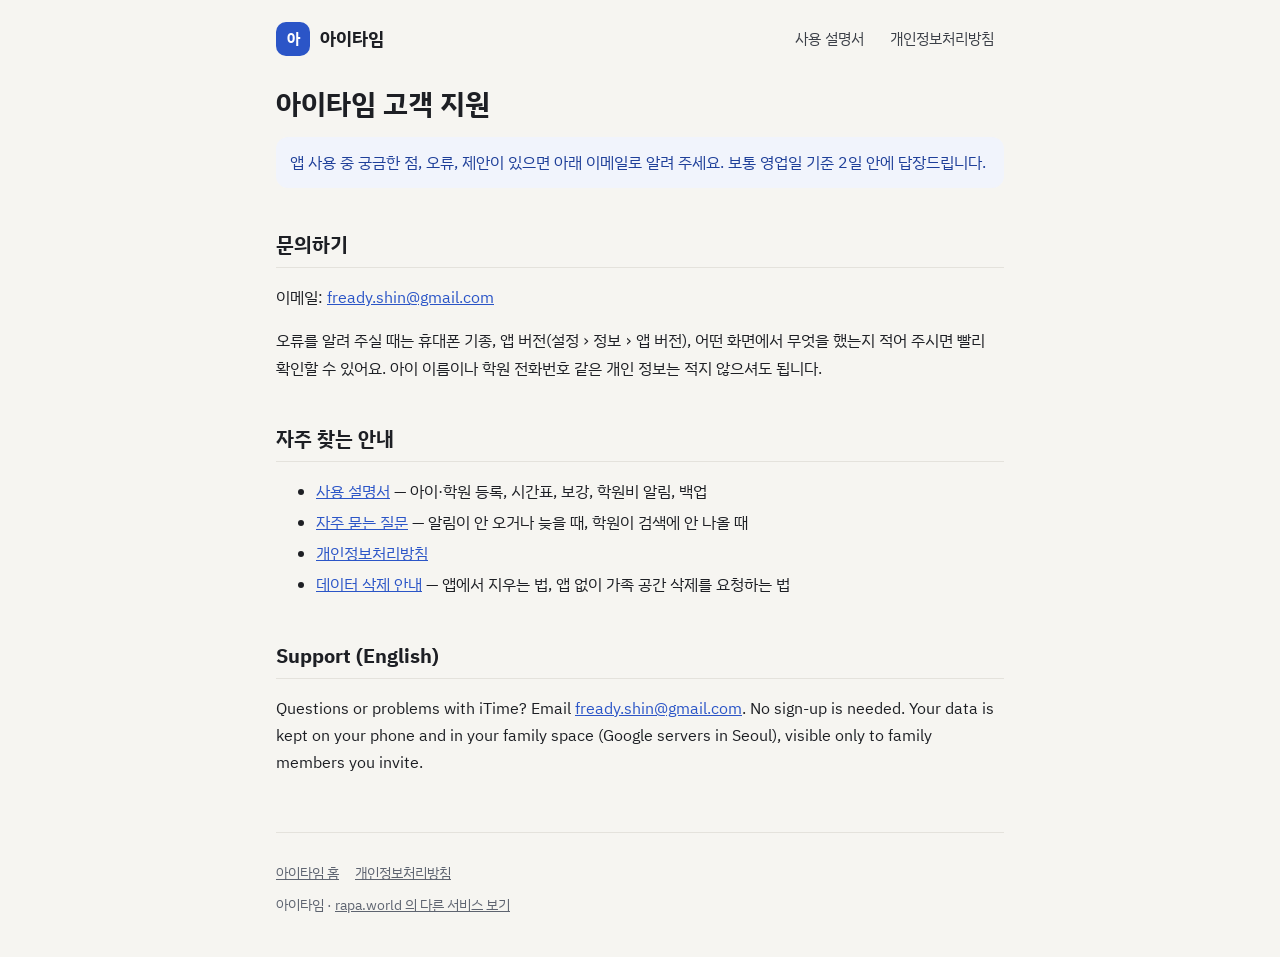
<file: support.html>
<!doctype html>
<html lang="ko">
<head>
<meta charset="utf-8">
<meta name="viewport" content="width=device-width, initial-scale=1">
<title>아이타임 고객 지원</title>
<link rel="canonical" href="https://itime.rapa.world/support.html">
<link rel="preconnect" href="https://fonts.googleapis.com">
<link rel="stylesheet" href="https://fonts.googleapis.com/css2?family=IBM+Plex+Sans+KR:wght@400;500;600;700&display=swap">
<link rel="stylesheet" href="site.css">
</head>
<body>
<div class="wrap narrow">
  <header class="top">
    <a class="brand" href="./"><span class="mark">아</span>아이타임</a>
    <nav><a href="manual/">사용 설명서</a><a href="privacy.html">개인정보처리방침</a></nav>
  </header>
  <main class="doc">
    <h1>아이타임 고객 지원</h1>
    <div class="note">앱 사용 중 궁금한 점, 오류, 제안이 있으면 아래 이메일로 알려 주세요. 보통 영업일 기준 2일 안에 답장드립니다.</div>

    <h2>문의하기</h2>
    <p>이메일: <a href="mailto:fready.shin@gmail.com?subject=%5B%EC%95%84%EC%9D%B4%ED%83%80%EC%9E%84%5D%20%EB%AC%B8%EC%9D%98">fready.shin@gmail.com</a></p>
    <p>오류를 알려 주실 때는 휴대폰 기종, 앱 버전(설정 › 정보 › 앱 버전), 어떤 화면에서 무엇을 했는지 적어 주시면 빨리 확인할 수 있어요.
      아이 이름이나 학원 전화번호 같은 개인 정보는 적지 않으셔도 됩니다.</p>

    <h2>자주 찾는 안내</h2>
    <ul>
      <li><a href="manual/">사용 설명서</a> — 아이·학원 등록, 시간표, 보강, 학원비 알림, 백업</li>
      <li><a href="manual/#faq">자주 묻는 질문</a> — 알림이 안 오거나 늦을 때, 학원이 검색에 안 나올 때</li>
      <li><a href="privacy.html">개인정보처리방침</a></li>
      <li><a href="account-deletion.html">데이터 삭제 안내</a> — 앱에서 지우는 법, 앱 없이 가족 공간 삭제를 요청하는 법</li>
    </ul>

    <h2>Support (English)</h2>
    <p>Questions or problems with iTime? Email <a href="mailto:fready.shin@gmail.com?subject=%5BiTime%5D%20Support">fready.shin@gmail.com</a>. No sign-up is needed. Your data is kept on your phone and in your family space (Google servers in Seoul), visible only to family members you invite.</p>
  </main>
  <footer class="site">
    <div class="links"><a href="./">아이타임 홈</a><a href="privacy.html">개인정보처리방침</a></div>
    아이타임 · <a href="https://rapa.world/">rapa.world 의 다른 서비스 보기</a>
  </footer>
</div>
</body>
</html>
</file>
<file: site.css>
/* 아이타임 사이트 — 앱 토큰(lib/theme/tokens.dart)과 같은 색 */
:root {
  --bg: #F6F5F1; --card: #FFFFFF; --ink: #1D1F24; --sub: #5E6470; --label: #3B3F47;
  --border: #E4E2DC; --primary: #2B55C7; --primary-soft: #F1F4FC; --primary-ink: #1E3F99;
  --warn-soft: #FFF0D6; --warn-ink: #7A4B00;
  --o: #FCE3CF; --o-ink: #8A3D0A; --b: #DCE7FB; --b-ink: #1E4699; --g: #D5F0E2; --g-ink: #1D6142; --p: #E8DEF8; --p-ink: #563199;
  color-scheme: light dark;
}
@media (prefers-color-scheme: dark) {
  :root { --bg: #121315; --card: #1C1E22; --ink: #ECEDEF; --sub: #A3A8B2; --label: #C9CCD2; --border: #2C2F35;
          --primary: #7C9BF0; --primary-soft: #1D2540; --primary-ink: #B8C9F7; --warn-soft: #3A2C12; --warn-ink: #F3C77B; }
}
* { box-sizing: border-box; }
html { -webkit-text-size-adjust: 100%; }
body { margin: 0; background: var(--bg); color: var(--ink);
       font-family: "IBM Plex Sans KR", system-ui, -apple-system, "Apple SD Gothic Neo", "Malgun Gothic", sans-serif;
       line-height: 1.7; word-break: keep-all; overflow-wrap: anywhere; }
a { color: var(--primary); }
img { max-width: 100%; height: auto; display: block; }
.wrap { max-width: 1040px; margin: 0 auto; padding: 0 16px; }
.narrow { max-width: 760px; }

/* 머리·바닥 */
.top { display: flex; align-items: center; justify-content: space-between; gap: 12px; padding: 18px 0; }
.brand { display: flex; align-items: center; gap: 10px; font-weight: 700; font-size: 1.15rem; color: var(--ink); text-decoration: none; }
.brand .mark { width: 34px; height: 34px; border-radius: 10px; background: var(--primary); color: #fff;
               display: grid; place-items: center; font-size: .95rem; }
.top nav { display: flex; gap: 6px; flex-wrap: wrap; }
.top nav a { text-decoration: none; color: var(--label); font-size: .92rem; padding: 8px 10px; border-radius: 10px; }
.top nav a:hover, .top nav a[aria-current] { background: var(--card); color: var(--ink); }
footer.site { margin-top: 56px; padding: 28px 0 40px; border-top: 1px solid var(--border); color: var(--sub); font-size: .88rem; }
footer.site a { color: var(--sub); }
footer.site .links { display: flex; gap: 16px; flex-wrap: wrap; margin-bottom: 8px; }

/* 랜딩 */
.hero { display: grid; grid-template-columns: 1.1fr .9fr; gap: 40px; align-items: center; padding: 28px 0 40px; }
.hero h1 { font-size: clamp(1.9rem, 5vw, 2.9rem); line-height: 1.3; margin: 0 0 14px; letter-spacing: -.02em; }
.hero p.lead { font-size: 1.08rem; color: var(--label); margin: 0 0 22px; }
.badges { display: flex; gap: 10px; flex-wrap: wrap; }
.badge { display: inline-flex; align-items: center; gap: 8px; padding: 12px 18px; border-radius: 14px;
         background: var(--ink); color: var(--bg); font-weight: 600; text-decoration: none; font-size: .95rem; }
.badge.soon { background: var(--card); color: var(--sub); border: 1px dashed var(--border); }
.badge.ghost { background: transparent; color: var(--primary); border: 1px solid var(--primary); }
.phone { width: min(320px, 82vw); margin: 0 auto; border-radius: 36px; padding: 10px; background: #1D1F24;
         box-shadow: 0 30px 60px rgba(29,31,36,.18); }
.phone img { border-radius: 28px; }
.phone.sm { width: min(250px, 70vw); border-radius: 30px; padding: 8px; }
.phone.sm img { border-radius: 23px; }

.pill-row { display: flex; gap: 8px; flex-wrap: wrap; margin: 0 0 22px; padding: 0; list-style: none; }
.pill-row li { background: var(--card); border: 1px solid var(--border); border-radius: 20px; padding: 4px 12px; font-size: .88rem; color: var(--label); }

section.feature { display: grid; grid-template-columns: 1fr 1fr; gap: 40px; align-items: center; padding: 40px 0; }
section.feature:nth-of-type(even) .text { order: 2; }
section.feature h2 { font-size: 1.55rem; line-height: 1.35; margin: 6px 0 12px; letter-spacing: -.01em; }
section.feature .kicker { color: var(--primary); font-weight: 600; font-size: .9rem; }
section.feature p { color: var(--label); margin: 0 0 10px; }
section.feature ul { padding-left: 20px; color: var(--label); margin: 0; }

.cards { display: grid; grid-template-columns: repeat(3, 1fr); gap: 14px; margin: 18px 0 0; }
.card { background: var(--card); border-radius: 16px; padding: 18px; }
.card h3 { margin: 0 0 6px; font-size: 1.02rem; }
.card p { margin: 0; color: var(--sub); font-size: .94rem; }
.band { background: var(--card); border-radius: 22px; padding: 30px; margin: 30px 0; }
.band h2 { margin: 0 0 6px; font-size: 1.45rem; }

details { background: var(--card); border-radius: 14px; padding: 14px 16px; margin: 8px 0; }
details summary { cursor: pointer; font-weight: 600; }
details p { margin: 8px 0 0; color: var(--label); }

/* 문서(설명서·방침) */
.doc h1 { font-size: 1.75rem; margin: 8px 0 4px; line-height: 1.35; }
.doc h2 { font-size: 1.22rem; margin: 40px 0 10px; padding-bottom: 6px; border-bottom: 1px solid var(--border); scroll-margin-top: 16px; }
.doc h3 { font-size: 1.04rem; margin: 22px 0 6px; }
.doc .date { color: var(--sub); font-size: .9rem; margin-bottom: 20px; }
.doc li { margin: 4px 0; }
.note { background: var(--primary-soft); color: var(--primary-ink); border-radius: 12px; padding: 12px 14px; margin: 14px 0; }
.warn { background: var(--warn-soft); color: var(--warn-ink); border-radius: 12px; padding: 12px 14px; margin: 14px 0; }
/* 설명서 목차 — 앱 주간 시간표 모양: 요일 머리줄 + 학원 색 블록. 블록 색은 앱 학원 색(o·b·g·p)과 같다 */
.toc { --n: #ECEAE4; --n-ink: #3B3F47; --mono: "IBM Plex Mono", ui-monospace, Menlo, monospace;
  background: var(--card); border: 1px solid var(--border); border-radius: 20px; overflow: hidden;
  box-shadow: 0 1px 0 rgba(0,0,0,.02), 0 10px 30px -18px rgba(30,40,80,.35); }
.toc .tt-head { display: flex; align-items: center; justify-content: space-between; gap: 12px;
  padding: 14px 18px; background: var(--ink); color: var(--bg); }
.toc .tt-title { font-weight: 700; font-size: 1.05rem; letter-spacing: -.01em; }
.toc .tt-days { display: flex; gap: 4px; font: 600 .74rem/1 var(--mono); }
.toc .tt-days i { font-style: normal; width: 24px; height: 24px; display: grid; place-items: center; border-radius: 50%; opacity: .55; }
.toc .tt-days i.on { background: var(--primary); color: #fff; opacity: 1; }
.toc .tt-grid { display: grid; grid-template-columns: 1fr; gap: 10px; padding: 14px;
  background: repeating-linear-gradient(to bottom, transparent 0 43px, var(--border) 43px 44px); }
@media (min-width: 720px) { .toc .tt-grid { grid-template-columns: 1fr 1fr; } .toc .tt-blk.c-n { grid-column: 1 / -1; }
  .toc .tt-blk.c-n ol { columns: 2; column-gap: 28px; } .toc .tt-blk.c-n li { break-inside: avoid; } }
.toc .tt-blk { --c: var(--n); --ci: var(--n-ink); background: var(--c); color: var(--ci);
  border-radius: 12px; padding: 10px 14px 8px; border-left: 4px solid color-mix(in srgb, var(--ci) 55%, transparent); }
.toc .c-o { --c: var(--o); --ci: var(--o-ink); } .toc .c-b { --c: var(--b); --ci: var(--b-ink); }
.toc .c-g { --c: var(--g); --ci: var(--g-ink); } .toc .c-p { --c: var(--p); --ci: var(--p-ink); }
.toc .tt-name { font-weight: 700; font-size: .95rem; margin-bottom: 2px; }
.toc ol { list-style: none; margin: 0; padding: 0; }
.toc li a { display: flex; align-items: baseline; gap: 8px; padding: 5px 0; color: inherit; text-decoration: none; font-size: .95rem; }
.toc li a .n { flex: none; width: 2.6em; font: 600 .8rem var(--mono); opacity: .7; }
.toc li a .t { flex: none; max-width: 68%; font-weight: 500; }
.toc li a::after { content: ""; order: 3; flex: 1; min-width: 10px; border-bottom: 1.5px dotted currentColor; opacity: .35; transform: translateY(-.3em); }
.toc li a .tab { order: 4; flex: none; font-size: .72rem; font-weight: 700; padding: 2px 8px; border-radius: 999px;
  background: rgba(255,255,255,.75); color: var(--ci); }
.toc li a:hover .t { text-decoration: underline; text-underline-offset: 3px; }
.toc .tt-sum { display: flex; justify-content: space-between; gap: 10px; flex-wrap: wrap; padding: 10px 18px 12px;
  border-top: 1px dashed var(--border); color: var(--sub); font: 500 .78rem var(--mono); }
table { border-collapse: collapse; width: 100%; margin: 10px 0; font-size: .93rem; background: var(--card); border-radius: 12px; overflow: hidden; }
th, td { border-bottom: 1px solid var(--border); padding: 9px 10px; text-align: left; vertical-align: top; }
th { color: var(--label); font-weight: 600; }
.shot-row { display: flex; gap: 18px; flex-wrap: wrap; justify-content: center; margin: 16px 0; }
.shot-row figure { margin: 0; text-align: center; }
.shot-row figcaption { color: var(--sub); font-size: .85rem; margin-top: 8px; }
.tag { display: inline-block; font-size: .78rem; font-weight: 700; padding: 1px 7px; border-radius: 6px; }
.t-paid { background: #D5F0E2; color: #1D6142; } .t-soon { background: #E9E7E1; color: #3B3F47; }
.t-today { background: #FFE2B8; color: #7A4B00; } .t-over { background: #9B2C1F; color: #fff; }
.kbd { background: var(--card); border: 1px solid var(--border); border-radius: 6px; padding: 0 6px; font-size: .9em; }

@media (max-width: 760px) {
  .hero, section.feature { grid-template-columns: 1fr; gap: 24px; }
  section.feature:nth-of-type(even) .text { order: 0; }
  .cards { grid-template-columns: 1fr; }
  .band { padding: 22px 18px; }
  .top { flex-direction: column; align-items: flex-start; }
}
/* 그리드 칸이 내용(폰 이미지) 폭 때문에 화면 밖으로 밀리지 않게 */
.hero > *, section.feature > *, .cards > * { min-width: 0; }
</file>
